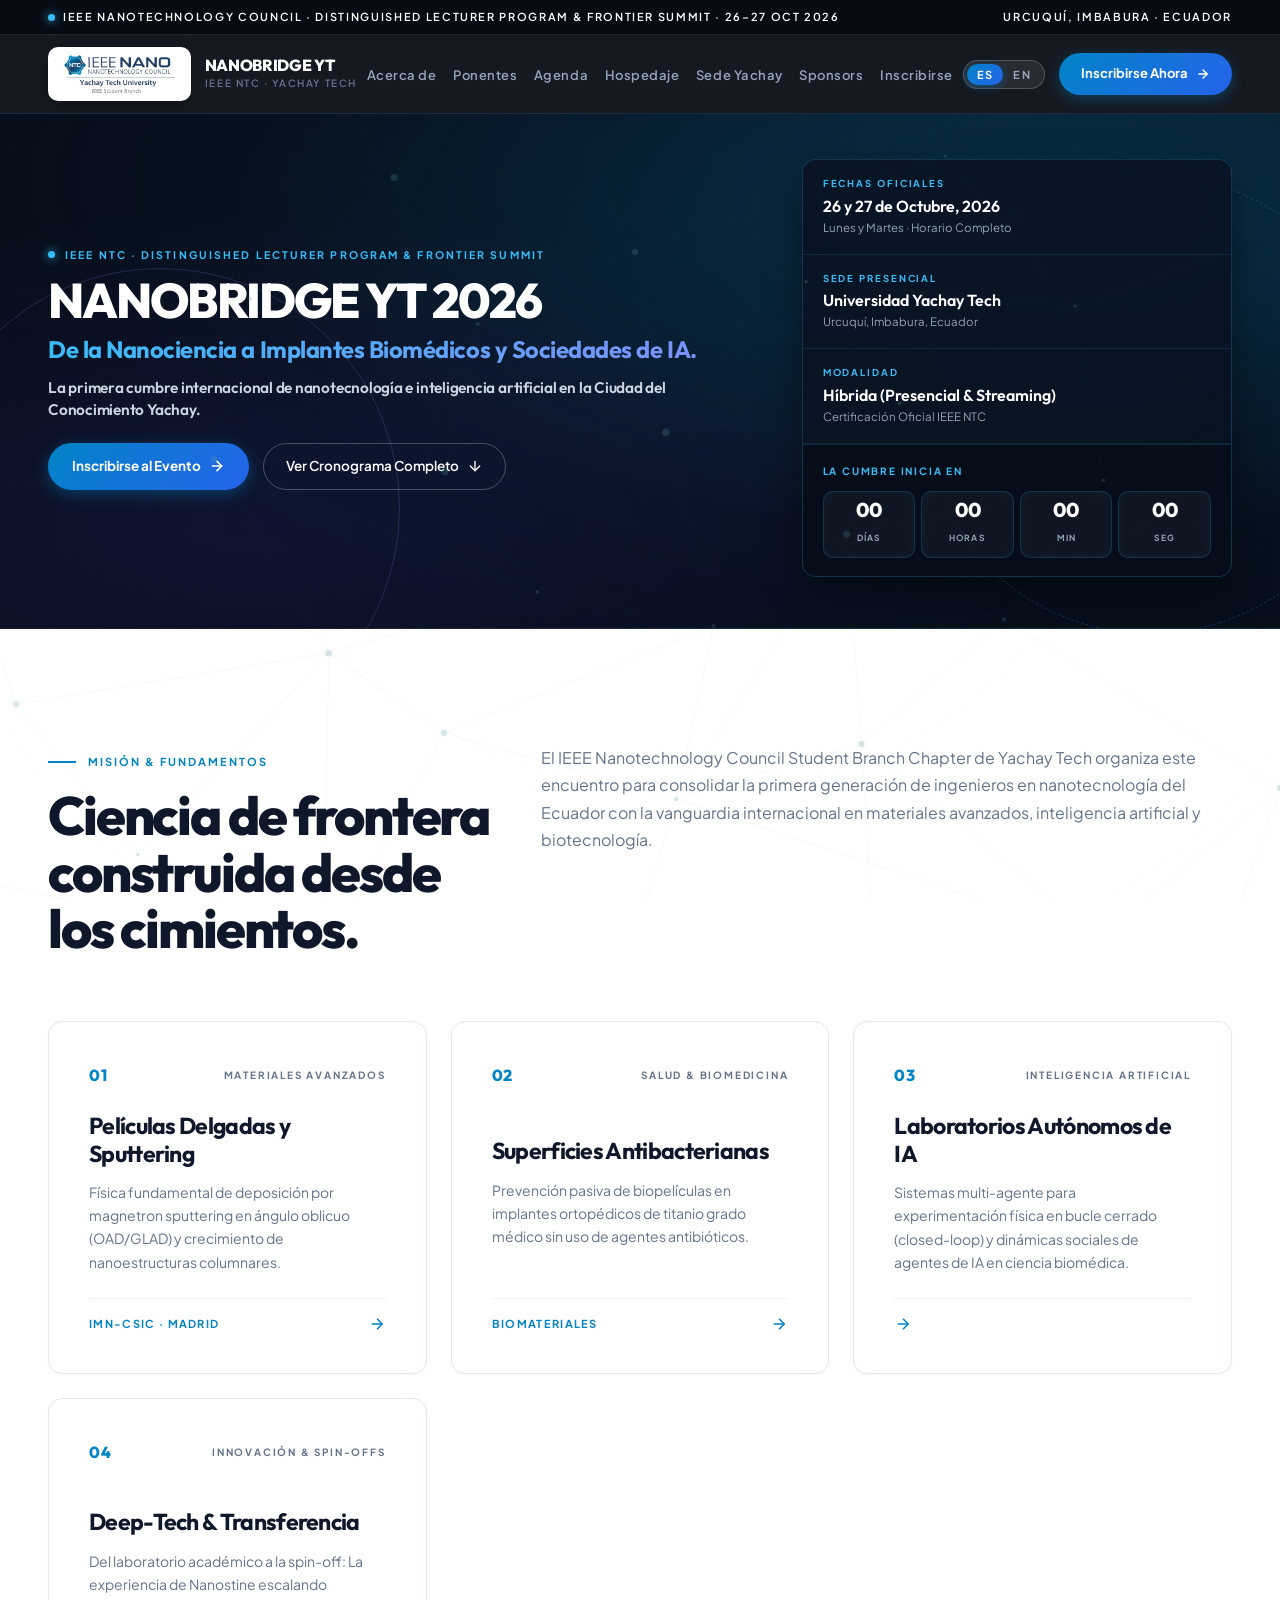
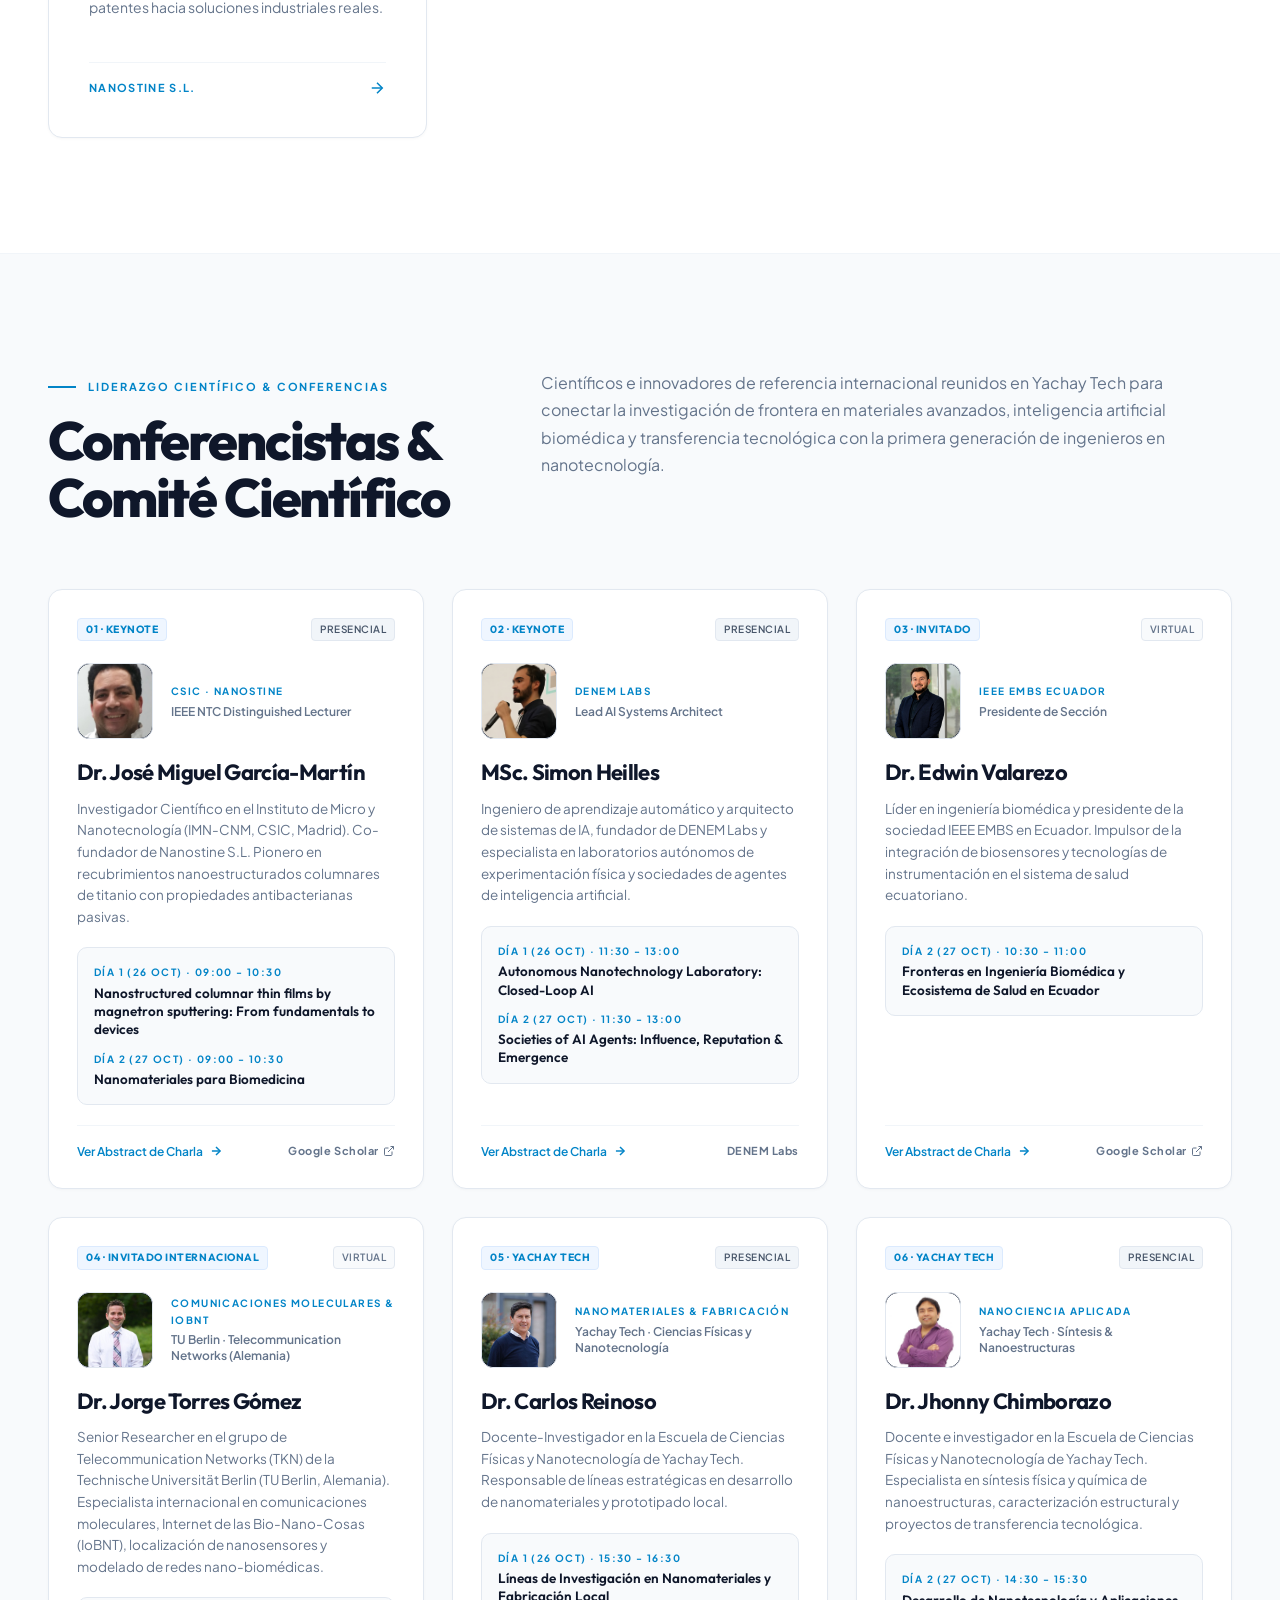
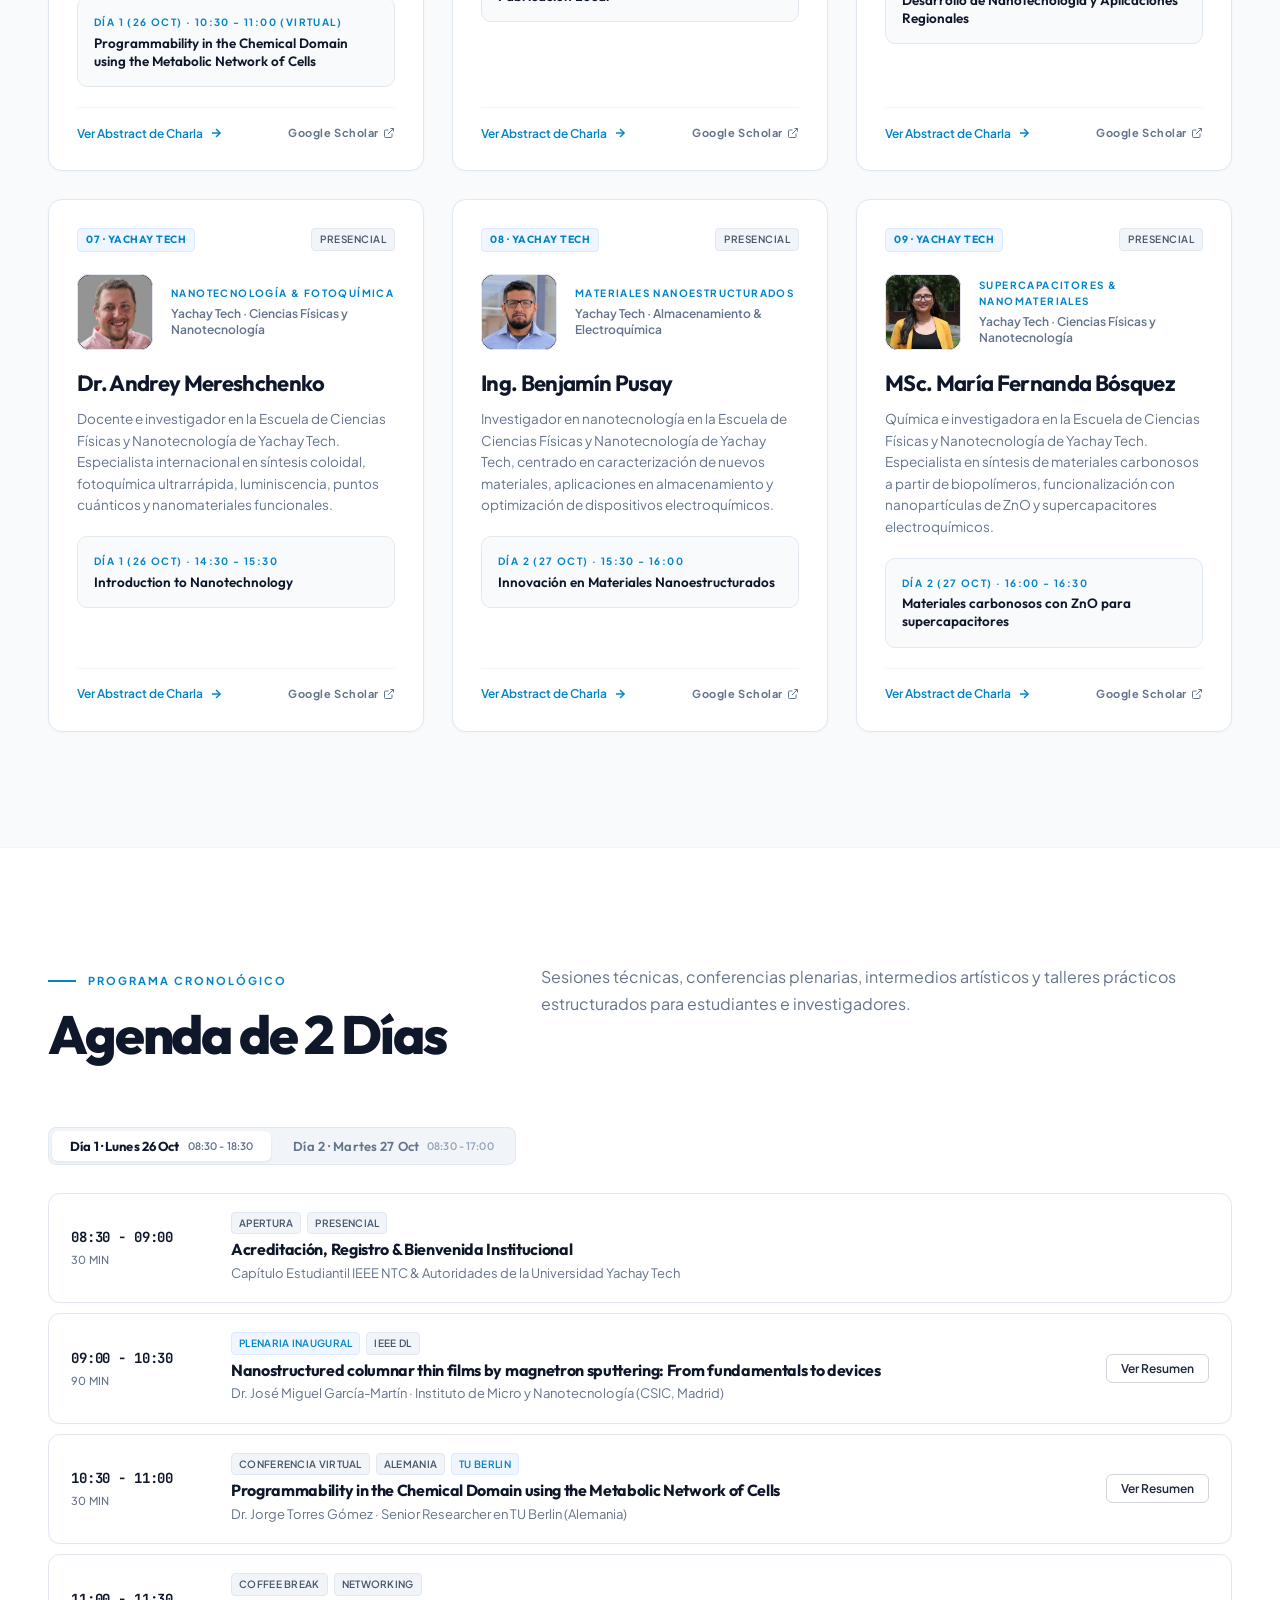
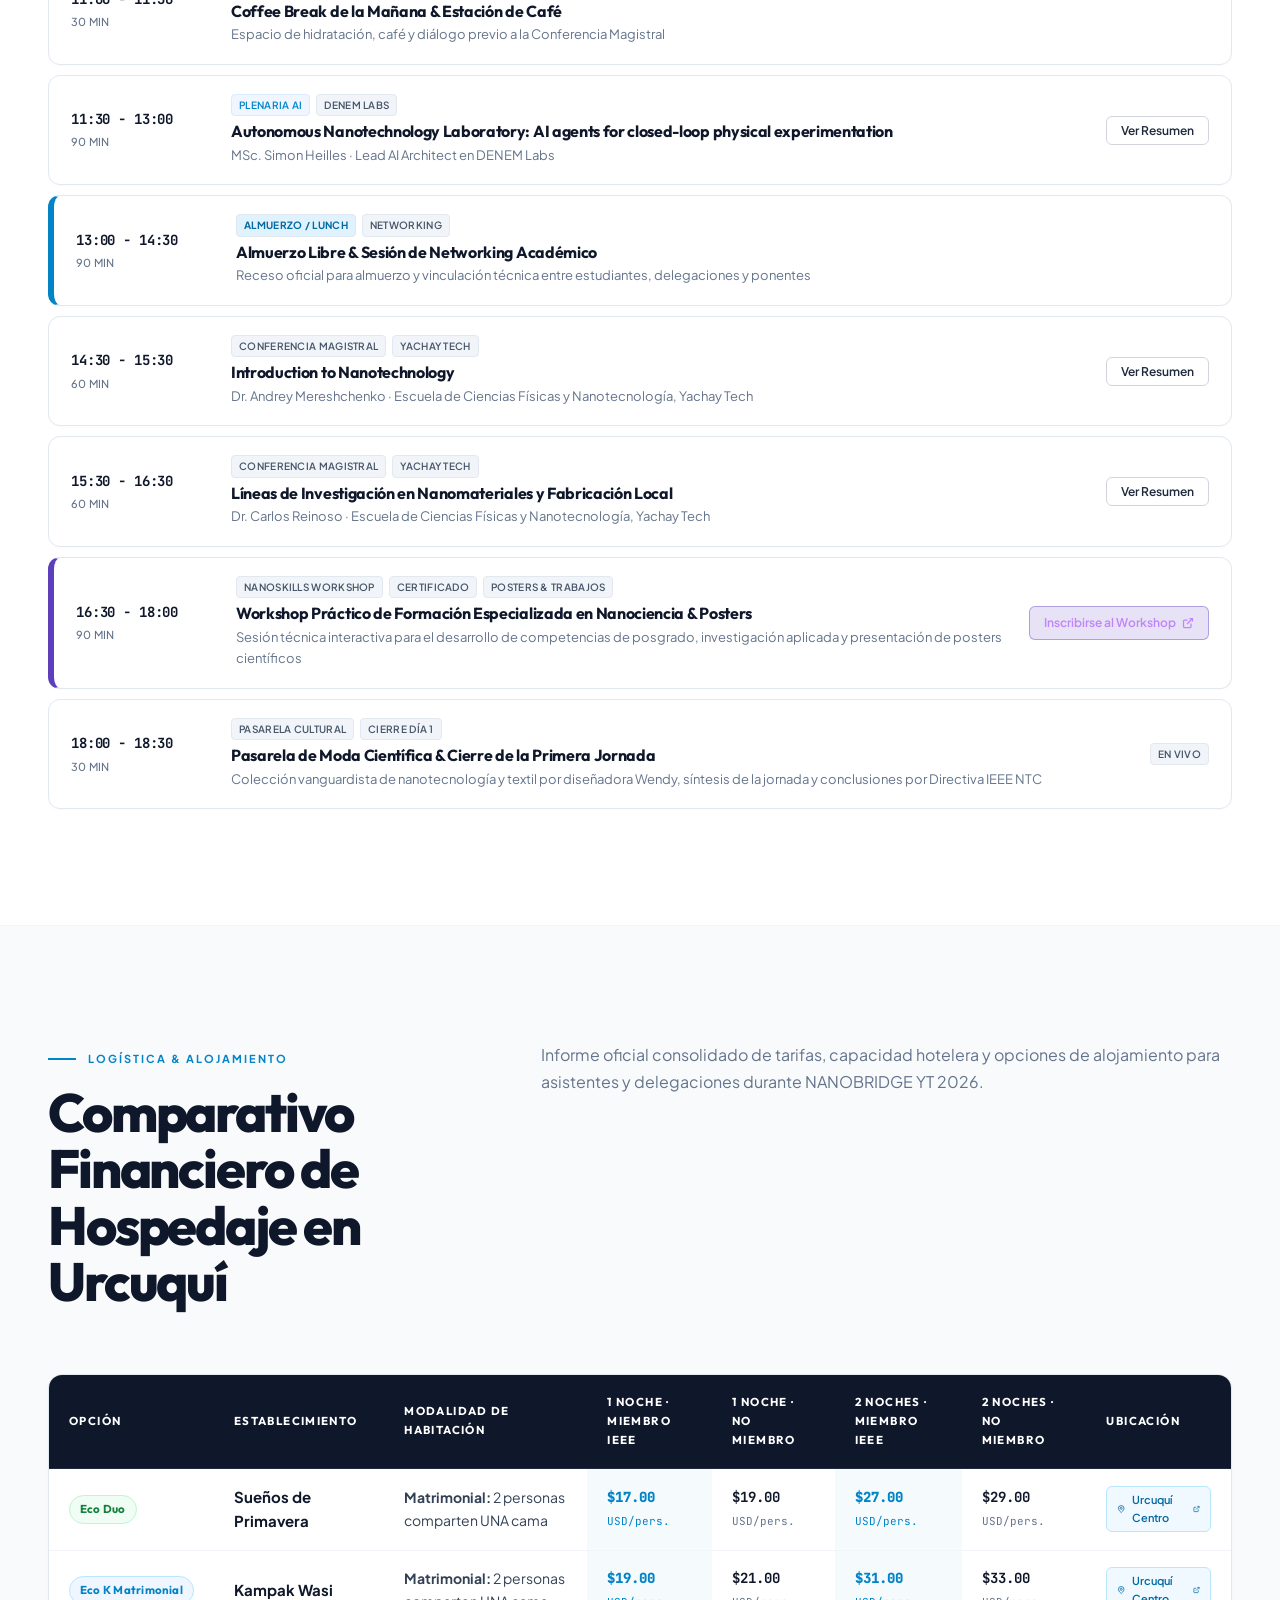
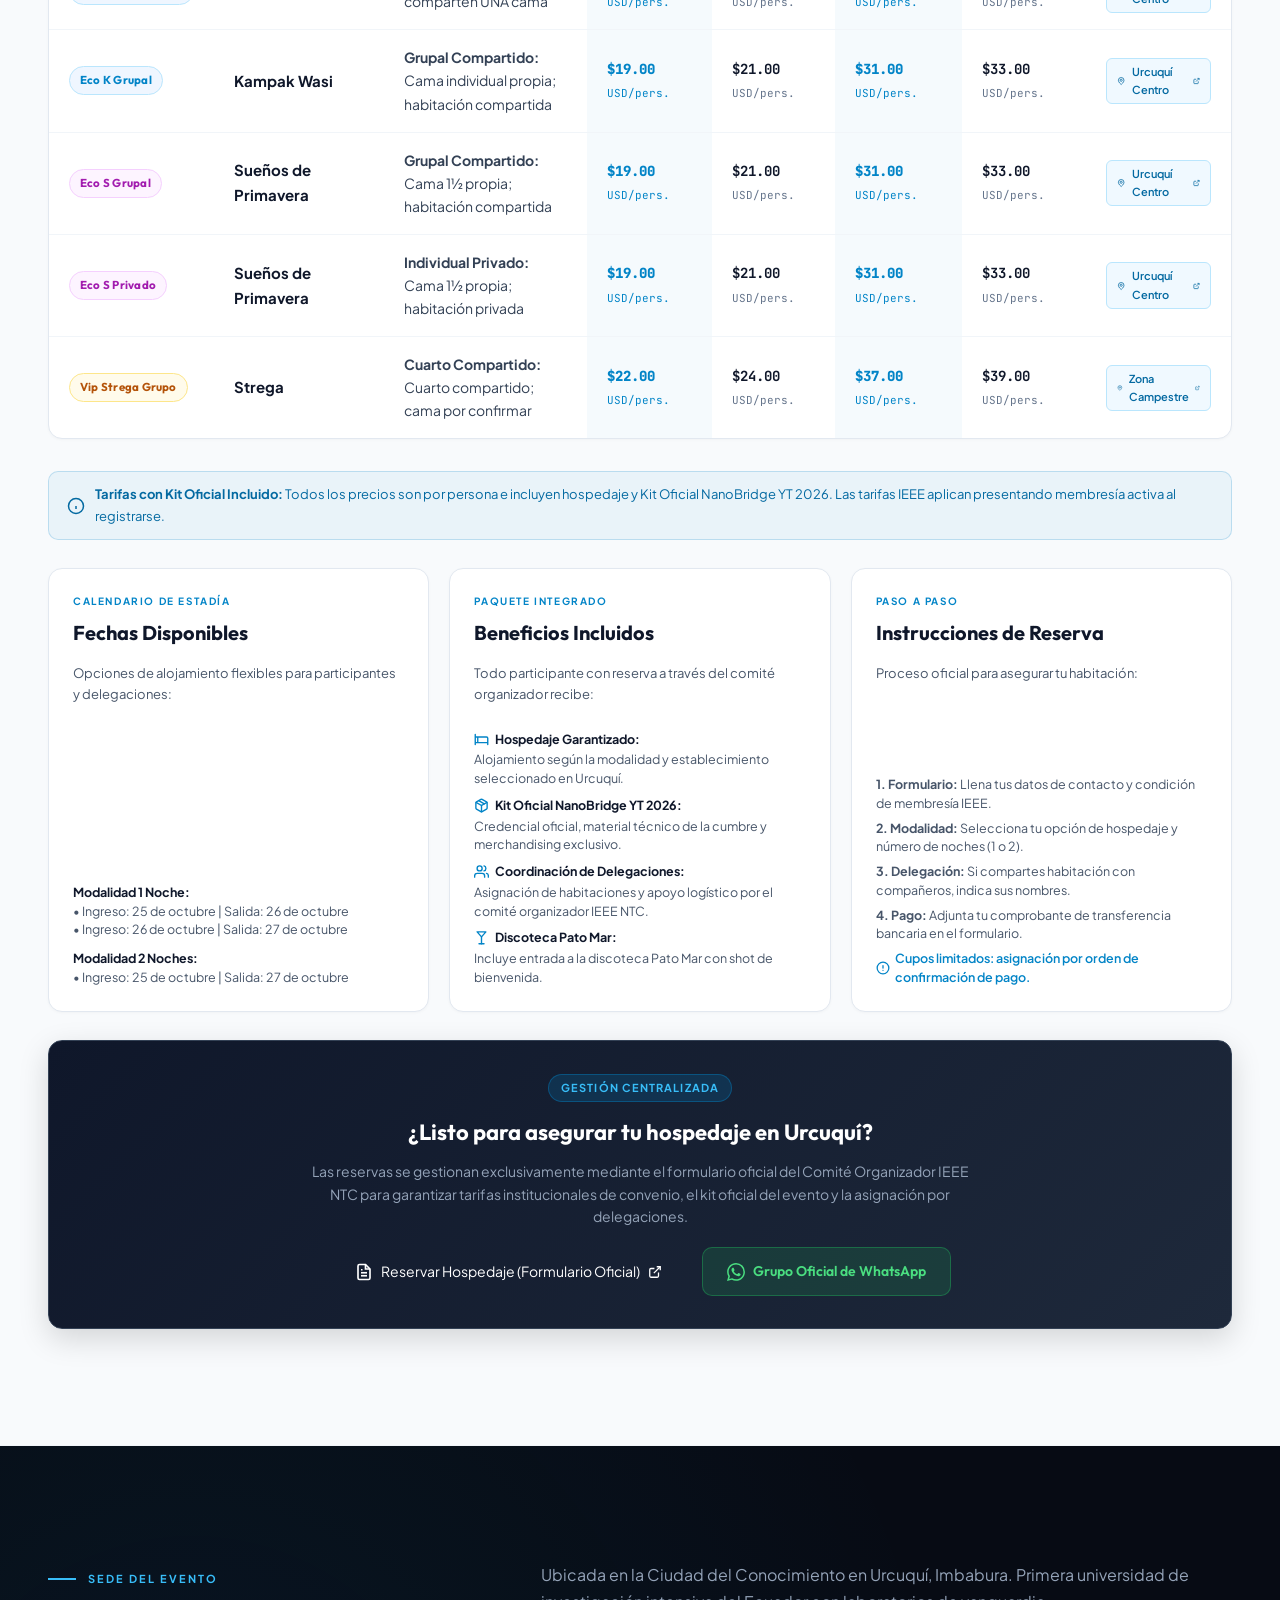
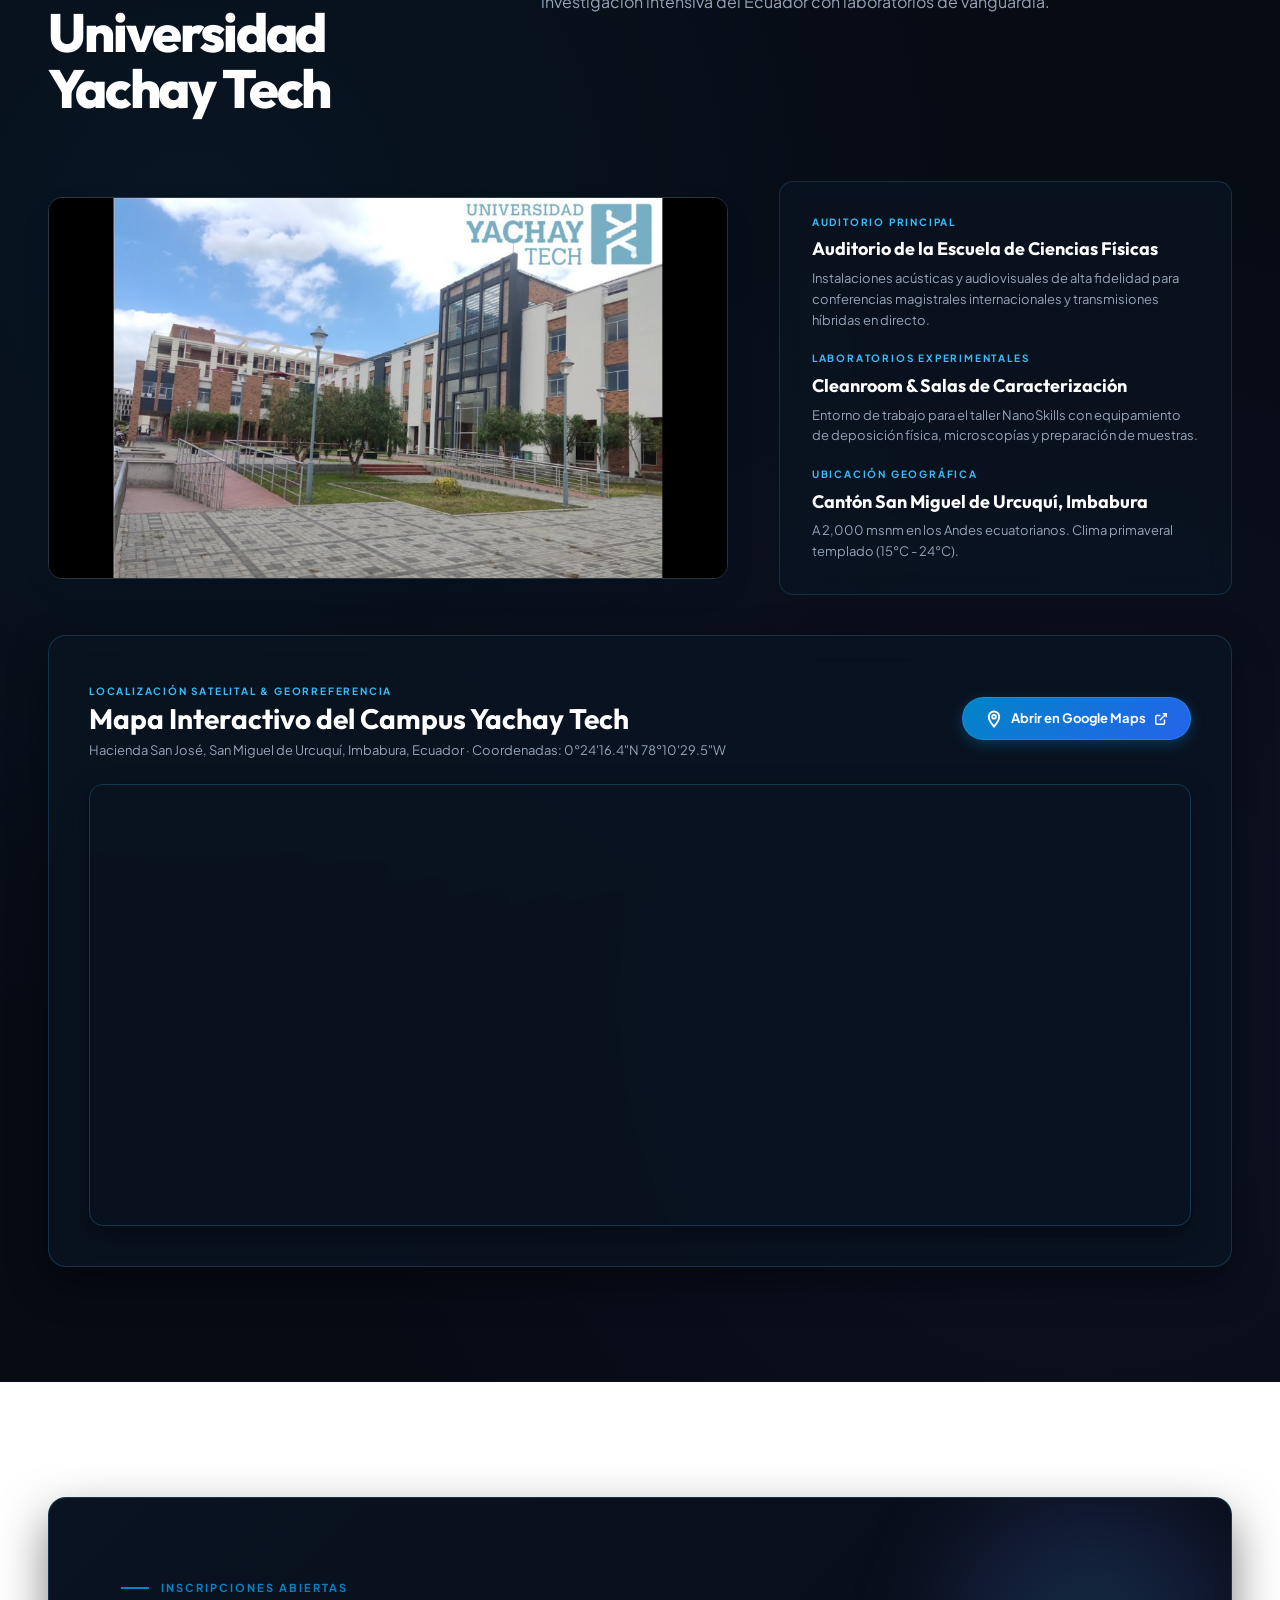
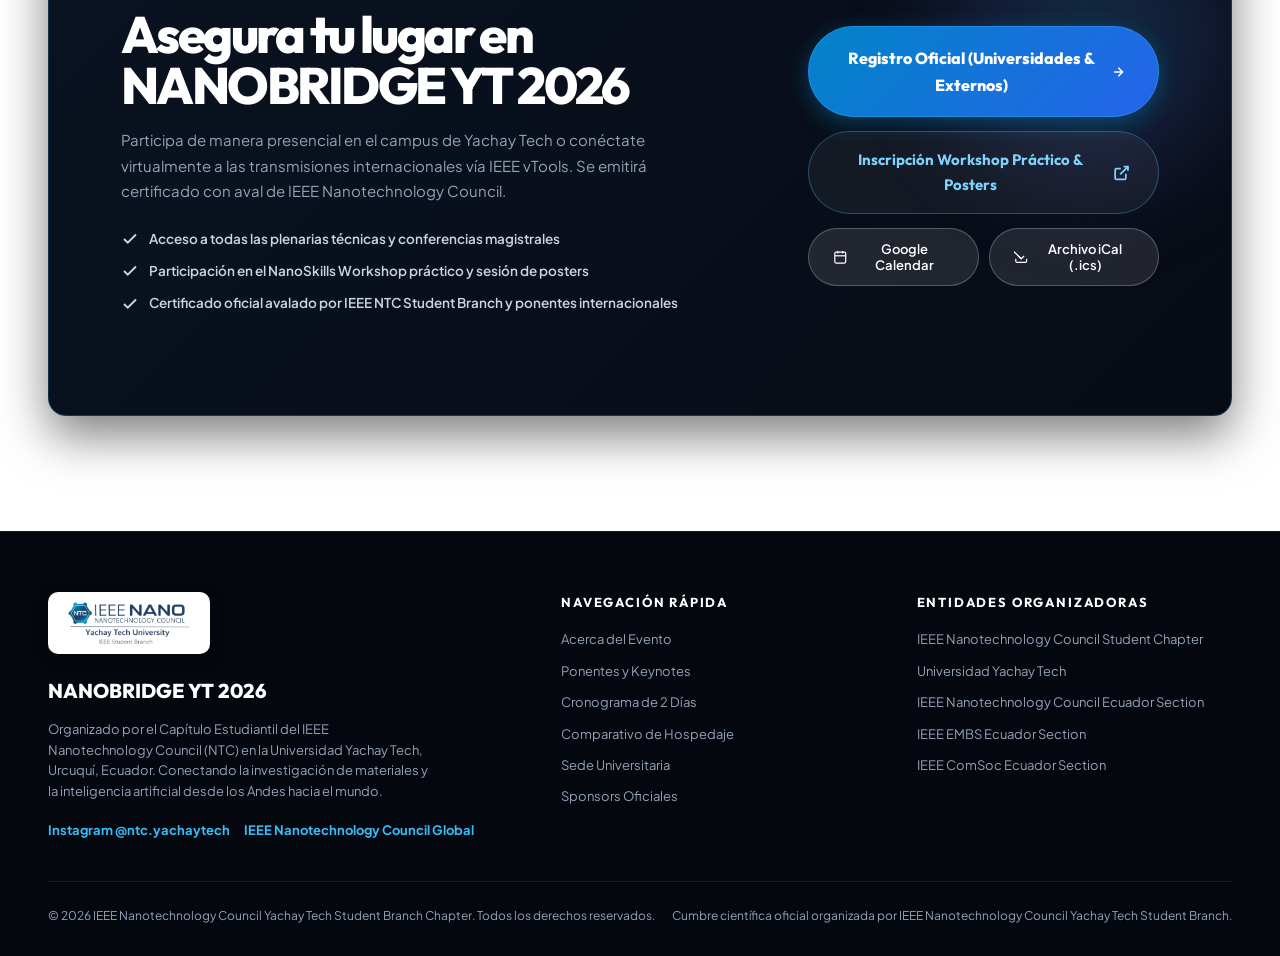
<file: index.html>
<!DOCTYPE html>
<html lang="es">
<head>
  <meta charset="UTF-8">
  <meta name="viewport" content="width=device-width, initial-scale=1.0">
  <title>NANOBRIDGE YT 2026 | IEEE Nanotechnology Council Distinguished Lecturer Program</title>
  <meta name="description" content="NANOBRIDGE YT 2026: Cumbre de Nanociencia, Implantes Biomédicos y Sociedades de IA con Dr. José Miguel García-Martín (CSIC) y MSc. Simon Heilles (DENEM Labs) en Universidad Yachay Tech.">
  <meta name="keywords" content="IEEE, Nanotechnology Council, Yachay Tech, CSIC, DENEM Labs, José Miguel García-Martín, Simon Heilles, biomédica, inteligencia artificial, nanotecnología">
  <meta name="author" content="IEEE Nanotechnology Council - Yachay Tech Student Branch">

  <!-- Open Graph / Meta -->
  <meta property="og:title" content="NANOBRIDGE YT 2026 | IEEE NTC Distinguished Lecturer Program">
  <meta property="og:description" content="Frontier Nanoscience, Biomedical Implants & Societies of AI Agents. 26-27 de Octubre, 2026 · Yachay Tech University, Ecuador.">
  <meta property="og:type" content="website">
  <meta property="og:image" content="assets/ieee-ntc-official-trimmed.png">

  <!-- Favicon -->
  <link rel="icon" type="image/svg+xml" href="assets/ieee-ntc-official-trimmed.svg">

  <!-- Stylesheet -->
  <link rel="stylesheet" href="styles.css?v=3.7">
</head>
<body>

  <!-- Background Interactive Mesh & Pointer Aura -->
  <canvas id="mesh-canvas" aria-hidden="true"></canvas>
  <div class="ambient-aura" aria-hidden="true"></div>

  <!-- Top Notification Bar -->
  <div class="top-notice-bar">
    <div class="container notice-inner">
      <div class="notice-left">
        <span class="notice-dot"></span>
        <span data-i18n="top-notice">IEEE Nanotechnology Council · Distinguished Lecturer Program & Frontier Summit · 26–27 Oct 2026</span>
      </div>
      <div class="notice-right">
        <span>Urcuquí, Imbabura · Ecuador</span>
      </div>
    </div>
  </div>

  <!-- Main Navigation Header -->
  <header class="main-header" id="main-header">
    <div class="container nav-wrapper">
      <div class="brand-group">
        <a href="#hero" class="brand-badge" aria-label="NANOBRIDGE YT 2026 - Inicio">
          <div class="brand-logo-badge">
            <img src="assets/ieee-ntc-official-trimmed.png" alt="IEEE Nanotechnology Council · Yachay Tech Student Branch" class="brand-logo-img">
          </div>
          <div class="brand-text-block">
            <span class="brand-tag">NANOBRIDGE YT</span>
            <span class="brand-sub">IEEE NTC · Yachay Tech</span>
          </div>
        </a>
      </div>

      <!-- Desktop Menu Links -->
      <nav aria-label="Navegación Principal">
        <ul class="nav-menu">
          <li><a href="#about" class="nav-link" data-i18n="nav-about">Acerca de</a></li>
          <li><a href="#speakers" class="nav-link" data-i18n="nav-speakers">Ponentes</a></li>
          <li><a href="#schedule" class="nav-link" data-i18n="nav-schedule">Agenda</a></li>
          <li><a href="#lodging" class="nav-link" data-i18n="nav-lodging">Hospedaje</a></li>
          <li><a href="#venue" class="nav-link" data-i18n="nav-venue">Sede Yachay</a></li>
          <li><a href="sponsors.html" class="nav-link" data-i18n="nav-sponsors">Sponsors</a></li>
          <li><a href="#registration" class="nav-link" data-i18n="nav-register">Inscribirse</a></li>
        </ul>
      </nav>

      <!-- Language & CTA Actions -->
      <div class="nav-actions">
        <div class="lang-toggle" aria-label="Seleccionar idioma">
          <button type="button" class="lang-btn active lang-btn-es" id="lang-btn-es">ES</button>
          <button type="button" class="lang-btn lang-btn-en" id="lang-btn-en">EN</button>
        </div>
        <a href="#registration" class="btn-header-cta" data-i18n="cta-register">
          <span>Inscribirse Ahora</span>
          <svg width="14" height="14" viewBox="0 0 24 24" fill="none" stroke="currentColor" stroke-width="2.5" stroke-linecap="round" stroke-linejoin="round"><path d="M5 12h14"></path><path d="m12 5 7 7-7 7"></path></svg>
        </a>
        <button type="button" class="mobile-hamburger" id="mobile-hamburger" aria-label="Abrir Menú">
          <span></span><span></span><span></span>
        </button>
      </div>
    </div>
  </header>

  <!-- Mobile Drawer Menu -->
  <div class="mobile-nav-drawer" id="mobile-nav-drawer">
    <div class="lang-toggle" style="margin-bottom: 16px; align-self: flex-start;" aria-label="Seleccionar idioma">
      <button type="button" class="lang-btn active lang-btn-es" id="lang-btn-es-mobile">ES</button>
      <button type="button" class="lang-btn lang-btn-en" id="lang-btn-en-mobile">EN</button>
    </div>
    <a href="#about" class="nav-link" data-i18n="nav-about">Acerca de</a>
    <a href="#speakers" class="nav-link" data-i18n="nav-speakers">Ponentes</a>
    <a href="#schedule" class="nav-link" data-i18n="nav-schedule">Agenda</a>
    <a href="#lodging" class="nav-link" data-i18n="nav-lodging">Hospedaje</a>
    <a href="#venue" class="nav-link" data-i18n="nav-venue">Sede Yachay</a>
    <a href="sponsors.html" class="nav-link" data-i18n="nav-sponsors">Sponsors</a>
    <a href="#registration" class="nav-link" data-i18n="nav-register">Inscribirse</a>
  </div>

  <main>

    <!-- ============================================================
         HERO SECTION (MIT CRITICAL DATA INSPIRED)
         Deep Teal, Orbital Rings, Pastel Typography & Live Countdown
         ============================================================ -->
    <section class="hero-section" id="hero" data-fellowship-scene="ink">
      <div class="hero-background-aura" aria-hidden="true"></div>
      <div class="hero-orbit-ring-1" aria-hidden="true"></div>
      <div class="hero-orbit-ring-2" aria-hidden="true"></div>

      <div class="container hero-grid">
        <div class="hero-left-col">
          <div class="hero-eyebrow-wrapper">
            <span class="eyebrow-pill"></span>
            <span data-i18n="hero-eyebrow">IEEE NTC · DISTINGUISHED LECTURER PROGRAM & FRONTIER SUMMIT</span>
          </div>

          <h1 class="hero-main-title">
            <span data-i18n="hero-title-main">NANOBRIDGE YT 2026</span>
            <span class="highlight-accent" data-i18n="hero-title-sub">De la Nanociencia a Implantes Biomédicos y Sociedades de IA.</span>
          </h1>

          <p class="hero-tagline" data-i18n="hero-tagline">
            La primera cumbre internacional de nanotecnología e inteligencia artificial en la Ciudad del Conocimiento Yachay.
          </p>

          <div class="hero-cta-group">
            <a href="#registration" class="btn-primary-pill">
              <span data-i18n="hero-btn-register">Inscribirse al Evento</span>
              <svg width="16" height="16" viewBox="0 0 24 24" fill="none" stroke="currentColor" stroke-width="2.5" stroke-linecap="round" stroke-linejoin="round"><path d="M5 12h14"></path><path d="m12 5 7 7-7 7"></path></svg>
            </a>
            <a href="#schedule" class="btn-outline-pill">
              <span data-i18n="hero-btn-schedule">Ver Cronograma Completo</span>
              <svg width="16" height="16" viewBox="0 0 24 24" fill="none" stroke="currentColor" stroke-width="2" stroke-linecap="round" stroke-linejoin="round"><path d="M12 5v14"></path><path d="m19 12-7 7-7-7"></path></svg>
            </a>
          </div>
        </div>

        <!-- Hero Right Panel: Summit Metadata & Countdown -->
        <div class="hero-right-col">
          <div class="hero-meta-panel">
            <div class="meta-box">
              <p class="meta-label" data-i18n="hero-meta-dates-label">Fechas Oficiales</p>
              <p class="meta-value" data-i18n="hero-meta-dates-val">26 y 27 de Octubre, 2026</p>
              <p class="meta-subtext" data-i18n="hero-meta-dates-sub">Lunes y Martes · Horario Completo</p>
            </div>

            <div class="meta-box">
              <p class="meta-label" data-i18n="hero-meta-venue-label">Sede Presencial</p>
              <p class="meta-value" data-i18n="hero-meta-venue-val">Universidad Yachay Tech</p>
              <p class="meta-subtext" data-i18n="hero-meta-venue-sub">Urcuquí, Imbabura, Ecuador</p>
            </div>

            <div class="meta-box">
              <p class="meta-label" data-i18n="hero-meta-mode-label">Modalidad</p>
              <p class="meta-value" data-i18n="hero-meta-mode-val">Híbrida (Presencial & Streaming)</p>
              <p class="meta-subtext" data-i18n="hero-meta-mode-sub">Certificación Oficial IEEE NTC</p>
            </div>

            <!-- Live Real-Time Countdown -->
            <div class="countdown-block">
              <div class="countdown-header">
                <span class="countdown-title" data-i18n="countdown-title">La cumbre inicia en</span>
              </div>
              <div class="countdown-grid">
                <div class="countdown-unit-box">
                  <span class="countdown-number" id="count-days">00</span>
                  <span class="countdown-label" data-i18n="count-unit-days">Días</span>
                </div>
                <div class="countdown-unit-box">
                  <span class="countdown-number" id="count-hours">00</span>
                  <span class="countdown-label" data-i18n="count-unit-hours">Horas</span>
                </div>
                <div class="countdown-unit-box">
                  <span class="countdown-number" id="count-minutes">00</span>
                  <span class="countdown-label" data-i18n="count-unit-mins">Min</span>
                </div>
                <div class="countdown-unit-box">
                  <span class="countdown-number" id="count-seconds">00</span>
                  <span class="countdown-label" data-i18n="count-unit-secs">Seg</span>
                </div>
              </div>
            </div>
          </div>
        </div>
      </div>
    </section>

    <!-- ============================================================
         ABOUT & PILLARS SECTION (WARM CREAM & PASTEL SAGE)
         Rounded Cards with 01, 02, 03, 04 Indices
         ============================================================ -->
    <section class="section section-white" id="about" data-fellowship-scene="paper">
      <div class="container">
        <div class="section-header-grid">
          <div>
            <div class="section-eyebrow eyebrow-rust">
              <span class="eyebrow-line"></span>
              <span data-i18n="about-eyebrow">Misión & Fundamentos</span>
            </div>
            <h2 class="section-title-large" data-i18n="about-title">
              Ciencia de frontera construida desde los cimientos.
            </h2>
          </div>
          <div>
            <p class="section-lead-text" data-i18n="about-lead">
              El IEEE Nanotechnology Council Student Branch Chapter de Yachay Tech organiza este encuentro para consolidar la primera generación de ingenieros en nanotecnología del Ecuador con la vanguardia internacional en materiales avanzados, inteligencia artificial y biotecnología.
            </p>
          </div>
        </div>

        <div class="pillars-grid">
          <!-- Pillar 1 -->
          <article class="pillar-card">
            <div class="pillar-card-top">
              <span class="pillar-index">01</span>
              <span class="pillar-category" data-i18n="pillar-cat-1">Materiales Avanzados</span>
            </div>
            <div>
              <h3 class="pillar-card-title" data-i18n="pillar-1-title">Películas Delgadas y Sputtering</h3>
              <p class="pillar-card-desc" data-i18n="pillar-1-desc">
                Física fundamental de deposición por magnetron sputtering en ángulo oblicuo (OAD/GLAD) y crecimiento de nanoestructuras columnares.
              </p>
            </div>
            <div class="pillar-card-footer">
              <span>IMN-CSIC · Madrid</span>
              <svg width="18" height="18" viewBox="0 0 24 24" fill="none" stroke="currentColor" stroke-width="2"><path d="M5 12h14"></path><path d="m12 5 7 7-7 7"></path></svg>
            </div>
          </article>

          <!-- Pillar 2 -->
          <article class="pillar-card">
            <div class="pillar-card-top">
              <span class="pillar-index">02</span>
              <span class="pillar-category" data-i18n="pillar-cat-2">Salud & Biomedicina</span>
            </div>
            <div>
              <h3 class="pillar-card-title" data-i18n="pillar-2-title">Superficies Antibacterianas</h3>
              <p class="pillar-card-desc" data-i18n="pillar-2-desc">
                Prevención pasiva de biopelículas en implantes ortopédicos de titanio grado médico sin uso de agentes antibióticos.
              </p>
            </div>
            <div class="pillar-card-footer">
              <span data-i18n="pillar-foot-2">Biomateriales</span>
              <svg width="18" height="18" viewBox="0 0 24 24" fill="none" stroke="currentColor" stroke-width="2"><path d="M5 12h14"></path><path d="m12 5 7 7-7 7"></path></svg>
            </div>
          </article>

          <!-- Pillar 3 -->
          <article class="pillar-card">
            <div class="pillar-card-top">
              <span class="pillar-index">03</span>
              <span class="pillar-category" data-i18n="pillar-cat-3">Inteligencia Artificial</span>
            </div>
            <div>
              <h3 class="pillar-card-title" data-i18n="pillar-3-title">Laboratorios Autónomos de IA</h3>
              <p class="pillar-card-desc" data-i18n="pillar-3-desc">
                Sistemas multi-agente para experimentación física en bucle cerrado (closed-loop) y dinámicas sociales de agentes de IA en ciencia biomédica.
              </p>
            </div>
            <div class="pillar-card-footer">
              
              <svg width="18" height="18" viewBox="0 0 24 24" fill="none" stroke="currentColor" stroke-width="2"><path d="M5 12h14"></path><path d="m12 5 7 7-7 7"></path></svg>
            </div>
          </article>

          <!-- Pillar 4 -->
          <article class="pillar-card">
            <div class="pillar-card-top">
              <span class="pillar-index">04</span>
              <span class="pillar-category" data-i18n="pillar-cat-4">Innovación & Spin-Offs</span>
            </div>
            <div>
              <h3 class="pillar-card-title" data-i18n="pillar-4-title">Deep-Tech & Transferencia</h3>
              <p class="pillar-card-desc" data-i18n="pillar-4-desc">
                Del laboratorio académico a la spin-off: La experiencia de Nanostine escalando patentes hacia soluciones industriales reales.
              </p>
            </div>
            <div class="pillar-card-footer">
              <span>Nanostine S.L.</span>
              <svg width="18" height="18" viewBox="0 0 24 24" fill="none" stroke="currentColor" stroke-width="2"><path d="M5 12h14"></path><path d="m12 5 7 7-7 7"></path></svg>
            </div>
          </article>
        </div>
      </div>
    </section>

    <!-- ============================================================
         FEATURED SPEAKERS SECTION: UNIFORM GRID WITH PHOTO FRAMES
         User requirement: Cuadrícula uniforme donde todos los ponentes tengan
         el mismo tamaño de tarjeta y diseño, con marcos de fotos listos.
         ============================================================ -->
    <section class="section section-subtle" id="speakers" data-fellowship-scene="paper">
      <div class="container">
        <div class="section-header-grid">
          <div>
            <div class="section-eyebrow">
              <span class="eyebrow-line"></span>
              <span data-i18n="speakers-eyebrow">Liderazgo Científico & Conferencias</span>
            </div>
            <h2 class="section-title-large" data-i18n="speakers-title">
              Conferencistas & Comité Científico
            </h2>
          </div>
          <div>
            <p class="section-lead-text" data-i18n="speakers-lead">
              Científicos e innovadores de referencia internacional reunidos en Yachay Tech para conectar la investigación de frontera en materiales avanzados, inteligencia artificial biomédica y transferencia tecnológica con la primera generación de ingenieros en nanotecnología.
            </p>
          </div>
        </div>

        <div class="speakers-grid">

          <!-- 01. Dr. José Miguel García-Martín -->
          <article class="speaker-card">
            <div>
              <div class="speaker-card-header">
                <span class="speaker-index-tag">01 · KEYNOTE</span>
                <span class="speaker-modality-badge badge-in-person" data-i18n="badge-in-person">Presencial</span>
              </div>
              <div class="speaker-photo-frame-wrapper">
                <div class="speaker-avatar-frame" aria-label="Foto: Dr. José Miguel García-Martín">
                  <img src="assets/speakers/jose_miguel_garcia_martin.jpg" alt="Dr. José Miguel García-Martín" class="speaker-photo-img" onerror="this.style.display='none';">
                </div>
                <div class="speaker-avatar-meta">
                  <span class="speaker-role-pill" data-i18n="sp-role-1">CSIC · Nanostine</span>
                  <span class="speaker-affiliation-sub" data-i18n="sp-affil-1">IEEE NTC Distinguished Lecturer</span>
                </div>
              </div>
              <h3 class="speaker-name">Dr. José Miguel García-Martín</h3>
              <p class="speaker-bio" data-i18n="sp-bio-1">
                Investigador Científico en el Instituto de Micro y Nanotecnología (IMN-CNM, CSIC, Madrid). Co-fundador de Nanostine S.L. Pionero en recubrimientos nanoestructurados columnares de titanio con propiedades antibacterianas pasivas.
              </p>
              <div class="speaker-talks-container">
                <div class="speaker-talk-item">
                  <span class="speaker-talk-day-tag" data-i18n="sp-talk-day-1-1">Día 1 (26 Oct) · 09:00 - 10:30</span>
                  <p class="speaker-talk-title" data-i18n="sp-talk-title-1-1">Nanostructured columnar thin films by magnetron sputtering: From fundamentals to devices</p>
                </div>
                <div class="speaker-talk-item">
                  <span class="speaker-talk-day-tag" data-i18n="sp-talk-day-1-2">Día 2 (27 Oct) · 09:00 - 10:30</span>
                  <p class="speaker-talk-title" data-i18n="sp-talk-title-1-2">Nanomateriales para Biomedicina</p>
                </div>
              </div>
            </div>
            <div class="speaker-card-actions">
              <button type="button" class="btn-speaker-abstract" data-speaker="garcia-martin" data-i18n="speaker-abstract-btn">
                <span>Ver Abstract de Charla</span>
                <svg width="14" height="14" viewBox="0 0 24 24" fill="none" stroke="currentColor" stroke-width="2.5"><path d="M5 12h14"></path><path d="m12 5 7 7-7 7"></path></svg>
              </button>
              <a href="https://scholar.google.es/citations?user=2smVeaEAAAAJ" target="_blank" rel="noopener" class="speaker-scholar-link">
                <span>Google Scholar</span>
                <svg width="12" height="12" viewBox="0 0 24 24" fill="none" stroke="currentColor" stroke-width="2"><path d="M18 13v6a2 2 0 0 1-2 2H5a2 2 0 0 1-2-2V8a2 2 0 0 1 2-2h6"></path><polyline points="15 3 21 3 21 9"></polyline><line x1="10" y1="14" x2="21" y2="3"></line></svg>
              </a>
            </div>
          </article>

          <!-- 02. MSc. Simon Heilles -->
          <article class="speaker-card">
            <div>
              <div class="speaker-card-header">
                <span class="speaker-index-tag">02 · KEYNOTE</span>
                <span class="speaker-modality-badge badge-in-person" data-i18n="badge-in-person">Presencial</span>
              </div>
              <div class="speaker-photo-frame-wrapper">
                <div class="speaker-avatar-frame" aria-label="Foto: MSc. Simon Heilles">
                  <img src="assets/speakers/simon_heilles.jpg" alt="MSc. Simon Heilles" class="speaker-photo-img" onerror="this.style.display='none';">
                </div>
                <div class="speaker-avatar-meta">
                  <span class="speaker-role-pill" data-i18n="sp-role-2">DENEM Labs</span>
                  <span class="speaker-affiliation-sub" data-i18n="sp-affil-2">Lead AI Systems Architect</span>
                </div>
              </div>
              <h3 class="speaker-name">MSc. Simon Heilles</h3>
              <p class="speaker-bio" data-i18n="sp-bio-2">
                Ingeniero de aprendizaje automático y arquitecto de sistemas de IA, fundador de DENEM Labs y especialista en laboratorios autónomos de experimentación física y sociedades de agentes de inteligencia artificial.
              </p>
              <div class="speaker-talks-container">
                <div class="speaker-talk-item">
                  <span class="speaker-talk-day-tag" data-i18n="sp-talk-day-2-1">Día 1 (26 Oct) · 11:30 - 13:00</span>
                  <p class="speaker-talk-title" data-i18n="sp-talk-title-2-1">Autonomous Nanotechnology Laboratory: Closed-Loop AI</p>
                </div>
                <div class="speaker-talk-item">
                  <span class="speaker-talk-day-tag" data-i18n="sp-talk-day-2-2">Día 2 (27 Oct) · 11:30 - 13:00</span>
                  <p class="speaker-talk-title" data-i18n="sp-talk-title-2-2">Societies of AI Agents: Influence, Reputation & Emergence</p>
                </div>
              </div>
            </div>
            <div class="speaker-card-actions">
              <button type="button" class="btn-speaker-abstract" data-speaker="simon-heilles" data-i18n="speaker-abstract-btn">
                <span>Ver Abstract de Charla</span>
                <svg width="14" height="14" viewBox="0 0 24 24" fill="none" stroke="currentColor" stroke-width="2.5"><path d="M5 12h14"></path><path d="m12 5 7 7-7 7"></path></svg>
              </button>
              <span class="speaker-scholar-link">DENEM Labs</span>
            </div>
          </article>

          <!-- 03. Dr. Edwin Valarezo -->
          <article class="speaker-card">
            <div>
              <div class="speaker-card-header">
                <span class="speaker-index-tag">03 · INVITADO</span>
                <span class="speaker-modality-badge badge-virtual" data-i18n="badge-virtual">Virtual</span>
              </div>
              <div class="speaker-photo-frame-wrapper">
                <div class="speaker-avatar-frame" aria-label="Foto: Dr. Edwin Valarezo">
                  <img src="assets/speakers/edwin_valarezo.jpg" alt="Dr. Edwin Valarezo" class="speaker-photo-img" onerror="this.style.display='none';">
                </div>
                <div class="speaker-avatar-meta">
                  <span class="speaker-role-pill" data-i18n="sp-role-3">IEEE EMBS Ecuador</span>
                  <span class="speaker-affiliation-sub" data-i18n="sp-affil-3">Presidente de Sección</span>
                </div>
              </div>
              <h3 class="speaker-name">Dr. Edwin Valarezo</h3>
              <p class="speaker-bio" data-i18n="sp-bio-3">
                Líder en ingeniería biomédica y presidente de la sociedad IEEE EMBS en Ecuador. Impulsor de la integración de biosensores y tecnologías de instrumentación en el sistema de salud ecuatoriano.
              </p>
              <div class="speaker-talks-container">
                <div class="speaker-talk-item">
                  <span class="speaker-talk-day-tag" data-i18n="sp-talk-day-3-1">Día 2 (27 Oct) · 10:30 - 11:00</span>
                  <p class="speaker-talk-title" data-i18n="sp-talk-title-3-1">Fronteras en Ingeniería Biomédica y Ecosistema de Salud en Ecuador</p>
                </div>
              </div>
            </div>
            <div class="speaker-card-actions">
              <button type="button" class="btn-speaker-abstract" data-speaker="edwin-valarezo" data-i18n="speaker-abstract-btn">
                <span>Ver Abstract de Charla</span>
                <svg width="14" height="14" viewBox="0 0 24 24" fill="none" stroke="currentColor" stroke-width="2.5"><path d="M5 12h14"></path><path d="m12 5 7 7-7 7"></path></svg>
              </button>
              <a href="https://scholar.google.com/citations?user=GLpno30AAAAJ&hl=en" target="_blank" rel="noopener" class="speaker-scholar-link">
                <span>Google Scholar</span>
                <svg width="12" height="12" viewBox="0 0 24 24" fill="none" stroke="currentColor" stroke-width="2"><path d="M18 13v6a2 2 0 0 1-2 2H5a2 2 0 0 1-2-2V8a2 2 0 0 1 2-2h6"></path><polyline points="15 3 21 3 21 9"></polyline><line x1="10" y1="14" x2="21" y2="3"></line></svg>
              </a>
            </div>
          </article>

          <!-- 04. Dr. Jorge Torres -->
          <article class="speaker-card">
            <div>
              <div class="speaker-card-header">
                <span class="speaker-index-tag">04 · INVITADO INTERNACIONAL</span>
                <span class="speaker-modality-badge badge-virtual" data-i18n="badge-virtual">Virtual</span>
              </div>
              <div class="speaker-photo-frame-wrapper">
                <div class="speaker-avatar-frame" aria-label="Foto: Dr. Jorge Torres Gómez">
                  <img src="assets/speakers/jorge_torres.jpg" alt="Dr. Jorge Torres Gómez" class="speaker-photo-img" onerror="this.style.display='none';">
                </div>
                <div class="speaker-avatar-meta">
                  <span class="speaker-role-pill" data-i18n="sp-role-4">Comunicaciones Moleculares & IoBNT</span>
                  <span class="speaker-affiliation-sub" data-i18n="sp-affil-4">TU Berlin · Telecommunication Networks (Alemania)</span>
                </div>
              </div>
              <h3 class="speaker-name">Dr. Jorge Torres Gómez</h3>
              <p class="speaker-bio" data-i18n="sp-bio-4">
                Senior Researcher en el grupo de Telecommunication Networks (TKN) de la Technische Universität Berlin (TU Berlin, Alemania). Especialista internacional en comunicaciones moleculares, el Internet de las Bio-Nano-Cosas (IoBNT) y nanosensores.
              </p>
              <div class="speaker-talks-container">
                <div class="speaker-talk-item">
                  <span class="speaker-talk-day-tag" data-i18n="sp-talk-day-4-1">Día 1 (26 Oct) · 10:30 - 11:00 (Virtual)</span>
                  <p class="speaker-talk-title" data-i18n="sp-talk-title-4-1">Programmability in the Chemical Domain using the Metabolic Network of Cells</p>
                </div>
              </div>
            </div>
            <div class="speaker-card-actions">
              <button type="button" class="btn-speaker-abstract" data-speaker="jorge-torres" data-i18n="speaker-abstract-btn">
                <span>Ver Abstract de Charla</span>
                <svg width="14" height="14" viewBox="0 0 24 24" fill="none" stroke="currentColor" stroke-width="2.5"><path d="M5 12h14"></path><path d="m12 5 7 7-7 7"></path></svg>
              </button>
              <a href="https://scholar.google.com/citations?user=divox00AAAAJ&hl=en" target="_blank" rel="noopener" class="speaker-scholar-link">
                <span>Google Scholar</span>
                <svg width="12" height="12" viewBox="0 0 24 24" fill="none" stroke="currentColor" stroke-width="2"><path d="M18 13v6a2 2 0 0 1-2 2H5a2 2 0 0 1-2-2V8a2 2 0 0 1 2-2h6"></path><polyline points="15 3 21 3 21 9"></polyline><line x1="10" y1="14" x2="21" y2="3"></line></svg>
              </a>
            </div>
          </article>

          <!-- 05. Dr. Carlos Reinoso -->
          <article class="speaker-card">
            <div>
              <div class="speaker-card-header">
                <span class="speaker-index-tag">05 · YACHAY TECH</span>
                <span class="speaker-modality-badge badge-in-person" data-i18n="badge-in-person">Presencial</span>
              </div>
              <div class="speaker-photo-frame-wrapper">
                <div class="speaker-avatar-frame" aria-label="Foto: Dr. Carlos Reinoso">
                  <img src="assets/speakers/carlos_reinoso.jpg" alt="Dr. Carlos Reinoso" class="speaker-photo-img" onerror="this.style.display='none';">
                </div>
                <div class="speaker-avatar-meta">
                  <span class="speaker-role-pill" data-i18n="sp-role-5">Nanomateriales & Fabricación</span>
                  <span class="speaker-affiliation-sub" data-i18n="sp-affil-5">Yachay Tech · Ciencias Físicas y Nanotecnología</span>
                </div>
              </div>
              <h3 class="speaker-name">Dr. Carlos Reinoso</h3>
              <p class="speaker-bio" data-i18n="sp-bio-5">
                Docente-Investigador en la Escuela de Ciencias Físicas y Nanotecnología de Yachay Tech. Responsable de líneas estratégicas en desarrollo de nanomateriales y prototipado local.
              </p>
              <div class="speaker-talks-container">
                <div class="speaker-talk-item">
                  <span class="speaker-talk-day-tag" data-i18n="sp-talk-day-5-1">Día 1 (26 Oct) · 15:30 - 16:30</span>
                  <p class="speaker-talk-title" data-i18n="sp-talk-title-5-1">Líneas de Investigación en Nanomateriales y Fabricación Local</p>
                </div>
              </div>
            </div>
            <div class="speaker-card-actions">
              <button type="button" class="btn-speaker-abstract" data-speaker="carlos-reinoso" data-i18n="speaker-abstract-btn">
                <span>Ver Abstract de Charla</span>
                <svg width="14" height="14" viewBox="0 0 24 24" fill="none" stroke="currentColor" stroke-width="2.5"><path d="M5 12h14"></path><path d="m12 5 7 7-7 7"></path></svg>
              </button>
              <a href="https://scholar.google.com/citations?user=nTv8loEAAAAJ&hl=en" target="_blank" rel="noopener" class="speaker-scholar-link">
                <span>Google Scholar</span>
                <svg width="12" height="12" viewBox="0 0 24 24" fill="none" stroke="currentColor" stroke-width="2"><path d="M18 13v6a2 2 0 0 1-2 2H5a2 2 0 0 1-2-2V8a2 2 0 0 1 2-2h6"></path><polyline points="15 3 21 3 21 9"></polyline><line x1="10" y1="14" x2="21" y2="3"></line></svg>
              </a>
            </div>
          </article>

          <!-- 06. Dr. Jhonny Chimborazo -->
          <article class="speaker-card">
            <div>
              <div class="speaker-card-header">
                <span class="speaker-index-tag">06 · YACHAY TECH</span>
                <span class="speaker-modality-badge badge-in-person" data-i18n="badge-in-person">Presencial</span>
              </div>
              <div class="speaker-photo-frame-wrapper">
                <div class="speaker-avatar-frame" aria-label="Foto: Dr. Jhonny Chimborazo">
                  <img src="assets/speakers/jhonny_chimborazo.jpg" alt="Dr. Jhonny Chimborazo" class="speaker-photo-img" onerror="this.style.display='none';">
                </div>
                <div class="speaker-avatar-meta">
                  <span class="speaker-role-pill" data-i18n="sp-role-6">Nanociencia Aplicada</span>
                  <span class="speaker-affiliation-sub" data-i18n="sp-affil-6">Yachay Tech · Síntesis & Nanoestructuras</span>
                </div>
              </div>
              <h3 class="speaker-name">Dr. Jhonny Chimborazo</h3>
              <p class="speaker-bio" data-i18n="sp-bio-6">
                Docente e investigador en la Escuela de Ciencias Físicas y Nanotecnología de Yachay Tech. Especialista en síntesis física y química de nanoestructuras, caracterización estructural y proyectos de transferencia tecnológica.
              </p>
              <div class="speaker-talks-container">
                <div class="speaker-talk-item">
                  <span class="speaker-talk-day-tag" data-i18n="sp-talk-day-6-1">Día 2 (27 Oct) · 14:30 - 15:30</span>
                  <p class="speaker-talk-title" data-i18n="sp-talk-title-6-1">Desarrollo de Nanotecnología y Aplicaciones Regionales</p>
                </div>
              </div>
            </div>
            <div class="speaker-card-actions">
              <button type="button" class="btn-speaker-abstract" data-speaker="jhonny-chimborazo" data-i18n="speaker-abstract-btn">
                <span>Ver Abstract de Charla</span>
                <svg width="14" height="14" viewBox="0 0 24 24" fill="none" stroke="currentColor" stroke-width="2.5"><path d="M5 12h14"></path><path d="m12 5 7 7-7 7"></path></svg>
              </button>
              <a href="https://scholar.google.com/citations?user=mZPWIgsAAAAJ&hl=es" target="_blank" rel="noopener" class="speaker-scholar-link">
                <span>Google Scholar</span>
                <svg width="12" height="12" viewBox="0 0 24 24" fill="none" stroke="currentColor" stroke-width="2"><path d="M18 13v6a2 2 0 0 1-2 2H5a2 2 0 0 1-2-2V8a2 2 0 0 1 2-2h6"></path><polyline points="15 3 21 3 21 9"></polyline><line x1="10" y1="14" x2="21" y2="3"></line></svg>
              </a>
            </div>
          </article>

          <!-- 07. Dr. Andrey Mereshchenko -->
          <article class="speaker-card">
            <div>
              <div class="speaker-card-header">
                <span class="speaker-index-tag">07 · YACHAY TECH</span>
                <span class="speaker-modality-badge badge-in-person" data-i18n="badge-in-person">Presencial</span>
              </div>
              <div class="speaker-photo-frame-wrapper">
                <div class="speaker-avatar-frame" aria-label="Foto: Dr. Andrey Mereshchenko">
                  <img src="assets/speakers/andrey_mereshchenko.jpg" alt="Dr. Andrey Mereshchenko" class="speaker-photo-img" onerror="this.style.display='none';">
                </div>
                <div class="speaker-avatar-meta">
                  <span class="speaker-role-pill" data-i18n="sp-role-7">Nanotecnología & Fotoquímica</span>
                  <span class="speaker-affiliation-sub" data-i18n="sp-affil-7">Yachay Tech · Ciencias Físicas y Nanotecnología</span>
                </div>
              </div>
              <h3 class="speaker-name">Dr. Andrey Mereshchenko</h3>
              <p class="speaker-bio" data-i18n="sp-bio-7">
                Docente e investigador en la Escuela de Ciencias Físicas y Nanotecnología de Yachay Tech. Especialista internacional en síntesis coloidal, fotoquímica ultrarrápida, luminiscencia, puntos cuánticos y nanomateriales funcionales.
              </p>
              <div class="speaker-talks-container">
                <div class="speaker-talk-item">
                  <span class="speaker-talk-day-tag" data-i18n="sp-talk-day-7-1">Día 1 (26 Oct) · 14:30 - 15:30</span>
                  <p class="speaker-talk-title" data-i18n="sp-talk-title-7-1">Introduction to Nanotechnology</p>
                </div>
              </div>
            </div>
            <div class="speaker-card-actions">
              <button type="button" class="btn-speaker-abstract" data-speaker="andrey-mereshchenko" data-i18n="speaker-abstract-btn">
                <span>Ver Abstract de Charla</span>
                <svg width="14" height="14" viewBox="0 0 24 24" fill="none" stroke="currentColor" stroke-width="2.5"><path d="M5 12h14"></path><path d="m12 5 7 7-7 7"></path></svg>
              </button>
              <a href="https://scholar.google.com/citations?user=tMjOsAUAAAAJ" target="_blank" rel="noopener" class="speaker-scholar-link">
                <span>Google Scholar</span>
                <svg width="12" height="12" viewBox="0 0 24 24" fill="none" stroke="currentColor" stroke-width="2"><path d="M18 13v6a2 2 0 0 1-2 2H5a2 2 0 0 1-2-2V8a2 2 0 0 1 2-2h6"></path><polyline points="15 3 21 3 21 9"></polyline><line x1="10" y1="14" x2="21" y2="3"></line></svg>
              </a>
            </div>
          </article>

          <!-- 08. Ing. Benjamín Pusay -->
          <article class="speaker-card">
            <div>
              <div class="speaker-card-header">
                <span class="speaker-index-tag">08 · YACHAY TECH</span>
                <span class="speaker-modality-badge badge-in-person" data-i18n="badge-in-person">Presencial</span>
              </div>
              <div class="speaker-photo-frame-wrapper">
                <div class="speaker-avatar-frame" aria-label="Foto: Ing. Benjamín Pusay">
                  <img src="assets/speakers/benjamin_pusay.jpg" alt="Ing. Benjamín Pusay" class="speaker-photo-img" onerror="this.style.display='none';">
                </div>
                <div class="speaker-avatar-meta">
                  <span class="speaker-role-pill" data-i18n="sp-role-8">Materiales Nanoestructurados</span>
                  <span class="speaker-affiliation-sub" data-i18n="sp-affil-8">Yachay Tech · Almacenamiento & Electroquímica</span>
                </div>
              </div>
              <h3 class="speaker-name">Ing. Benjamín Pusay</h3>
              <p class="speaker-bio" data-i18n="sp-bio-8">
                Investigador en nanotecnología en la Escuela de Ciencias Físicas y Nanotecnología de Yachay Tech, centrado en caracterización de nuevos materiales, aplicaciones en almacenamiento y optimización de dispositivos electroquímicos.
              </p>
              <div class="speaker-talks-container">
                <div class="speaker-talk-item">
                  <span class="speaker-talk-day-tag" data-i18n="sp-talk-day-8-1">Día 2 (27 Oct) · 15:30 - 16:00</span>
                  <p class="speaker-talk-title" data-i18n="sp-talk-title-8-1">Innovación en Materiales Nanoestructurados</p>
                </div>
              </div>
            </div>
            <div class="speaker-card-actions">
              <button type="button" class="btn-speaker-abstract" data-speaker="benjamin-pusay" data-i18n="speaker-abstract-btn">
                <span>Ver Abstract de Charla</span>
                <svg width="14" height="14" viewBox="0 0 24 24" fill="none" stroke="currentColor" stroke-width="2.5"><path d="M5 12h14"></path><path d="m12 5 7 7-7 7"></path></svg>
              </button>
              <a href="https://scholar.google.com/citations?user=UZAVvGwAAAAJ&hl=es" target="_blank" rel="noopener" class="speaker-scholar-link">
                <span>Google Scholar</span>
                <svg width="12" height="12" viewBox="0 0 24 24" fill="none" stroke="currentColor" stroke-width="2"><path d="M18 13v6a2 2 0 0 1-2 2H5a2 2 0 0 1-2-2V8a2 2 0 0 1 2-2h6"></path><polyline points="15 3 21 3 21 9"></polyline><line x1="10" y1="14" x2="21" y2="3"></line></svg>
              </a>
            </div>
          </article>

          <!-- 09. MSc. María Fernanda Bósquez -->
          <article class="speaker-card">
            <div>
              <div class="speaker-card-header">
                <span class="speaker-index-tag">09 · YACHAY TECH</span>
                <span class="speaker-modality-badge badge-in-person" data-i18n="badge-in-person">Presencial</span>
              </div>
              <div class="speaker-photo-frame-wrapper">
                <div class="speaker-avatar-frame" aria-label="Foto: MSc. María Fernanda Bósquez">
                  <img src="assets/speakers/maria_fernanda_bosquez.jpg" alt="MSc. María Fernanda Bósquez" class="speaker-photo-img" onerror="this.style.display='none';">
                </div>
                <div class="speaker-avatar-meta">
                  <span class="speaker-role-pill" data-i18n="sp-role-9">Supercapacitores & Nanomateriales</span>
                  <span class="speaker-affiliation-sub" data-i18n="sp-affil-9">Yachay Tech · Ciencias Físicas y Nanotecnología</span>
                </div>
              </div>
              <h3 class="speaker-name">MSc. María Fernanda Bósquez</h3>
              <p class="speaker-bio" data-i18n="sp-bio-9">
                Química e investigadora en la Escuela de Ciencias Físicas y Nanotecnología de Yachay Tech. Especialista en síntesis de materiales carbonosos a partir de biopolímeros, funcionalización con nanopartículas de ZnO y supercapacitores electroquímicos.
              </p>
              <div class="speaker-talks-container">
                <div class="speaker-talk-item">
                  <span class="speaker-talk-day-tag" data-i18n="sp-talk-day-9-1">Día 2 (27 Oct) · 16:00 - 16:30</span>
                  <p class="speaker-talk-title" data-i18n="sp-talk-title-9-1">Materiales carbonosos con ZnO para supercapacitores</p>
                </div>
              </div>
            </div>
            <div class="speaker-card-actions">
              <button type="button" class="btn-speaker-abstract" data-speaker="maria-fernanda-bosquez" data-i18n="speaker-abstract-btn">
                <span>Ver Abstract de Charla</span>
                <svg width="14" height="14" viewBox="0 0 24 24" fill="none" stroke="currentColor" stroke-width="2.5"><path d="M5 12h14"></path><path d="m12 5 7 7-7 7"></path></svg>
              </button>
              <a href="https://scholar.google.es/citations?user=xcDtJ7wAAAAJ" target="_blank" rel="noopener" class="speaker-scholar-link">
                <span>Google Scholar</span>
                <svg width="12" height="12" viewBox="0 0 24 24" fill="none" stroke="currentColor" stroke-width="2"><path d="M18 13v6a2 2 0 0 1-2 2H5a2 2 0 0 1-2-2V8a2 2 0 0 1 2-2h6"></path><polyline points="15 3 21 3 21 9"></polyline><line x1="10" y1="14" x2="21" y2="3"></line></svg>
              </a>
            </div>
          </article>

        </div>
      </div>
    </section>

    <!-- ============================================================
         SCHEDULE & AGENDA SECTION: INTERACTIVE TABS & HARMONIZED TIMELINE
         Day 1: 10:00 Local -> 11:00 Danza -> 11:30 José Miguel -> Simon Heilles etc.
         Day 2: 10:00 José Miguel -> 11:30 Pianista -> 12:00 Virtual -> Simon Heilles etc.
         ============================================================ -->
    <section class="section section-white" id="schedule" data-fellowship-scene="paper">
      <div class="container">
        <div class="section-header-grid">
          <div>
            <div class="section-eyebrow eyebrow-rust">
              <span class="eyebrow-line"></span>
              <span data-i18n="schedule-eyebrow">Programa Cronológico</span>
            </div>
            <h2 class="section-title-large" data-i18n="schedule-title">
              Agenda de 2 Días
            </h2>
          </div>
          <div>
            <p class="section-lead-text" data-i18n="schedule-lead">
              Sesiones técnicas, conferencias plenarias, intermedios artísticos y talleres prácticos estructurados para estudiantes e investigadores.
            </p>
          </div>
        </div>

        <!-- Day Selector Tabs -->
        <div class="schedule-nav-tabs">
          <button type="button" class="schedule-tab-btn active" data-day="1">
            <span data-i18n="tab-day-1">Día 1 · Lunes 26 Oct</span>
            <span class="schedule-tab-date">08:30 - 18:30</span>
          </button>
          <button type="button" class="schedule-tab-btn" data-day="2">
            <span data-i18n="tab-day-2">Día 2 · Martes 27 Oct</span>
            <span class="schedule-tab-date">08:30 - 17:00</span>
          </button>
        </div>

        <!-- DAY 1 TIMELINE -->
        <div class="schedule-content-panel active" id="schedule-day-1">
          <div class="timeline-flow">

            <!-- Day 1: 08:30 Registro & Bienvenida -->
            <div class="timeline-entry entry-break">
              <div class="timeline-time-col">
                <span class="timeline-time">08:30 - 09:00</span>
                <span class="timeline-duration">30 MIN</span>
              </div>
              <div class="timeline-info-col">
                <div class="timeline-badge-row">
                  <span class="timeline-tag tag-break" data-i18n="sched-tag-opening">Apertura</span>
                  <span class="timeline-tag tag-invited" data-i18n="sched-tag-inperson">Presencial</span>
                </div>
                <h3 class="timeline-title" data-i18n="sched-d1-i1-title">Acreditación, Registro & Bienvenida Institucional</h3>
                <p class="timeline-speaker-sub" data-i18n="sched-d1-i1-sub">Capítulo Estudiantil IEEE NTC & Autoridades de la Universidad Yachay Tech</p>
              </div>
            </div>

            <!-- Day 1: 09:00 - 10:30 Plenary: Dr. José Miguel García-Martín (90 min) -->
            <div class="timeline-entry entry-keynote">
              <div class="timeline-time-col">
                <span class="timeline-time">09:00 - 10:30</span>
                <span class="timeline-duration">90 MIN</span>
              </div>
              <div class="timeline-info-col">
                <div class="timeline-badge-row">
                  <span class="timeline-tag tag-plenary" data-i18n="sched-tag-inaugural">Plenaria Inaugural</span>
                  <span class="timeline-tag tag-break" data-i18n="sched-tag-ieeedl">IEEE DL</span>
                </div>
                <h3 class="timeline-title" data-i18n="sched-d1-i2-title">Nanostructured columnar thin films by magnetron sputtering: From fundamentals to devices</h3>
                <p class="timeline-speaker-sub" data-i18n="sched-d1-i2-sub">Dr. José Miguel García-Martín · Instituto de Micro y Nanotecnología (CSIC, Madrid)</p>
              </div>
              <div class="timeline-action-col">
                <button type="button" class="btn-toggle-abstract" data-i18n="timeline-btn-view">Ver Resumen</button>
              </div>
              <div class="timeline-expandable-abstract" data-i18n="sched-d1-i2-abs">
                Demostración de la deposición en ángulo rasante mediante magnetron sputtering como vía accesible y escalable para fabricar películas delgadas nanocolumnares (NCTF) de metales y óxidos metálicos en grandes áreas en un solo paso. Análisis de aplicaciones funcionales en energía y medio ambiente (nanopilares magnéticos, superficies auto-limpiantes, celdas de perovskita), biomedicina (recubrimientos antibacterianos en implantes ortopédicos, bioelectrodos, detección SERS y electroquímica) y aeroespacial (mitigación del efecto multipactor).
              </div>
            </div>

            <!-- Day 1: 10:30 - 11:00 Virtual: Dr. Jorge Torres (30 min) -->
            <div class="timeline-entry">
              <div class="timeline-time-col">
                <span class="timeline-time">10:30 - 11:00</span>
                <span class="timeline-duration">30 MIN</span>
              </div>
              <div class="timeline-info-col">
                <div class="timeline-badge-row">
                  <span class="timeline-tag tag-invited" data-i18n="sched-tag-virtual">Conferencia Virtual</span>
                  <span class="timeline-tag tag-break" data-i18n="sched-tag-germany">Alemania</span>
                  <span class="timeline-tag tag-invited" style="background:#eff6ff; color:#0284c7; border: 1px solid #dbeafe;">TU Berlin</span>
                </div>
                <h3 class="timeline-title" data-i18n="sched-d1-i3-title">Programmability in the Chemical Domain using the Metabolic Network of Cells</h3>
                <p class="timeline-speaker-sub" data-i18n="sched-d1-i3-sub">Dr. Jorge Torres Gómez · Senior Researcher en TU Berlin (Alemania)</p>
              </div>
              <div class="timeline-action-col">
                <button type="button" class="btn-toggle-abstract" data-i18n="timeline-btn-view">Ver Resumen</button>
              </div>
              <div class="timeline-expandable-abstract" data-i18n="sched-d1-i3-abs">
                Investigación inspirada en los mecanismos biológicos para ensamblar bloques de procesamiento de señales a partir de reacciones existentes en la red metabólica de la célula. Se presenta un pipeline que mapea motivos de redes de reacciones químicas abstractas sobre modelos metabólicos celulares, junto con un algoritmo que optimiza concentraciones enzimáticas para retardos y ganancias factibles. Aplicación directa en medicina de precisión para estimar distancias entre células tumorales e inmunitarias.
              </div>
            </div>

            <!-- Day 1: 11:00 - 11:30 Coffee Break (30 min) -->
            <div class="timeline-entry entry-break">
              <div class="timeline-time-col">
                <span class="timeline-time">11:00 - 11:30</span>
                <span class="timeline-duration">30 MIN</span>
              </div>
              <div class="timeline-info-col">
                <div class="timeline-badge-row">
                  <span class="timeline-tag tag-break" data-i18n="sched-tag-coffeebreak">Coffee Break</span>
                  <span class="timeline-tag tag-invited" data-i18n="sched-tag-networking">Networking</span>
                </div>
                <h3 class="timeline-title" data-i18n="sched-d1-i4-title">Coffee Break de la Mañana & Estación de Café</h3>
                <p class="timeline-speaker-sub" data-i18n="sched-d1-i4-sub">Espacio de hidratación, café y diálogo previo a la Conferencia Magistral</p>
              </div>
            </div>

            <!-- Day 1: 11:30 - 13:00 Keynote: MSc. Simon Heilles (90 min) -->
            <div class="timeline-entry entry-keynote">
              <div class="timeline-time-col">
                <span class="timeline-time">11:30 - 13:00</span>
                <span class="timeline-duration">90 MIN</span>
              </div>
              <div class="timeline-info-col">
                <div class="timeline-badge-row">
                  <span class="timeline-tag tag-plenary" data-i18n="sched-tag-plenary-ai">Plenaria AI</span>
                  <span class="timeline-tag tag-break">DENEM Labs</span>
                </div>
                <h3 class="timeline-title" data-i18n="sched-d1-i5-title">Autonomous Nanotechnology Laboratory: AI agents for closed-loop physical experimentation</h3>
                <p class="timeline-speaker-sub" data-i18n="sched-d1-i5-sub">MSc. Simon Heilles · Lead AI Architect en DENEM Labs</p>
              </div>
              <div class="timeline-action-col">
                <button type="button" class="btn-toggle-abstract" data-i18n="timeline-btn-view">Ver Resumen</button>
              </div>
              <div class="timeline-expandable-abstract" data-i18n="sched-d1-i5-abs">
                Arquitectura técnica para laboratorios científicos autónomos. Cómo los agentes de IA formulan hipótesis, controlan robots de síntesis química y aprenden dinámicamente de resultados experimentales en tiempo real.
              </div>
            </div>

            <!-- Day 1: 13:00 - 14:30 Almuerzo (90 min) -->
            <div class="timeline-entry entry-break" style="border-left: 6px solid #0284c7;">
              <div class="timeline-time-col">
                <span class="timeline-time">13:00 - 14:30</span>
                <span class="timeline-duration">90 MIN</span>
              </div>
              <div class="timeline-info-col">
                <div class="timeline-badge-row">
                  <span class="timeline-tag tag-break" style="background:#e0f2fe; color:#0369a1; font-weight:700;" data-i18n="sched-tag-lunch">Almuerzo / Lunch</span>
                  <span class="timeline-tag tag-invited" data-i18n="sched-tag-networking">Networking</span>
                </div>
                <h3 class="timeline-title" data-i18n="sched-d1-i6-title">Almuerzo Libre & Sesión de Networking Académico</h3>
                <p class="timeline-speaker-sub" data-i18n="sched-d1-i6-sub">Receso oficial para almuerzo y vinculación técnica entre estudiantes, delegaciones y ponentes</p>
              </div>
            </div>

            <!-- Day 1: 14:30 - 15:30 Presencial: Dr. Andrey Mereshchenko (60 min) -->
            <div class="timeline-entry">
              <div class="timeline-time-col">
                <span class="timeline-time">14:30 - 15:30</span>
                <span class="timeline-duration">60 MIN</span>
              </div>
              <div class="timeline-info-col">
                <div class="timeline-badge-row">
                  <span class="timeline-tag tag-invited" data-i18n="sched-tag-keynote">Conferencia Magistral</span>
                  <span class="timeline-tag tag-break">Yachay Tech</span>
                </div>
                <h3 class="timeline-title" data-i18n="sched-d1-i7-title">Introduction to Nanotechnology</h3>
                <p class="timeline-speaker-sub" data-i18n="sched-d1-i7-sub">Dr. Andrey Mereshchenko · Escuela de Ciencias Físicas y Nanotecnología, Yachay Tech</p>
              </div>
              <div class="timeline-action-col">
                <button type="button" class="btn-toggle-abstract" data-i18n="timeline-btn-view">Ver Resumen</button>
              </div>
              <div class="timeline-expandable-abstract" data-i18n="sched-d1-i7-abs">
                Principios fundamentales de la ciencia a escala nanométrica, efectos cuánticos confinados y panorama general del impacto tecnológico de los nanomateriales en la física y química contemporáneas.
              </div>
            </div>

            <!-- Day 1: 15:30 - 16:30 Presencial: Dr. Carlos Reinoso (60 min) -->
            <div class="timeline-entry">
              <div class="timeline-time-col">
                <span class="timeline-time">15:30 - 16:30</span>
                <span class="timeline-duration">60 MIN</span>
              </div>
              <div class="timeline-info-col">
                <div class="timeline-badge-row">
                  <span class="timeline-tag tag-invited" data-i18n="sched-tag-keynote">Conferencia Magistral</span>
                  <span class="timeline-tag tag-break">Yachay Tech</span>
                </div>
                <h3 class="timeline-title" data-i18n="sched-d1-i8-title">Líneas de Investigación en Nanomateriales y Fabricación Local</h3>
                <p class="timeline-speaker-sub" data-i18n="sched-d1-i8-sub">Dr. Carlos Reinoso · Escuela de Ciencias Físicas y Nanotecnología, Yachay Tech</p>
              </div>
              <div class="timeline-action-col">
                <button type="button" class="btn-toggle-abstract" data-i18n="timeline-btn-view">Ver Resumen</button>
              </div>
              <div class="timeline-expandable-abstract" data-i18n="sched-d1-i8-abs">
                Presentación de los proyectos pioneros en formulación y síntesis de nanomateriales en los laboratorios de Yachay Tech, explorando su aplicabilidad industrial y ambiental en el Ecuador.
              </div>
            </div>

            <!-- Day 1: 16:30 - 18:00 Workshop Práctico & Posters (90 min) -->
            <div class="timeline-entry" style="border-left: 6px solid #5d3ebc;">
              <div class="timeline-time-col">
                <span class="timeline-time">16:30 - 18:00</span>
                <span class="timeline-duration">90 MIN</span>
              </div>
              <div class="timeline-info-col">
                <div class="timeline-badge-row">
                  <span class="timeline-tag tag-workshop" data-i18n="sched-tag-workshop">NanoSkills Workshop</span>
                  <span class="timeline-tag tag-break" data-i18n="sched-tag-certified">Certificado</span>
                  <span class="timeline-tag tag-invited" data-i18n="sched-tag-posters">Posters & Trabajos</span>
                </div>
                <h3 class="timeline-title" data-i18n="sched-d1-i9-title">Workshop Práctico de Formación Especializada en Nanociencia & Posters</h3>
                <p class="timeline-speaker-sub" data-i18n="sched-d1-i9-sub">Sesión técnica interactiva para el desarrollo de competencias de posgrado, investigación aplicada y presentación de posters científicos</p>
              </div>
              <div class="timeline-action-col">
                <a href="https://docs.google.com/forms/d/e/1FAIpQLSe6qb4oiVScwYBP0aAMjuh9wHtp5bkNGKf5uOCg6XLlROkVQA/viewform?usp=header" target="_blank" rel="noopener" class="btn-toggle-abstract" style="text-decoration: none; display: inline-flex; align-items: center; gap: 6px; background: rgba(93, 62, 188, 0.15); border-color: rgba(93, 62, 188, 0.4); color: #c084fc;">
                  <span data-i18n="timeline-btn-workshop">Inscribirse al Workshop</span>
                  <svg width="12" height="12" viewBox="0 0 24 24" fill="none" stroke="currentColor" stroke-width="2.5"><path d="M18 13v6a2 2 0 0 1-2 2H5a2 2 0 0 1-2-2V8a2 2 0 0 1 2-2h6"></path><polyline points="15 3 21 3 21 9"></polyline><line x1="10" y1="14" x2="21" y2="3"></line></svg>
                </a>
              </div>
            </div>

            <!-- Day 1: 18:00 - 18:30 Pasarela de Moda Científica & Cierre del Día 1 -->
            <div class="timeline-entry entry-cultural">
              <div class="timeline-time-col">
                <span class="timeline-time">18:00 - 18:30</span>
                <span class="timeline-duration">30 MIN</span>
              </div>
              <div class="timeline-info-col">
                <div class="timeline-badge-row">
                  <span class="timeline-tag tag-cultural" data-i18n="sched-tag-runway">Pasarela Cultural</span>
                  <span class="timeline-tag tag-break" data-i18n="sched-tag-wrapup1">Cierre Día 1</span>
                </div>
                <h3 class="timeline-title" data-i18n="sched-d1-i10-title">Pasarela de Moda Científica & Cierre de la Primera Jornada</h3>
                <p class="timeline-speaker-sub" data-i18n="sched-d1-i10-sub">Colección vanguardista de nanotecnología y textil por diseñadora Wendy, síntesis de la jornada y conclusiones por Directiva IEEE NTC</p>
              </div>
              <div class="timeline-action-col">
                <span class="timeline-tag tag-live" data-i18n="sched-tag-live">En Vivo</span>
              </div>
            </div>

          </div>
        </div>

        <!-- DAY 2 TIMELINE -->
        <div class="schedule-content-panel" id="schedule-day-2">
          <div class="timeline-flow">

            <!-- Day 2: 08:30 Apertura & Acreditación -->
            <div class="timeline-entry entry-break">
              <div class="timeline-time-col">
                <span class="timeline-time">08:30 - 09:00</span>
                <span class="timeline-duration">30 MIN</span>
              </div>
              <div class="timeline-info-col">
                <div class="timeline-badge-row">
                  <span class="timeline-tag tag-break" data-i18n="sched-tag-opening">Apertura</span>
                  <span class="timeline-tag tag-invited" data-i18n="sched-tag-day2">Día 2</span>
                </div>
                <h3 class="timeline-title" data-i18n="sched-d2-i1-title">Apertura de la Segunda Jornada & Acreditación</h3>
                <p class="timeline-speaker-sub" data-i18n="sched-d2-i1-sub">Directiva del Capítulo Estudiantil IEEE NTC Yachay Tech</p>
              </div>
            </div>

            <!-- Day 2: 09:00 - 10:30 Plenary: Dr. José Miguel García-Martín (90 min) -->
            <div class="timeline-entry entry-keynote">
              <div class="timeline-time-col">
                <span class="timeline-time">09:00 - 10:30</span>
                <span class="timeline-duration">90 MIN</span>
              </div>
              <div class="timeline-info-col">
                <div class="timeline-badge-row">
                  <span class="timeline-tag tag-plenary" data-i18n="sched-tag-translational">Plenaria Biomédica</span>
                  <span class="timeline-tag tag-break" data-i18n="sched-tag-deeptech">Biomateriales</span>
                </div>
                <h3 class="timeline-title" data-i18n="sched-d2-i2-title">Nanomateriales para Biomedicina</h3>
                <p class="timeline-speaker-sub" data-i18n="sched-d2-i2-sub">Dr. José Miguel García-Martín · Instituto de Micro y Nanotecnología (CSIC, Madrid)</p>
              </div>
              <div class="timeline-action-col">
                <button type="button" class="btn-toggle-abstract" data-i18n="timeline-btn-view">Ver Resumen</button>
              </div>
              <div class="timeline-expandable-abstract" data-i18n="sched-d2-i2-abs">
                Revisión integral sobre el diseño, síntesis y aplicación de nanomateriales funcionales en el ámbito biomédico y clínico. Avances en recubrimientos nanoestructurados columnares para implantes ortopédicos con propiedades antibacterianas pasivas sin antibióticos, interacción célula-material para optimizar la osteointegración, bioelectrodos para estimulación eléctrica y plataformas nanotecnológicas para biosensado molecular.
              </div>
            </div>

            <!-- Day 2: 10:30 - 11:00 Virtual: Dr. Edwin Valarezo (30 min) -->
            <div class="timeline-entry">
              <div class="timeline-time-col">
                <span class="timeline-time">10:30 - 11:00</span>
                <span class="timeline-duration">30 MIN</span>
              </div>
              <div class="timeline-info-col">
                <div class="timeline-badge-row">
                  <span class="timeline-tag tag-invited" data-i18n="sched-tag-virtual">Conferencia Virtual</span>
                  <span class="timeline-tag tag-break">IEEE EMBS</span>
                </div>
                <h3 class="timeline-title" data-i18n="sched-d2-i3-title">Fronteras en Ingeniería Biomédica y Ecosistema de Salud en Ecuador</h3>
                <p class="timeline-speaker-sub" data-i18n="sched-d2-i3-sub">Dr. Edwin Valarezo · Presidente de IEEE EMBS Sección Ecuador</p>
              </div>
              <div class="timeline-action-col">
                <button type="button" class="btn-toggle-abstract" data-i18n="timeline-btn-view">Ver Resumen</button>
              </div>
              <div class="timeline-expandable-abstract" data-i18n="sched-d2-i3-abs">
                Desafíos y oportunidades en el diseño de dispositivos médicos locales, sensores basados en nanotecnología y articulación entre la academia y el sistema nacional de salud.
              </div>
            </div>

            <!-- Day 2: 11:00 - 11:10 Danza (10 min) -->
            <div class="timeline-entry entry-cultural">
              <div class="timeline-time-col">
                <span class="timeline-time">11:00 - 11:10</span>
                <span class="timeline-duration">10 MIN</span>
              </div>
              <div class="timeline-info-col">
                <div class="timeline-badge-row">
                  <span class="timeline-tag tag-cultural" data-i18n="sched-tag-cultural">Acto Cultural en Vivo</span>
                  <span class="timeline-tag tag-break" data-i18n="sched-tag-auditorium">Auditorio</span>
                </div>
                <h3 class="timeline-title" data-i18n="sched-d2-i4-title">Presentación Especial del Club de Danza Yachay Tech</h3>
                <p class="timeline-speaker-sub" data-i18n="sched-d2-i4-sub">Club de Danza Universitaria · Expresión coreográfica tradicional andina y contemporánea</p>
              </div>
              <div class="timeline-action-col">
                <span class="timeline-tag tag-live" data-i18n="sched-tag-live">En Vivo</span>
              </div>
            </div>

            <!-- Day 2: 11:10 - 11:30 Coffee Break & Piano en Vivo (20 min) -->
            <div class="timeline-entry entry-cultural">
              <div class="timeline-time-col">
                <span class="timeline-time">11:10 - 11:30</span>
                <span class="timeline-duration">20 MIN</span>
              </div>
              <div class="timeline-info-col">
                <div class="timeline-badge-row">
                  <span class="timeline-tag tag-cultural" data-i18n="sched-tag-musical">Interludio Musical</span>
                  <span class="timeline-tag tag-break" data-i18n="sched-tag-coffeebreak">Coffee Break</span>
                </div>
                <h3 class="timeline-title" data-i18n="sched-d2-i5-title">Coffee Break & Presentación de Piano en Vivo</h3>
                <p class="timeline-speaker-sub" data-i18n="sched-d2-i5-sub">Recital musical en vivo al piano (música clásica y fusión contemporánea) & estación de café en el Auditorio Principal</p>
              </div>
              <div class="timeline-action-col">
                <span class="timeline-tag tag-live" data-i18n="sched-tag-live">En Vivo</span>
              </div>
            </div>

            <!-- Day 2: 11:30 - 13:00 Keynote: MSc. Simon Heilles (90 min) -->
            <div class="timeline-entry entry-keynote">
              <div class="timeline-time-col">
                <span class="timeline-time">11:30 - 13:00</span>
                <span class="timeline-duration">90 MIN</span>
              </div>
              <div class="timeline-info-col">
                <div class="timeline-badge-row">
                  <span class="timeline-tag tag-plenary" data-i18n="sched-tag-plenary-ai">Plenaria AI</span>
                  <span class="timeline-tag tag-break">DENEM Labs</span>
                </div>
                <h3 class="timeline-title" data-i18n="sched-d2-i6-title">Societies of AI Agents: Measuring influence, reputation, and emergent social behavior</h3>
                <p class="timeline-speaker-sub" data-i18n="sched-d2-i6-sub">MSc. Simon Heilles · Lead AI Architect (DENEM Labs)</p>
              </div>
              <div class="timeline-action-col">
                <button type="button" class="btn-toggle-abstract" data-i18n="timeline-btn-view">Ver Resumen</button>
              </div>
              <div class="timeline-expandable-abstract" data-i18n="sched-d2-i6-abs">
                Dinámicas sociales de agentes artificiales: mecanismos que generan confianza, reputación, conformidad y cascadas de información cuando los modelos de lenguaje interactúan entre sí en tareas complejas.
              </div>
            </div>

            <!-- Day 2: 13:00 - 14:00 Almuerzo (60 min) -->
            <div class="timeline-entry entry-break" style="border-left: 6px solid #0284c7;">
              <div class="timeline-time-col">
                <span class="timeline-time">13:00 - 14:00</span>
                <span class="timeline-duration">60 MIN</span>
              </div>
              <div class="timeline-info-col">
                <div class="timeline-badge-row">
                  <span class="timeline-tag tag-break" style="background:#e0f2fe; color:#0369a1; font-weight:700;" data-i18n="sched-tag-lunch">Almuerzo / Lunch</span>
                  <span class="timeline-tag tag-invited" data-i18n="sched-tag-networking">Networking</span>
                </div>
                <h3 class="timeline-title" data-i18n="sched-d2-i7-title">Almuerzo Libre & Diálogo Abierto con Expositores</h3>
                <p class="timeline-speaker-sub" data-i18n="sched-d2-i7-sub">Receso oficial para almuerzo y espacio de vinculación informal en el campus</p>
              </div>
            </div>

            <!-- Day 2: 14:00 - 14:30 Ceremonia Especial de Reconocimientos & Premiación (30 min) -->
            <div class="timeline-entry entry-break" style="border-left: 6px solid #f59e0b;">
              <div class="timeline-time-col">
                <span class="timeline-time">14:00 - 14:30</span>
                <span class="timeline-duration">30 MIN</span>
              </div>
              <div class="timeline-info-col">
                <div class="timeline-badge-row">
                  <span class="timeline-tag tag-break" style="background:#fef3c7; color:#b45309; font-weight:700;" data-i18n="sched-tag-awards">Homenaje & Premiación</span>
                  <span class="timeline-tag tag-invited" data-i18n="sched-tag-auditorium">Auditorio</span>
                </div>
                <h3 class="timeline-title" data-i18n="sched-d2-i8-title">Ceremonia Especial de Reconocimiento Institucional & Premiación</h3>
                <p class="timeline-speaker-sub" data-i18n="sched-d2-i8-sub">Reconocimiento a MSc. Simon Heilles, Dr. José Miguel García-Martín, ponentes invitados y premiación oficial a los ganadores del Workshop & Posters del Día 1</p>
              </div>
            </div>

            <!-- Day 2: 14:30 - 15:30 Conferencia: Dr. Jhonny Chimborazo (60 min) -->
            <div class="timeline-entry">
              <div class="timeline-time-col">
                <span class="timeline-time">14:30 - 15:30</span>
                <span class="timeline-duration">60 MIN</span>
              </div>
              <div class="timeline-info-col">
                <div class="timeline-badge-row">
                  <span class="timeline-tag tag-invited" data-i18n="sched-tag-conf">Conferencia</span>
                  <span class="timeline-tag tag-break" data-i18n="sched-tag-inperson">Presencial</span>
                </div>
                <h3 class="timeline-title" data-i18n="sched-d2-i9-title">Desarrollo de Nanotecnología y Aplicaciones Regionales</h3>
                <p class="timeline-speaker-sub" data-i18n="sched-d2-i9-sub">Dr. Jhonny Chimborazo · Escuela de Ciencias Físicas y Nanotecnología, Yachay Tech</p>
              </div>
              <div class="timeline-action-col">
                <button type="button" class="btn-toggle-abstract" data-i18n="timeline-btn-view">Ver Resumen</button>
              </div>
              <div class="timeline-expandable-abstract" data-i18n="sched-d2-i9-abs">
                Metodologías de síntesis física y química de nanoestructuras, caracterización estructural y proyectos de transferencia tecnológica orientados al sector productivo regional.
              </div>
            </div>

            <!-- Day 2: 15:30 - 16:00 Conferencia Magistral: Ing. Benjamín Pusay (30 min) -->
            <div class="timeline-entry">
              <div class="timeline-time-col">
                <span class="timeline-time">15:30 - 16:00</span>
                <span class="timeline-duration">30 MIN</span>
              </div>
              <div class="timeline-info-col">
                <div class="timeline-badge-row">
                  <span class="timeline-tag tag-invited" data-i18n="sched-tag-keynote">Conferencia Magistral</span>
                  <span class="timeline-tag tag-break">Yachay Tech</span>
                </div>
                <h3 class="timeline-title" data-i18n="sched-d2-i10-title">Innovación en Materiales Nanoestructurados para Aplicaciones Energéticas</h3>
                <p class="timeline-speaker-sub" data-i18n="sched-d2-i10-sub">Ing. Benjamín Pusay · Investigador en Materiales Avanzados, Yachay Tech</p>
              </div>
              <div class="timeline-action-col">
                <button type="button" class="btn-toggle-abstract" data-i18n="timeline-btn-view">Ver Resumen</button>
              </div>
              <div class="timeline-expandable-abstract" data-i18n="sched-d2-i10-abs">
                Nuevas rutas de síntesis de nanomateriales para almacenamiento energético y dispositivos electroquímicos de nueva generación.
              </div>
            </div>

            <!-- Day 2: 16:00 - 16:30 Conferencia: MSc. María Fernanda Bósquez (30 min) -->
            <div class="timeline-entry">
              <div class="timeline-time-col">
                <span class="timeline-time">16:00 - 16:30</span>
                <span class="timeline-duration">30 MIN</span>
              </div>
              <div class="timeline-info-col">
                <div class="timeline-badge-row">
                  <span class="timeline-tag tag-invited" data-i18n="sched-tag-keynote">Conferencia Magistral</span>
                  <span class="timeline-tag tag-break">Yachay Tech</span>
                </div>
                <h3 class="timeline-title" data-i18n="sched-d2-i11-title">Materiales carbonosos derivados de carboximetilcelulosa cargados con nanopartículas de ZnO para supercapacitores, estudio de la correlación entre la estructura y el rendimiento.</h3>
                <p class="timeline-speaker-sub" data-i18n="sched-d2-i11-sub">MSc. María Fernanda Bósquez · Escuela de Ciencias Físicas y Nanotecnología, Yachay Tech</p>
              </div>
              <div class="timeline-action-col">
                <button type="button" class="btn-toggle-abstract" data-i18n="timeline-btn-view">Ver Resumen</button>
              </div>
              <div class="timeline-expandable-abstract" data-i18n="sched-d2-i11-abs">
                Estudio sobre la síntesis y evaluación de materiales carbonosos derivados de biopolímeros (carboximetilcelulosa) funcionalizados con nanopartículas de óxido de zinc (ZnO) para su aplicación en supercapacitores electroquímicos, analizando en detalle la correlación directa entre la estructura nanométrica y el rendimiento de almacenamiento energético.
              </div>
            </div>

            <!-- Day 2: 16:30 - 17:00 Ceremonia de Clausura Oficial de la Cumbre (30 min) -->
            <div class="timeline-entry entry-break" style="border-left: 6px solid #0284c7;">
              <div class="timeline-time-col">
                <span class="timeline-time">16:30 - 17:00</span>
                <span class="timeline-duration">30 MIN</span>
              </div>
              <div class="timeline-info-col">
                <div class="timeline-badge-row">
                  <span class="timeline-tag tag-plenary" data-i18n="sched-tag-closing">Clausura</span>
                  <span class="timeline-tag tag-break" data-i18n="sched-tag-certified">Certificado</span>
                </div>
                <h3 class="timeline-title" data-i18n="sched-d2-i12-title">Ceremonia de Clausura Oficial de la Cumbre & Entrega de Certificados</h3>
                <p class="timeline-speaker-sub" data-i18n="sched-d2-i12-sub">Clausura institucional por autoridades de la Universidad Yachay Tech, directiva del Capítulo Estudiantil IEEE NTC y entrega oficial de certificados de asistencia</p>
              </div>
              <div class="timeline-action-col">
                <span class="timeline-tag tag-live" data-i18n="sched-tag-live">En Vivo</span>
              </div>
            </div>

          </div>
        </div>
      </div>
    </section>

    <!-- ============================================================
         LODGING SECTION: FINANCIAL COMPARISON TABLE
         Full official breakdown for Kampak Wasi, Strega, and Sueños de Primavera
         ============================================================ -->
    <section class="section section-subtle" id="lodging" data-fellowship-scene="paper">
      <div class="container">
        <div class="section-header-grid">
          <div>
            <div class="section-eyebrow eyebrow-rust">
              <span class="eyebrow-line"></span>
              <span data-i18n="lodging-eyebrow">Logística & Alojamiento</span>
            </div>
            <h2 class="section-title-large" data-i18n="lodging-title">
              Comparativo Financiero de Hospedaje en Urcuquí
            </h2>
          </div>
          <div>
            <p class="section-lead-text" data-i18n="lodging-lead">
              Informe oficial consolidado de tarifas, capacidad hotelera y paquetes de referencia para asistentes y delegaciones durante NANOBRIDGE YT 2026.
            </p>
          </div>
        </div>

        <!-- Master Comparison Table -->
        <div class="table-responsive-wrapper">
          <table class="lodging-table">
            <thead>
              <tr>
                <th data-i18n="lodging-th-option">Opción</th>
                <th data-i18n="lodging-th-hotel">Establecimiento</th>
                <th data-i18n="lodging-th-modality">Modalidad de Habitación</th>
                <th data-i18n="lodging-th-1n-ieee">1 Noche · Miembro IEEE</th>
                <th data-i18n="lodging-th-1n-gen">1 Noche · No Miembro</th>
                <th data-i18n="lodging-th-2n-ieee">2 Noches · Miembro IEEE</th>
                <th data-i18n="lodging-th-2n-gen">2 Noches · No Miembro</th>
                <th data-i18n="lodging-th-location">Ubicación</th>
              </tr>
            </thead>
            <tbody>
              <!-- Row 1: Eco Duo -->
              <tr>
                <td><span class="lodging-opt-badge badge-duo">Eco Duo</span></td>
                <td class="hotel-name-cell">Sueños de Primavera</td>
                <td data-i18n="lodging-r1-mod"><strong>Matrimonial:</strong> 2 personas comparten UNA cama</td>
                <td class="price-cell price-ieee">$17.00 <small style="font-size: 11px; font-weight: normal; color: #0284c7;">USD/pers.</small></td>
                <td class="price-cell">$19.00 <small style="font-size: 11px; font-weight: normal; color: #64748b;">USD/pers.</small></td>
                <td class="price-cell price-ieee">$27.00 <small style="font-size: 11px; font-weight: normal; color: #0284c7;">USD/pers.</small></td>
                <td class="price-cell">$29.00 <small style="font-size: 11px; font-weight: normal; color: #64748b;">USD/pers.</small></td>
                <td>
                  <a href="https://maps.app.goo.gl/BrnmbFnTsyA8m8939" target="_blank" rel="noopener" class="lodging-info-badge" title="Ver ubicación en Google Maps">
                    <svg width="12" height="12" viewBox="0 0 24 24" fill="none" stroke="currentColor" stroke-width="2.2"><path d="M20 10c0 6-8 12-8 12s-8-6-8-12a8 8 0 0 1 16 0Z"></path><circle cx="12" cy="10" r="3"></circle></svg>
                    <span data-i18n="lodging-loc-suenos">Urcuquí Centro</span>
                    <svg width="10" height="10" viewBox="0 0 24 24" fill="none" stroke="currentColor" stroke-width="2.5"><path d="M18 13v6a2 2 0 0 1-2 2H5a2 2 0 0 1-2-2V8a2 2 0 0 1 2-2h6"></path><polyline points="15 3 21 3 21 9"></polyline><line x1="10" y1="14" x2="21" y2="3"></line></svg>
                  </a>
                </td>
              </tr>
              <!-- Row 2: Eco K Matrimonial -->
              <tr>
                <td><span class="lodging-opt-badge badge-k">Eco K Matrimonial</span></td>
                <td class="hotel-name-cell">Kampak Wasi</td>
                <td data-i18n="lodging-r2-mod"><strong>Matrimonial:</strong> 2 personas comparten UNA cama</td>
                <td class="price-cell price-ieee">$19.00 <small style="font-size: 11px; font-weight: normal; color: #0284c7;">USD/pers.</small></td>
                <td class="price-cell">$21.00 <small style="font-size: 11px; font-weight: normal; color: #64748b;">USD/pers.</small></td>
                <td class="price-cell price-ieee">$31.00 <small style="font-size: 11px; font-weight: normal; color: #0284c7;">USD/pers.</small></td>
                <td class="price-cell">$33.00 <small style="font-size: 11px; font-weight: normal; color: #64748b;">USD/pers.</small></td>
                <td>
                  <a href="https://maps.app.goo.gl/zLCxvZnbH382QFn46" target="_blank" rel="noopener" class="lodging-info-badge" title="Ver ubicación en Google Maps">
                    <svg width="12" height="12" viewBox="0 0 24 24" fill="none" stroke="currentColor" stroke-width="2.2"><path d="M20 10c0 6-8 12-8 12s-8-6-8-12a8 8 0 0 1 16 0Z"></path><circle cx="12" cy="10" r="3"></circle></svg>
                    <span data-i18n="lodging-loc-kampak">Urcuquí Centro</span>
                    <svg width="10" height="10" viewBox="0 0 24 24" fill="none" stroke="currentColor" stroke-width="2.5"><path d="M18 13v6a2 2 0 0 1-2 2H5a2 2 0 0 1-2-2V8a2 2 0 0 1 2-2h6"></path><polyline points="15 3 21 3 21 9"></polyline><line x1="10" y1="14" x2="21" y2="3"></line></svg>
                  </a>
                </td>
              </tr>
              <!-- Row 3: Eco K Grupal -->
              <tr>
                <td><span class="lodging-opt-badge badge-k">Eco K Grupal</span></td>
                <td class="hotel-name-cell">Kampak Wasi</td>
                <td data-i18n="lodging-r3-mod"><strong>Grupal Compartido:</strong> Cama individual propia; habitación compartida</td>
                <td class="price-cell price-ieee">$19.00 <small style="font-size: 11px; font-weight: normal; color: #0284c7;">USD/pers.</small></td>
                <td class="price-cell">$21.00 <small style="font-size: 11px; font-weight: normal; color: #64748b;">USD/pers.</small></td>
                <td class="price-cell price-ieee">$31.00 <small style="font-size: 11px; font-weight: normal; color: #0284c7;">USD/pers.</small></td>
                <td class="price-cell">$33.00 <small style="font-size: 11px; font-weight: normal; color: #64748b;">USD/pers.</small></td>
                <td>
                  <a href="https://maps.app.goo.gl/zLCxvZnbH382QFn46" target="_blank" rel="noopener" class="lodging-info-badge" title="Ver ubicación en Google Maps">
                    <svg width="12" height="12" viewBox="0 0 24 24" fill="none" stroke="currentColor" stroke-width="2.2"><path d="M20 10c0 6-8 12-8 12s-8-6-8-12a8 8 0 0 1 16 0Z"></path><circle cx="12" cy="10" r="3"></circle></svg>
                    <span data-i18n="lodging-loc-kampak">Urcuquí Centro</span>
                    <svg width="10" height="10" viewBox="0 0 24 24" fill="none" stroke="currentColor" stroke-width="2.5"><path d="M18 13v6a2 2 0 0 1-2 2H5a2 2 0 0 1-2-2V8a2 2 0 0 1 2-2h6"></path><polyline points="15 3 21 3 21 9"></polyline><line x1="10" y1="14" x2="21" y2="3"></line></svg>
                  </a>
                </td>
              </tr>
              <!-- Row 4: Eco S Grupal -->
              <tr>
                <td><span class="lodging-opt-badge badge-s">Eco S Grupal</span></td>
                <td class="hotel-name-cell">Sueños de Primavera</td>
                <td data-i18n="lodging-r4-mod"><strong>Grupal Compartido:</strong> Cama 1½ propia; habitación compartida</td>
                <td class="price-cell price-ieee">$19.00 <small style="font-size: 11px; font-weight: normal; color: #0284c7;">USD/pers.</small></td>
                <td class="price-cell">$21.00 <small style="font-size: 11px; font-weight: normal; color: #64748b;">USD/pers.</small></td>
                <td class="price-cell price-ieee">$31.00 <small style="font-size: 11px; font-weight: normal; color: #0284c7;">USD/pers.</small></td>
                <td class="price-cell">$33.00 <small style="font-size: 11px; font-weight: normal; color: #64748b;">USD/pers.</small></td>
                <td>
                  <a href="https://maps.app.goo.gl/BrnmbFnTsyA8m8939" target="_blank" rel="noopener" class="lodging-info-badge" title="Ver ubicación en Google Maps">
                    <svg width="12" height="12" viewBox="0 0 24 24" fill="none" stroke="currentColor" stroke-width="2.2"><path d="M20 10c0 6-8 12-8 12s-8-6-8-12a8 8 0 0 1 16 0Z"></path><circle cx="12" cy="10" r="3"></circle></svg>
                    <span data-i18n="lodging-loc-suenos">Urcuquí Centro</span>
                    <svg width="10" height="10" viewBox="0 0 24 24" fill="none" stroke="currentColor" stroke-width="2.5"><path d="M18 13v6a2 2 0 0 1-2 2H5a2 2 0 0 1-2-2V8a2 2 0 0 1 2-2h6"></path><polyline points="15 3 21 3 21 9"></polyline><line x1="10" y1="14" x2="21" y2="3"></line></svg>
                  </a>
                </td>
              </tr>
              <!-- Row 5: Eco S Privado -->
              <tr>
                <td><span class="lodging-opt-badge badge-s">Eco S Privado</span></td>
                <td class="hotel-name-cell">Sueños de Primavera</td>
                <td data-i18n="lodging-r5-mod"><strong>Individual Privado:</strong> Cama 1½ propia; habitación privada</td>
                <td class="price-cell price-ieee">$19.00 <small style="font-size: 11px; font-weight: normal; color: #0284c7;">USD/pers.</small></td>
                <td class="price-cell">$21.00 <small style="font-size: 11px; font-weight: normal; color: #64748b;">USD/pers.</small></td>
                <td class="price-cell price-ieee">$31.00 <small style="font-size: 11px; font-weight: normal; color: #0284c7;">USD/pers.</small></td>
                <td class="price-cell">$33.00 <small style="font-size: 11px; font-weight: normal; color: #64748b;">USD/pers.</small></td>
                <td>
                  <a href="https://maps.app.goo.gl/BrnmbFnTsyA8m8939" target="_blank" rel="noopener" class="lodging-info-badge" title="Ver ubicación en Google Maps">
                    <svg width="12" height="12" viewBox="0 0 24 24" fill="none" stroke="currentColor" stroke-width="2.2"><path d="M20 10c0 6-8 12-8 12s-8-6-8-12a8 8 0 0 1 16 0Z"></path><circle cx="12" cy="10" r="3"></circle></svg>
                    <span data-i18n="lodging-loc-suenos">Urcuquí Centro</span>
                    <svg width="10" height="10" viewBox="0 0 24 24" fill="none" stroke="currentColor" stroke-width="2.5"><path d="M18 13v6a2 2 0 0 1-2 2H5a2 2 0 0 1-2-2V8a2 2 0 0 1 2-2h6"></path><polyline points="15 3 21 3 21 9"></polyline><line x1="10" y1="14" x2="21" y2="3"></line></svg>
                  </a>
                </td>
              </tr>
              <!-- Row 6: Vip Strega Grupo -->
              <tr>
                <td><span class="lodging-opt-badge badge-vip">Vip Strega Grupo</span></td>
                <td class="hotel-name-cell">Strega</td>
                <td data-i18n="lodging-r6-mod"><strong>Cuarto Compartido:</strong> Cuarto compartido; cama por confirmar</td>
                <td class="price-cell price-ieee">$22.00 <small style="font-size: 11px; font-weight: normal; color: #0284c7;">USD/pers.</small></td>
                <td class="price-cell">$24.00 <small style="font-size: 11px; font-weight: normal; color: #64748b;">USD/pers.</small></td>
                <td class="price-cell price-ieee">$37.00 <small style="font-size: 11px; font-weight: normal; color: #0284c7;">USD/pers.</small></td>
                <td class="price-cell">$39.00 <small style="font-size: 11px; font-weight: normal; color: #64748b;">USD/pers.</small></td>
                <td>
                  <a href="https://maps.app.goo.gl/Jj7kZ3TQkS1rCRYw6" target="_blank" rel="noopener" class="lodging-info-badge" title="Ver ubicación en Google Maps">
                    <svg width="12" height="12" viewBox="0 0 24 24" fill="none" stroke="currentColor" stroke-width="2.2"><path d="M20 10c0 6-8 12-8 12s-8-6-8-12a8 8 0 0 1 16 0Z"></path><circle cx="12" cy="10" r="3"></circle></svg>
                    <span data-i18n="lodging-loc-strega">Zona Campestre</span>
                    <svg width="10" height="10" viewBox="0 0 24 24" fill="none" stroke="currentColor" stroke-width="2.5"><path d="M18 13v6a2 2 0 0 1-2 2H5a2 2 0 0 1-2-2V8a2 2 0 0 1 2-2h6"></path><polyline points="15 3 21 3 21 9"></polyline><line x1="10" y1="14" x2="21" y2="3"></line></svg>
                  </a>
                </td>
              </tr>
            </tbody>
          </table>
        </div>

        <div style="margin-top: 14px; margin-bottom: 28px; padding: 12px 18px; background: rgba(2, 132, 199, 0.06); border: 1px solid rgba(2, 132, 199, 0.2); border-radius: var(--radius-md); display: flex; align-items: center; gap: 10px; font-size: 13px; color: #0369a1;">
          <svg width="18" height="18" viewBox="0 0 24 24" fill="none" stroke="currentColor" stroke-width="2" style="flex-shrink: 0;"><circle cx="12" cy="12" r="10"></circle><line x1="12" y1="16" x2="12" y2="12"></line><line x1="12" y1="8" x2="12.01" y2="8"></line></svg>
          <span data-i18n="lodging-rates-note"><strong>Tarifas con Kit Oficial Incluido:</strong> Todos los precios son por persona e incluyen hospedaje y Kit Oficial NanoBridge YT 2026. Las tarifas IEEE aplican presentando membresía activa al registrarse.</span>
        </div>

        <!-- Info Cards Grid: Fechas, Beneficios, Instrucciones -->
        <div class="packages-grid">
          <!-- Card 1: Fechas Disponibles -->
          <article class="package-card">
            <div>
              <p class="package-tier-label" data-i18n="lodging-card1-label">Calendario de Estadía</p>
              <h3 class="package-name" data-i18n="lodging-card1-title">Fechas Disponibles</h3>
              <p style="font-size: 13px; color: #475569; margin-bottom: 12px;" data-i18n="lodging-card1-desc">Opciones de alojamiento flexibles para participantes y delegaciones:</p>
            </div>
            <div>
              <div class="package-notes" style="border-top: none; padding-top: 0;" data-i18n="lodging-card1-content">
                <div style="margin-bottom: 10px;">
                  <strong style="color: #0f172a; display: block;">Modalidad 1 Noche:</strong>
                  <span style="display: block; color: #475569;">• Ingreso: 25 de octubre | Salida: 26 de octubre</span>
                  <span style="display: block; color: #475569;">• Ingreso: 26 de octubre | Salida: 27 de octubre</span>
                </div>
                <div>
                  <strong style="color: #0f172a; display: block;">Modalidad 2 Noches:</strong>
                  <span style="display: block; color: #475569;">• Ingreso: 25 de octubre | Salida: 27 de octubre</span>
                </div>
              </div>
            </div>
          </article>

          <!-- Card 2: Beneficios Incluidos -->
          <article class="package-card">
            <div>
              <p class="package-tier-label" data-i18n="lodging-card2-label">Paquete Integrado</p>
              <h3 class="package-name" data-i18n="lodging-card2-title">Beneficios Incluidos</h3>
              <p style="font-size: 13px; color: #475569; margin-bottom: 12px;" data-i18n="lodging-card2-desc">Todo participante con reserva a través del comité organizador recibe:</p>
            </div>
            <div>
              <div class="package-notes" style="border-top: none; padding-top: 0;" data-i18n="lodging-card2-content">
                <div style="margin-bottom: 8px;">
                  <strong style="color: #0f172a; display: flex; align-items: center; gap: 6px;">
                    <svg width="15" height="15" viewBox="0 0 24 24" fill="none" stroke="#0284c7" stroke-width="2.2" stroke-linecap="round" stroke-linejoin="round"><path d="M2 4v16M2 8h18a2 2 0 0 1 2 2v10M2 17h20M6 8v9"/></svg>
                    <span>Hospedaje Garantizado:</span>
                  </strong>
                  <span style="color: #475569; display: block; margin-top: 2px;">Alojamiento según la modalidad y establecimiento seleccionado en Urcuquí.</span>
                </div>
                <div style="margin-bottom: 8px;">
                  <strong style="color: #0f172a; display: flex; align-items: center; gap: 6px;">
                    <svg width="15" height="15" viewBox="0 0 24 24" fill="none" stroke="#0284c7" stroke-width="2.2" stroke-linecap="round" stroke-linejoin="round"><polyline points="16.5 9.4 7.55 4.24"></polyline><path d="M21 16V8a2 2 0 0 0-1-1.73l-7-4a2 2 0 0 0-2 0l-7 4A2 2 0 0 0 3 8v8a2 2 0 0 0 1 1.73l7 4a2 2 0 0 0 2 0l7-4A2 2 0 0 0 21 16z"></path><polyline points="3.27 6.96 12 12.01 20.73 6.96"></polyline><line x1="12" y1="22.08" x2="12" y2="12"></line></svg>
                    <span>Kit Oficial NanoBridge YT 2026:</span>
                  </strong>
                  <span style="color: #475569; display: block; margin-top: 2px;">Credencial oficial, material técnico de la cumbre y merchandising exclusivo.</span>
                </div>
                <div style="margin-bottom: 8px;">
                  <strong style="color: #0f172a; display: flex; align-items: center; gap: 6px;">
                    <svg width="15" height="15" viewBox="0 0 24 24" fill="none" stroke="#0284c7" stroke-width="2.2" stroke-linecap="round" stroke-linejoin="round"><path d="M17 21v-2a4 4 0 0 0-4-4H5a4 4 0 0 0-4 4v2"></path><circle cx="9" cy="7" r="4"></circle><path d="M23 21v-2a4 4 0 0 0-3-3.87"></path><path d="M16 3.13a4 4 0 0 1 0 7.75"></path></svg>
                    <span>Coordinación de Delegaciones:</span>
                  </strong>
                  <span style="color: #475569; display: block; margin-top: 2px;">Asignación de habitaciones y apoyo logístico por el comité organizador IEEE NTC.</span>
                </div>
                <div>
                  <strong style="color: #0f172a; display: flex; align-items: center; gap: 6px;">
                    <svg width="15" height="15" viewBox="0 0 24 24" fill="none" stroke="#0284c7" stroke-width="2.2" stroke-linecap="round" stroke-linejoin="round"><path d="M8 22h8"></path><path d="M12 11v11"></path><path d="m19 3-7 8-7-8Z"></path></svg>
                    <span>Discoteca Pato Mar:</span>
                  </strong>
                  <span style="color: #475569; display: block; margin-top: 2px;">Incluye entrada a la discoteca Pato Mar con shot de bienvenida.</span>
                </div>
              </div>
            </div>
          </article>

          <!-- Card 3: Instrucciones & Registro -->
          <article class="package-card">
            <div>
              <p class="package-tier-label" data-i18n="lodging-card3-label">Paso a Paso</p>
              <h3 class="package-name" data-i18n="lodging-card3-title">Instrucciones de Reserva</h3>
              <p style="font-size: 13px; color: #475569; margin-bottom: 12px;" data-i18n="lodging-card3-desc">Proceso oficial para asegurar tu habitación:</p>
            </div>
            <div>
              <div class="package-notes" style="border-top: none; padding-top: 0; font-size: 12.5px;" data-i18n="lodging-card3-content">
                <span style="display: block; margin-bottom: 6px; color: #475569;"><strong>1. Formulario:</strong> Llena tus datos de contacto y condición de membresía IEEE.</span>
                <span style="display: block; margin-bottom: 6px; color: #475569;"><strong>2. Modalidad:</strong> Selecciona tu opción de hospedaje y número de noches (1 o 2).</span>
                <span style="display: block; margin-bottom: 6px; color: #475569;"><strong>3. Delegación:</strong> Si compartes habitación con compañeros, indica sus nombres.</span>
                <span style="display: block; margin-bottom: 6px; color: #475569;"><strong>4. Pago:</strong> Adjunta tu comprobante de transferencia bancaria en el formulario.</span>
                <span style="display: flex; align-items: center; gap: 5px; color: #0284c7; font-weight: 600;"><svg width="14" height="14" viewBox="0 0 24 24" fill="none" stroke="currentColor" stroke-width="2.2" stroke-linecap="round" stroke-linejoin="round" style="flex-shrink: 0;"><circle cx="12" cy="12" r="10"></circle><line x1="12" y1="8" x2="12" y2="12"></line><line x1="12" y1="16" x2="12.01" y2="16"></line></svg>Cupos limitados: asignación por orden de confirmación de pago.</span>
              </div>
            </div>
          </article>
        </div>

        <!-- Centralized CTA Banner -->
        <div style="margin-top: 28px; background: linear-gradient(135deg, #0f172a 0%, #1e293b 100%); border: 1px solid #334155; border-radius: var(--radius-xl); padding: 32px 28px; color: #ffffff; display: flex; flex-direction: column; align-items: center; text-align: center; gap: 20px; box-shadow: 0 10px 30px rgba(0, 0, 0, 0.15);">
          <div style="max-width: 680px;">
            <span style="display: inline-block; padding: 4px 12px; background: rgba(2, 132, 199, 0.2); border: 1px solid rgba(2, 132, 199, 0.4); border-radius: 9999px; font-size: 11px; font-weight: 700; color: #38bdf8; text-transform: uppercase; letter-spacing: 0.1em; margin-bottom: 12px;" data-i18n="lodging-cta-badge">Gestión Centralizada</span>
            <h3 style="font-family: var(--font-heading); font-size: 22px; font-weight: 700; color: #ffffff; margin-bottom: 10px;" data-i18n="lodging-cta-title">¿Listo para asegurar tu hospedaje en Urcuquí?</h3>
            <p style="font-size: 14px; color: #94a3b8; line-height: 1.6; margin: 0;" data-i18n="lodging-cta-desc">
              Las reservas se gestionan exclusivamente mediante el formulario oficial del Comité Organizador IEEE NTC para garantizar tarifas institucionales de convenio, el kit oficial del evento y la asignación por delegaciones.
            </p>
          </div>
          <div style="display: flex; flex-wrap: wrap; gap: 14px; justify-content: center; align-items: center;">
            <a href="https://docs.google.com/forms/d/e/1FAIpQLSd28agRv-M452gmw4JRptk5kLt02wM7NAw8F2FUgxB5PeHC-g/viewform" target="_blank" rel="noopener" class="btn btn-primary" style="padding: 12px 26px; font-size: 14px; display: inline-flex; align-items: center; gap: 8px; text-decoration: none;">
              <svg width="18" height="18" viewBox="0 0 24 24" fill="none" stroke="currentColor" stroke-width="2.2"><path d="M14 2H6a2 2 0 0 0-2 2v16a2 2 0 0 0 2 2h12a2 2 0 0 0 2-2V8z"></path><polyline points="14 2 14 8 20 8"></polyline><line x1="16" y1="13" x2="8" y2="13"></line><line x1="16" y1="17" x2="8" y2="17"></line><polyline points="10 9 9 9 8 9"></polyline></svg>
              <span data-i18n="lodging-btn-form">Reservar Hospedaje (Formulario Oficial)</span>
              <svg width="14" height="14" viewBox="0 0 24 24" fill="none" stroke="currentColor" stroke-width="2.2"><path d="M18 13v6a2 2 0 0 1-2 2H5a2 2 0 0 1-2-2V8a2 2 0 0 1 2-2h6"></path><polyline points="15 3 21 3 21 9"></polyline><line x1="10" y1="14" x2="21" y2="3"></line></svg>
            </a>
            <a href="https://chat.whatsapp.com/EB79mRIcLiMJvzFJxLTMEp?s=cl&p=a&mlu=4&ilr=4" target="_blank" rel="noopener" style="background: rgba(34, 197, 94, 0.15); border: 1px solid rgba(34, 197, 94, 0.35); color: #4ade80; padding: 12px 24px; border-radius: var(--radius-md); font-family: var(--font-heading); font-size: 14px; font-weight: 600; text-decoration: none; display: inline-flex; align-items: center; gap: 8px; transition: all var(--transition-fast);">
              <svg width="18" height="18" viewBox="0 0 24 24" fill="currentColor"><path d="M17.472 14.382c-.297-.149-1.758-.867-2.03-.967-.273-.099-.471-.148-.67.15-.197.297-.767.966-.94 1.164-.173.199-.347.223-.644.075-.297-.15-1.255-.463-2.39-1.475-.883-.788-1.48-1.761-1.653-2.059-.173-.297-.018-.458.13-.606.134-.133.298-.347.446-.52.149-.174.198-.298.298-.497.099-.198.05-.371-.025-.52-.075-.149-.669-1.612-.916-2.207-.242-.579-.487-.5-.669-.51-.173-.008-.371-.01-.57-.01-.198 0-.52.074-.792.372-.272.297-1.04 1.016-1.04 2.479 0 1.462 1.065 2.875 1.213 3.074.149.198 2.096 3.2 5.077 4.487.709.306 1.262.489 1.694.625.712.227 1.36.195 1.871.118.571-.085 1.758-.719 2.006-1.413.248-.694.248-1.289.173-1.413-.074-.124-.272-.198-.57-.347m-5.421 7.403h-.004a9.87 9.87 0 01-5.031-1.378l-.361-.214-3.741.982.998-3.648-.235-.374a9.86 9.86 0 01-1.51-5.26c.001-5.45 4.436-9.884 9.888-9.884 2.64 0 5.122 1.03 6.988 2.898a9.825 9.825 0 012.893 6.994c-.003 5.45-4.437 9.885-9.89 9.885m8.413-18.297A11.815 11.815 0 0012.05 0C5.495 0 .16 5.335.157 11.892c0 2.096.547 4.142 1.588 5.945L0 24l6.335-1.662c1.746.953 3.71 1.456 5.711 1.457h.005c6.554 0 11.89-5.335 11.893-11.893a11.821 11.821 0 00-3.48-8.413Z"/></svg>
              <span data-i18n="lodging-btn-ws">Grupo Oficial de WhatsApp</span>
            </a>
          </div>
        </div>
      </div>
    </section>

    <!-- ============================================================
         OFFICIAL VENUE SECTION: YACHAY TECH CAMPUS
         Clean focus on Campus Yachay Tech (Auditorium & Laboratories)
         ============================================================ -->
    <section class="section section-teal-dark" id="venue" data-fellowship-scene="ink">
      <div class="container">
        <div class="section-header-grid">
          <div>
            <div class="section-eyebrow eyebrow-amber">
              <span class="eyebrow-line"></span>
              <span data-i18n="venue-eyebrow">Sede del Evento</span>
            </div>
            <h2 class="section-title-large" data-i18n="venue-title">
              Universidad Yachay Tech
            </h2>
          </div>
          <div>
            <p class="section-lead-text" data-i18n="venue-lead">
              Ubicada en la Ciudad del Conocimiento en Urcuquí, Imbabura. Primera universidad de investigación intensiva del Ecuador con laboratorios de vanguardia.
            </p>
          </div>
        </div>

        <div class="venue-grid">
          <div class="venue-card-visual">
            <img src="assets/campus/yachay_modern_research_complex.png" alt="Complejo Moderno de Investigación Yachay Tech" class="venue-img">
          </div>

          <div class="venue-info-card">
            <div class="venue-info-item">
              <p class="venue-info-label" data-i18n="venue-aud-label">Auditorio Principal</p>
              <h3 class="venue-info-title" data-i18n="venue-aud-title">Auditorio de la Escuela de Ciencias Físicas</h3>
              <p class="venue-info-desc" data-i18n="venue-aud-desc">Instalaciones acústicas y audiovisuales de alta fidelidad para conferencias magistrales internacionales y transmisiones híbridas en directo.</p>
            </div>

            <div class="venue-info-item">
              <p class="venue-info-label" data-i18n="venue-lab-label">Laboratorios Experimentales</p>
              <h3 class="venue-info-title" data-i18n="venue-lab-title">Cleanroom & Salas de Caracterización</h3>
              <p class="venue-info-desc" data-i18n="venue-lab-desc">Entorno de trabajo para el taller NanoSkills con equipamiento de deposición física, microscopías y preparación de muestras.</p>
            </div>

            <div class="venue-info-item">
              <p class="venue-info-label" data-i18n="venue-geo-label">Ubicación Geográfica</p>
              <h3 class="venue-info-title" data-i18n="venue-geo-title">Cantón San Miguel de Urcuquí, Imbabura</h3>
              <p class="venue-info-desc" data-i18n="venue-geo-desc">A 2,000 msnm en los Andes ecuatorianos. Clima primaveral templado (15°C - 24°C).</p>
            </div>
          </div>
        </div>

        <!-- Interactive Google Map Container -->
        <div class="venue-map-container">
          <div class="venue-map-header">
            <div>
              <span class="venue-info-label" data-i18n="venue-map-eyebrow">Localización Satelital & Georreferencia</span>
              <h3 class="venue-map-title" data-i18n="venue-map-title">Mapa Interactivo del Campus Yachay Tech</h3>
              <p class="venue-map-sub" data-i18n="venue-map-sub">Hacienda San José, San Miguel de Urcuquí, Imbabura, Ecuador · Coordenadas: 0°24'16.4"N 78°10'29.5"W</p>
            </div>
            <a href="https://maps.google.com/?q=Universidad+Yachay+Tech,+Hacienda+San+Jos%C3%A9,+Urcuqu%C3%AD" target="_blank" rel="noopener" class="btn-gmaps-link">
              <svg width="18" height="18" viewBox="0 0 24 24" fill="none" stroke="currentColor" stroke-width="2.5"><path d="M12 2C8.13 2 5 5.13 5 9c0 5.25 7 13 7 13s7-7.75 7-13c0-3.87-3.13-7-7-7z"></path><circle cx="12" cy="9" r="2.5"></circle></svg>
              <span data-i18n="btn-gmaps-link">Abrir en Google Maps</span>
              <svg width="14" height="14" viewBox="0 0 24 24" fill="none" stroke="currentColor" stroke-width="2.5"><path d="M18 13v6a2 2 0 0 1-2 2H5a2 2 0 0 1-2-2V8a2 2 0 0 1 2-2h6"></path><polyline points="15 3 21 3 21 9"></polyline><line x1="10" y1="14" x2="21" y2="3"></line></svg>
            </a>
          </div>

          <div class="venue-map-frame-wrapper">
            <iframe 
              src="https://www.google.com/maps/embed?pb=!1m18!1m12!1m3!1d3989.818274735311!2d-78.17742492330559!3d0.40455000000000005!2m3!1f0!2f0!3f0!3m2!1i1024!2i768!4f13.1!3m3!1m2!1s0x8e2a898b965bf19f%3A0x80252b4144342d99!2sUniversidad%20Yachay%20Tech!5e0!3m2!1ses!2sec!4v1710000000000!5m2!1ses!2sec" 
              width="100%" 
              height="440" 
              style="border:0; border-radius: var(--radius-xl); display: block;" 
              allowfullscreen="" 
              loading="lazy" 
              referrerpolicy="no-referrer-when-downgrade"
              title="Mapa de Ubicación de Yachay Tech University">
            </iframe>
          </div>
        </div>
      </div>
    </section>

    <!-- ============================================================
         REGISTRATION & CERTIFICATION SECTION (CTA BOX)
         ============================================================ -->
    <section class="section section-white" id="registration" data-fellowship-scene="paper">
      <div class="container">
        <div class="registration-box">
          <div class="reg-aura-glow" aria-hidden="true"></div>

          <div class="reg-content-grid">
            <div>
              <div class="section-eyebrow eyebrow-amber" style="margin-bottom: 12px;">
                <span class="eyebrow-line"></span>
                <span data-i18n="reg-eyebrow">Inscripciones Abiertas</span>
              </div>
              <h2 class="reg-title" data-i18n="reg-title">
                Asegura tu lugar en NANOBRIDGE YT 2026
              </h2>
              <p class="reg-desc" data-i18n="reg-desc">
                Participa de manera presencial en el campus de Yachay Tech o conéctate virtualmente a las transmisiones internacionales vía IEEE vTools. Se emitirá certificado con aval de IEEE Nanotechnology Council.
              </p>

              <div class="reg-perks-list">
                <div class="reg-perk-item">
                  <svg width="18" height="18" viewBox="0 0 24 24" fill="none" stroke="currentColor" stroke-width="2.5"><polyline points="20 6 9 17 4 12"></polyline></svg>
                  <span data-i18n="reg-perk-1">Acceso a todas las plenarias técnicas y conferencias magistrales</span>
                </div>
                <div class="reg-perk-item">
                  <svg width="18" height="18" viewBox="0 0 24 24" fill="none" stroke="currentColor" stroke-width="2.5"><polyline points="20 6 9 17 4 12"></polyline></svg>
                  <span data-i18n="reg-perk-2">Participación en el NanoSkills Workshop práctico y sesión de posters</span>
                </div>
                <div class="reg-perk-item">
                  <svg width="18" height="18" viewBox="0 0 24 24" fill="none" stroke="currentColor" stroke-width="2.5"><polyline points="20 6 9 17 4 12"></polyline></svg>
                  <span data-i18n="reg-perk-3">Certificado oficial avalado por IEEE NTC Student Branch y ponentes internacionales</span>
                </div>
              </div>
            </div>

            <div class="reg-actions">
              <a href="https://docs.google.com/forms/d/e/1FAIpQLSd28agRv-M452gmw4JRptk5kLt02wM7NAw8F2FUgxB5PeHC-g/viewform?usp=header" target="_blank" rel="noopener" class="btn-reg-main">
                <span data-i18n="reg-btn-main">Registro Oficial (Universidades & Externos)</span>
                <svg width="18" height="18" viewBox="0 0 24 24" fill="none" stroke="currentColor" stroke-width="2.5"><path d="M5 12h14"></path><path d="m12 5 7 7-7 7"></path></svg>
              </a>

              <a href="https://docs.google.com/forms/d/e/1FAIpQLSe6qb4oiVScwYBP0aAMjuh9wHtp5bkNGKf5uOCg6XLlROkVQA/viewform?usp=header" target="_blank" rel="noopener" class="btn-reg-secondary">
                <span data-i18n="reg-btn-workshop">Inscripción Workshop Práctico & Posters</span>
                <svg width="18" height="18" viewBox="0 0 24 24" fill="none" stroke="currentColor" stroke-width="2.5"><path d="M18 13v6a2 2 0 0 1-2 2H5a2 2 0 0 1-2-2V8a2 2 0 0 1 2-2h6"></path><polyline points="15 3 21 3 21 9"></polyline><line x1="10" y1="14" x2="21" y2="3"></line></svg>
              </a>

              <div class="reg-calendar-sync-row">
                <button type="button" class="btn-calendar-sync" id="btn-gcal-sync">
                  <svg width="16" height="16" viewBox="0 0 24 24" fill="none" stroke="currentColor" stroke-width="2"><rect width="18" height="18" x="3" y="4" rx="2" ry="2"></rect><line x1="16" x2="16" y1="2" y2="6"></line><line x1="8" x2="8" y1="2" y2="6"></line><line x1="3" x2="21" y1="10" y2="10"></line></svg>
                  <span data-i18n="reg-btn-cal">Google Calendar</span>
                </button>

                <button type="button" class="btn-calendar-sync" id="btn-ics-sync">
                  <svg width="16" height="16" viewBox="0 0 24 24" fill="none" stroke="currentColor" stroke-width="2"><path d="M21 15v4a2 2 0 0 1-2 2H5a2 2 0 0 1-2-2v-4"></path><polyline points="7 10 12 15 17 10"></polyline><line x1="12" x1="12" y1="15" y2="3"></line></svg>
                  <span data-i18n="reg-btn-ics">Archivo iCal (.ics)</span>
                </button>
              </div>
            </div>
          </div>
        </div>
      </div>
    </section>

  </main>

  <!-- ============================================================
       FOOTER
       ============================================================ -->
  <footer class="main-footer" data-fellowship-scene="ink">
    <div class="container">
      <div class="footer-grid">
        <div>
          <div class="footer-logo-badge">
            <img src="assets/ieee-ntc-official-trimmed.png" alt="IEEE Nanotechnology Council · Yachay Tech Student Branch" class="footer-logo-img">
          </div>
          <h3 class="footer-brand-title">NANOBRIDGE YT 2026</h3>
          <p class="footer-brand-desc" data-i18n="footer-brand-desc">
            Organizado por el Capítulo Estudiantil del IEEE Nanotechnology Council (NTC) en la Universidad Yachay Tech, Urcuquí, Ecuador. Conectando la investigación de materiales y la inteligencia artificial desde los Andes hacia el mundo.
          </p>
          <div style="display: flex; gap: 14px; margin-top: 14px; flex-wrap: wrap;">
            <a href="https://www.instagram.com/ntc.yachaytech" target="_blank" rel="noopener" style="color: #38bdf8; font-weight: 700; font-size: 13px;">Instagram @ntc.yachaytech</a>
            <a href="https://ieeenano.org" target="_blank" rel="noopener" style="color: #38bdf8; font-weight: 700; font-size: 13px;">IEEE Nanotechnology Council Global</a>
          </div>
        </div>

        <div>
          <h4 class="footer-heading" data-i18n="footer-quick-nav">Navegación Rápida</h4>
          <ul class="footer-links-list">
            <li><a href="#about" data-i18n="footer-nav-about">Acerca del Evento</a></li>
            <li><a href="#speakers" data-i18n="footer-nav-speakers">Ponentes y Keynotes</a></li>
            <li><a href="#schedule" data-i18n="footer-nav-schedule">Cronograma de 2 Días</a></li>
            <li><a href="#lodging" data-i18n="footer-nav-lodging">Comparativo de Hospedaje</a></li>
            <li><a href="#venue" data-i18n="footer-nav-venue">Sede Universitaria</a></li>
            <li><a href="sponsors.html" data-i18n="footer-nav-sponsors">Sponsors Oficiales</a></li>
          </ul>
        </div>

        <div>
          <h4 class="footer-heading" data-i18n="footer-org-entities">Entidades Organizadoras</h4>
          <ul class="footer-links-list">
            <li><span>IEEE Nanotechnology Council Student Chapter</span></li>
            <li><span>Universidad Yachay Tech</span></li>
            <li><span>IEEE Nanotechnology Council Ecuador Section</span></li>
            <li><span>IEEE EMBS Ecuador Section</span></li>
            <li><span>IEEE ComSoc Ecuador Section</span></li>
          </ul>
        </div>
      </div>

      <div class="footer-bottom">
        <p data-i18n="footer-copy-1">© 2026 IEEE Nanotechnology Council Yachay Tech Student Branch Chapter. Todos los derechos reservados.</p>
        <p data-i18n="footer-copy-2">Cumbre científica oficial organizada por IEEE Nanotechnology Council Yachay Tech Student Branch.</p>
      </div>
    </div>
  </footer>

  <!-- ============================================================
       ABSTRACT MODAL DIALOG
       ============================================================ -->
  <div class="abstract-modal" id="abstract-modal" role="dialog" aria-modal="true" aria-hidden="true">
    <div class="abstract-modal-card">
      <button type="button" class="modal-close-btn" id="modal-close-btn" aria-label="Cerrar modal">&times;</button>
      <div class="modal-eyebrow" data-i18n="modal-eyebrow">Abstract de Conferencia Oficial</div>
      <h3 class="modal-speaker-name" id="modal-speaker-name">Nombre del Ponente</h3>
      <p class="modal-affiliation" id="modal-affiliation">Institución y Afiliación</p>
      <div id="modal-talk-container">
        <!-- Injected via JavaScript -->
      </div>
    </div>
  </div>

  <!-- Main JavaScript File -->
  <script src="main.js?v=3.7"></script>
</body>
</html>
</file>
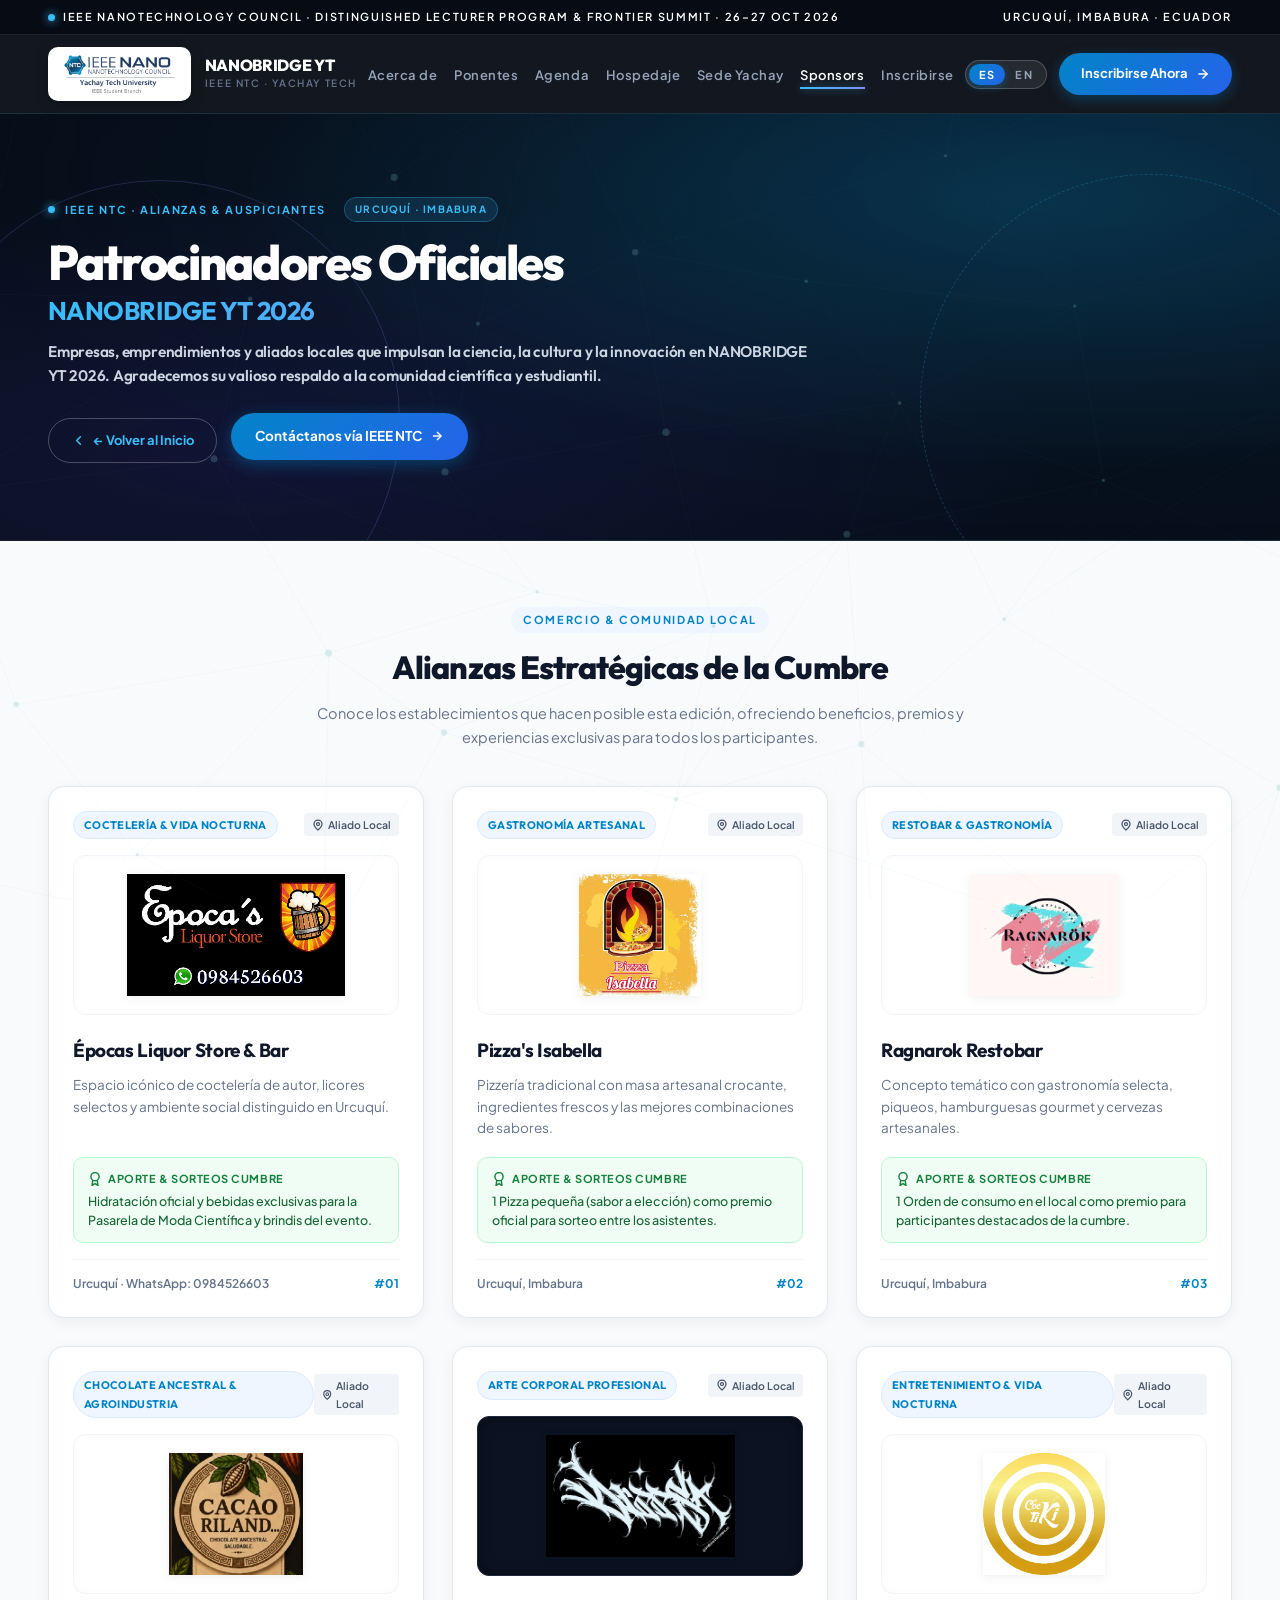
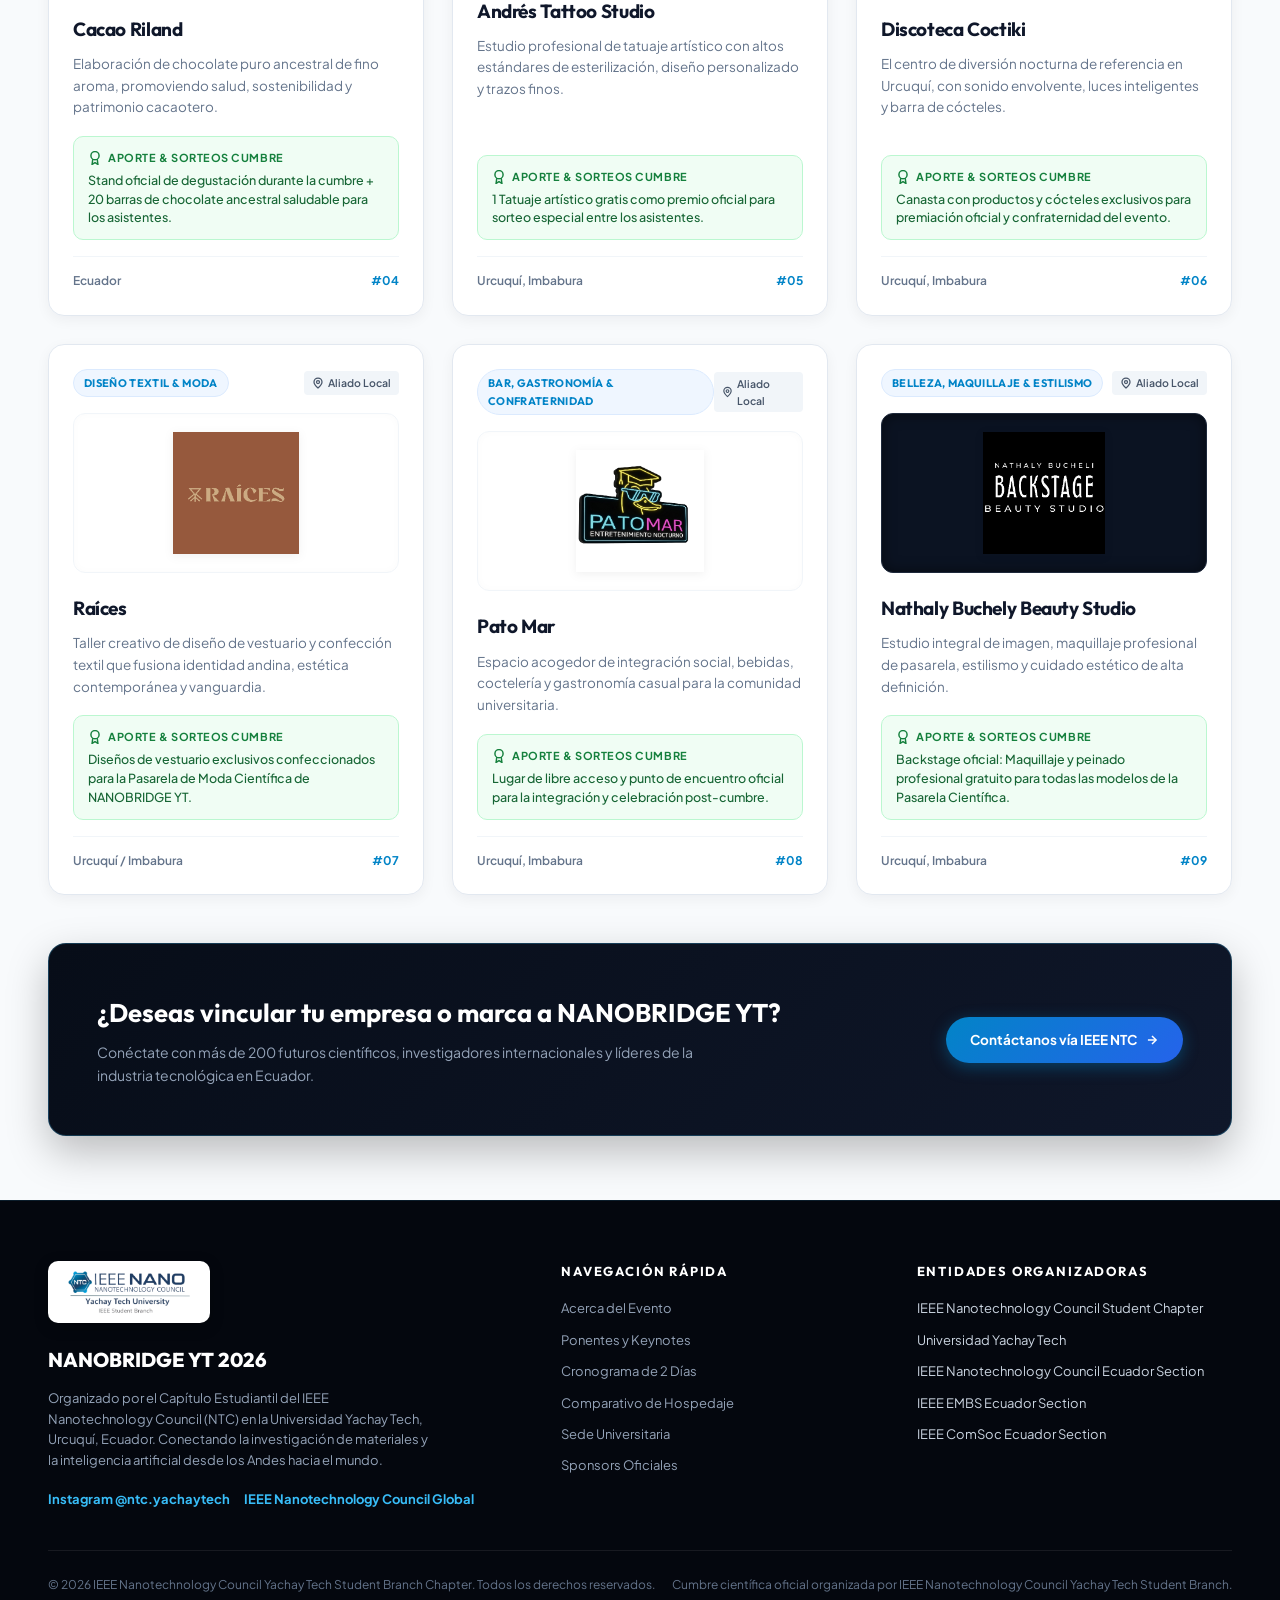
<file: sponsors.html>
<!DOCTYPE html>
<html lang="es">
<head>
  <meta charset="UTF-8">
  <meta name="viewport" content="width=device-width, initial-scale=1.0">
  <title>Sponsors Oficiales · NANOBRIDGE YT 2026 | IEEE Nanotechnology Council</title>
  <meta name="description" content="Patrocinadores y auspiciantes oficiales de NANOBRIDGE YT 2026. Alianzas locales y empresariales que apoyan la cumbre internacional de nanotecnología e IA en Yachay Tech.">
  <link rel="icon" type="image/png" href="assets/ieee-ntc-official-trimmed.png">

  <!-- Google Fonts Preconnect -->
  <link rel="preconnect" href="https://fonts.googleapis.com">
  <link rel="preconnect" href="https://fonts.gstatic.com" crossorigin>
  <link href="https://fonts.googleapis.com/css2?family=Outfit:wght@400;500;600;700;800&family=Plus+Jakarta+Sans:ital,wght@0,300;0,400;0,500;0,600;0,700;0,800;1,400&family=JetBrains+Mono:wght@400;500;600&display=swap" rel="stylesheet">

  <!-- Stylesheet -->
  <link rel="stylesheet" href="styles.css?v=3.7">

  <!-- Embedded Critical Styles for Instant, Cache-Proof Rendering -->
  <style>
    /* Sticky Top Header */
    .main-header {
      position: sticky;
      top: 0;
      background-color: rgba(7, 11, 20, 0.95) !important;
      backdrop-filter: blur(16px);
      -webkit-backdrop-filter: blur(16px);
      border-bottom: 1px solid rgba(56, 189, 248, 0.15) !important;
      z-index: 100 !important;
      color: #ffffff !important;
    }
    .nav-wrapper, .header-inner {
      display: flex !important;
      justify-content: space-between !important;
      align-items: center !important;
      height: 78px !important;
      flex-wrap: nowrap !important;
    }
    .brand-group {
      display: flex !important;
      align-items: center !important;
      gap: 16px !important;
      flex-shrink: 0 !important;
    }
    .nav-menu {
      display: flex !important;
      align-items: center !important;
      list-style: none !important;
      gap: clamp(8px, 1.3vw, 20px) !important;
      flex-wrap: nowrap !important;
      white-space: nowrap !important;
    }
    .nav-link {
      color: #94a3b8 !important;
      transition: color 0.2s ease !important;
    }
    .nav-link:hover, .nav-link.active {
      color: #ffffff !important;
    }
    .nav-link.active::after {
      width: 100% !important;
    }
    .nav-actions {
      display: flex !important;
      align-items: center !important;
      gap: 12px !important;
      flex-shrink: 0 !important;
    }

    /* Hero Head Section */
    .hero-section,
    .sponsors-hero-section {
      position: relative !important;
      background-color: #070d18 !important;
      background-image: 
        radial-gradient(at 80% 20%, rgba(14, 165, 233, 0.18) 0px, transparent 55%),
        radial-gradient(at 20% 80%, rgba(79, 70, 229, 0.14) 0px, transparent 55%) !important;
      color: #ffffff !important;
      padding: clamp(2.5rem, 4vw, 4rem) 0 clamp(2rem, 3.5vw, 3.5rem) !important;
      border-bottom: 1px solid rgba(255, 255, 255, 0.08) !important;
      overflow: hidden !important;
    }
    .hero-eyebrow-wrapper {
      display: flex !important;
      align-items: center !important;
      gap: 10px !important;
      font-size: 11px !important;
      font-weight: 700 !important;
      letter-spacing: 0.15em !important;
      text-transform: uppercase !important;
      color: #38bdf8 !important;
      margin-bottom: 14px !important;
    }
    .eyebrow-pill {
      width: 7px !important;
      height: 7px !important;
      background-color: #38bdf8 !important;
      border-radius: 50% !important;
      box-shadow: 0 0 10px #38bdf8 !important;
    }
    .hero-main-title {
      color: #ffffff !important;
      font-family: var(--font-heading, 'Outfit', sans-serif) !important;
      font-size: clamp(2.2rem, 3.8vw, 3.4rem) !important;
      font-weight: 800 !important;
      line-height: 1.1 !important;
      margin-bottom: 12px !important;
    }
    .hero-main-title .highlight-accent {
      display: block;
      font-size: clamp(1.2rem, 2vw, 1.6rem);
      background: linear-gradient(135deg, #38bdf8 0%, #818cf8 100%);
      -webkit-background-clip: text;
      -webkit-text-fill-color: transparent;
      margin-top: 6px;
    }
    .hero-tagline {
      color: #cbd5e1 !important;
      font-size: clamp(0.95rem, 1.2vw, 1.12rem) !important;
      line-height: 1.55 !important;
    }

    /* Grid Section */
    .sponsors-grid-section {
      padding: clamp(3.5rem, 5vw, 5rem) 0 !important;
      background-color: #f8fafc !important;
      position: relative !important;
      z-index: 10 !important;
    }
    .sponsors-grid {
      display: grid !important;
      grid-template-columns: repeat(auto-fill, minmax(330px, 1fr)) !important;
      gap: 28px !important;
      margin-top: 32px !important;
    }
    .sponsor-card {
      background-color: #ffffff !important;
      border: 1px solid #e2e8f0 !important;
      border-radius: 16px !important;
      padding: 24px !important;
      display: flex !important;
      flex-direction: column !important;
      justify-content: space-between !important;
      transition: all 0.28s ease !important;
      box-shadow: 0 4px 14px rgba(15, 23, 42, 0.05) !important;
    }
    .sponsor-card:hover {
      transform: translateY(-5px) !important;
      box-shadow: 0 16px 36px rgba(15, 23, 42, 0.12) !important;
      border-color: #38bdf8 !important;
    }
    .sponsor-card-header {
      display: flex !important;
      justify-content: space-between !important;
      align-items: center !important;
      margin-bottom: 16px !important;
    }
    .sponsor-cat-badge {
      font-family: var(--font-heading, 'Outfit', sans-serif);
      font-size: 11px !important;
      font-weight: 700 !important;
      color: #0284c7 !important;
      background: #eff6ff !important;
      border: 1px solid #dbeafe !important;
      padding: 4px 10px !important;
      border-radius: 9999px !important;
      text-transform: uppercase !important;
      letter-spacing: 0.03em !important;
    }
    .sponsor-local-badge {
      font-size: 10.5px !important;
      font-weight: 600 !important;
      color: #475569 !important;
      background: #f1f5f9 !important;
      padding: 3px 8px !important;
      border-radius: 4px !important;
      display: flex !important;
      align-items: center !important;
      gap: 4px !important;
    }
    .sponsor-logo-box {
      width: 100% !important;
      height: 160px !important;
      background: #ffffff !important;
      border: 1px solid #f1f5f9 !important;
      border-radius: 12px !important;
      display: flex !important;
      align-items: center !important;
      justify-content: center !important;
      padding: 16px !important;
      margin-bottom: 20px !important;
      box-shadow: inset 0 0 10px rgba(15, 23, 42, 0.02) !important;
      transition: background 0.2s ease !important;
    }
    .sponsor-logo-box.logo-dark-bg {
      background: #0b1322 !important;
      border-color: #1e293b !important;
      box-shadow: inset 0 0 14px rgba(0, 0, 0, 0.5) !important;
    }
    .sponsor-logo-img {
      max-width: 100% !important;
      max-height: 122px !important;
      object-fit: contain !important;
      display: block !important;
      transition: transform 0.28s ease !important;
    }
    .sponsor-card:hover .sponsor-logo-img {
      transform: scale(1.05) !important;
    }
    .sponsor-name {
      font-family: var(--font-heading, 'Outfit', sans-serif);
      font-size: 19px !important;
      font-weight: 700 !important;
      color: #0f172a !important;
      margin-bottom: 8px !important;
    }
    .sponsor-desc {
      font-size: 13.5px !important;
      line-height: 1.6 !important;
      color: #64748b !important;
      margin-bottom: 18px !important;
    }
    .sponsor-benefit-box {
      background: #f0fdf4 !important;
      border: 1px solid #bbf7d0 !important;
      border-radius: 10px !important;
      padding: 12px 14px !important;
      margin-top: auto !important;
      margin-bottom: 16px !important;
    }
    .sponsor-benefit-header {
      display: flex !important;
      align-items: center !important;
      gap: 6px !important;
      font-size: 11px !important;
      font-weight: 700 !important;
      color: #15803d !important;
      text-transform: uppercase !important;
      letter-spacing: 0.05em !important;
      margin-bottom: 4px !important;
    }
    .sponsor-benefit-text {
      font-size: 12.5px !important;
      line-height: 1.5 !important;
      color: #166534 !important;
      font-weight: 500 !important;
    }
    .sponsor-card-footer {
      padding-top: 14px !important;
      border-top: 1px solid #f1f5f9 !important;
      display: flex !important;
      align-items: center !important;
      justify-content: space-between !important;
      font-size: 12px !important;
      color: #64748b !important;
    }

    /* Partnership CTA Banner */
    .sponsor-cta-banner {
      background: linear-gradient(135deg, #070d18 0%, #0f172a 100%) !important;
      border: 1px solid rgba(56, 189, 248, 0.25) !important;
      border-radius: 18px !important;
      padding: clamp(2rem, 4vw, 3rem) !important;
      margin-top: 48px !important;
      color: #ffffff !important;
      display: flex !important;
      align-items: center !important;
      justify-content: space-between !important;
      gap: 24px !important;
      flex-wrap: wrap !important;
      box-shadow: 0 16px 40px rgba(0, 0, 0, 0.25) !important;
    }
    .sponsor-cta-text h3 {
      font-family: var(--font-heading, 'Outfit', sans-serif);
      font-size: clamp(1.3rem, 2vw, 1.7rem) !important;
      font-weight: 700 !important;
      margin-bottom: 6px !important;
      color: #ffffff !important;
    }
    .sponsor-cta-text p {
      font-size: 14px !important;
      color: #94a3b8 !important;
      max-width: 600px !important;
    }

    /* Footer Final Section */
    .main-footer {
      position: relative !important;
      z-index: 50 !important;
      background-color: #04070e !important;
      color: #94a3b8 !important;
      padding: 60px 0 40px !important;
      border-top: 1px solid rgba(56, 189, 248, 0.12) !important;
    }
    .footer-grid {
      display: grid !important;
      grid-template-columns: 1.5fr 1fr 1fr !important;
      gap: 40px !important;
      margin-bottom: 40px !important;
    }
    .footer-brand-title {
      font-family: var(--font-heading, 'Outfit', sans-serif);
      font-size: 20px !important;
      font-weight: 800 !important;
      color: #ffffff !important;
      margin-bottom: 12px !important;
    }
    .footer-brand-desc {
      color: #94a3b8 !important;
      line-height: 1.6 !important;
      max-width: 380px !important;
      margin-bottom: 18px !important;
    }
    .footer-heading {
      font-family: var(--font-heading, 'Outfit', sans-serif);
      font-size: 13px !important;
      font-weight: 700 !important;
      letter-spacing: 0.14em !important;
      text-transform: uppercase !important;
      color: #ffffff !important;
      margin-bottom: 16px !important;
    }
    .footer-links-list {
      list-style: none !important;
      display: flex !important;
      flex-direction: column !important;
      gap: 10px !important;
    }
    .footer-links-list a {
      color: #94a3b8 !important;
      text-decoration: none !important;
      transition: color 0.2s ease !important;
    }
    .footer-links-list a:hover {
      color: #38bdf8 !important;
    }
    .footer-links-list span {
      color: #cbd5e1 !important;
    }
    .footer-bottom {
      border-top: 1px solid rgba(255, 255, 255, 0.08) !important;
      padding-top: 24px !important;
      color: #64748b !important;
      font-size: 12px !important;
      display: flex !important;
      justify-content: space-between !important;
      align-items: center !important;
      flex-wrap: wrap !important;
      gap: 12px !important;
    }

    @media (max-width: 1120px) {
      .nav-menu { gap: 10px !important; }
      .nav-link { font-size: 12px !important; }
      .btn-header-cta { padding: 8px 14px !important; font-size: 12px !important; }
    }
    @media (max-width: 890px) {
      .nav-menu, .btn-header-cta { display: none !important; }
      .mobile-hamburger { display: flex !important; }
      .mobile-nav-drawer { top: 78px !important; }
      .footer-grid { grid-template-columns: 1fr !important; gap: 30px !important; }
    }
  </style>
</head>
<body>

  <!-- Ambient Interactive Canvas & Pointer Tracking Aura -->
  <canvas id="mesh-canvas" aria-hidden="true"></canvas>
  <div class="ambient-aura" aria-hidden="true"></div>

  <!-- Top Notification Bar -->
  <div class="top-notice-bar" role="banner">
    <div class="container notice-inner">
      <div class="notice-left">
        <span class="notice-dot"></span>
        <span data-i18n="top-notice">IEEE Nanotechnology Council · Distinguished Lecturer Program & Frontier Summit · 26–27 Oct 2026</span>
      </div>
      <div class="notice-right">
        <span>Urcuquí, Imbabura · Ecuador</span>
      </div>
    </div>
  </div>

  <!-- Header & Sticky Navigation -->
  <header class="main-header" id="main-header">
    <div class="container nav-wrapper">
      <!-- Brand Logo & Identity -->
      <div class="brand-group">
        <a href="index.html#hero" class="brand-badge" aria-label="NANOBRIDGE YT 2026 - Inicio">
          <div class="brand-logo-badge">
            <img src="assets/ieee-ntc-official-trimmed.png" alt="IEEE Nanotechnology Council · Yachay Tech Student Branch" class="brand-logo-img">
          </div>
          <div class="brand-text-block">
            <span class="brand-tag">NANOBRIDGE YT</span>
            <span class="brand-sub">IEEE NTC · Yachay Tech</span>
          </div>
        </a>
      </div>

      <!-- Desktop Menu Links -->
      <nav aria-label="Navegación Principal">
        <ul class="nav-menu">
          <li><a href="index.html#about" class="nav-link" data-i18n="nav-about">Acerca de</a></li>
          <li><a href="index.html#speakers" class="nav-link" data-i18n="nav-speakers">Ponentes</a></li>
          <li><a href="index.html#schedule" class="nav-link" data-i18n="nav-schedule">Agenda</a></li>
          <li><a href="index.html#lodging" class="nav-link" data-i18n="nav-lodging">Hospedaje</a></li>
          <li><a href="index.html#venue" class="nav-link" data-i18n="nav-venue">Sede Yachay</a></li>
          <li><a href="sponsors.html" class="nav-link active" data-i18n="nav-sponsors">Sponsors</a></li>
          <li><a href="index.html#registration" class="nav-link" data-i18n="nav-register">Inscribirse</a></li>
        </ul>
      </nav>

      <!-- Language & CTA Actions -->
      <div class="nav-actions">
        <div class="lang-toggle" aria-label="Seleccionar idioma">
          <button type="button" class="lang-btn active lang-btn-es" id="lang-btn-es">ES</button>
          <button type="button" class="lang-btn lang-btn-en" id="lang-btn-en">EN</button>
        </div>
        <a href="index.html#registration" class="btn-header-cta" data-i18n="cta-register">
          <span>Inscribirse Ahora</span>
          <svg width="14" height="14" viewBox="0 0 24 24" fill="none" stroke="currentColor" stroke-width="2.5" stroke-linecap="round" stroke-linejoin="round"><path d="M5 12h14"></path><path d="m12 5 7 7-7 7"></path></svg>
        </a>
        <button type="button" class="mobile-hamburger" id="mobile-hamburger" aria-label="Abrir Menú">
          <span></span><span></span><span></span>
        </button>
      </div>
    </div>
  </header>

  <!-- Mobile Drawer Menu -->
  <div class="mobile-nav-drawer" id="mobile-nav-drawer">
    <div class="lang-toggle" style="margin-bottom: 16px; align-self: flex-start;" aria-label="Seleccionar idioma">
      <button type="button" class="lang-btn active lang-btn-es" id="lang-btn-es-mobile">ES</button>
      <button type="button" class="lang-btn lang-btn-en" id="lang-btn-en-mobile">EN</button>
    </div>
    <a href="index.html#about" class="nav-link" data-i18n="nav-about">Acerca de</a>
    <a href="index.html#speakers" class="nav-link" data-i18n="nav-speakers">Ponentes</a>
    <a href="index.html#schedule" class="nav-link" data-i18n="nav-schedule">Agenda</a>
    <a href="index.html#lodging" class="nav-link" data-i18n="nav-lodging">Hospedaje</a>
    <a href="index.html#venue" class="nav-link" data-i18n="nav-venue">Sede Yachay</a>
    <a href="sponsors.html" class="nav-link active" data-i18n="nav-sponsors">Sponsors</a>
    <a href="index.html#registration" class="nav-link" data-i18n="nav-register">Inscribirse</a>
  </div>

  <main>
    <!-- ============================================================
         SPONSORS HERO SECTION
         ============================================================ -->
    <section class="hero-section sponsors-hero-section" id="hero" data-fellowship-scene="ink">
      <div class="hero-background-aura" aria-hidden="true"></div>
      <div class="hero-orbit-ring-1" aria-hidden="true"></div>
      <div class="hero-orbit-ring-2" aria-hidden="true"></div>

      <div class="container">
        <div style="max-width: 860px; padding: clamp(1.2rem, 2.5vw, 2.5rem) 0;">
          <div class="hero-eyebrow-wrapper">
            <span class="eyebrow-pill"></span>
            <span data-i18n="sponsors-eyebrow">IEEE NTC · ALIANZAS & AUSPICIAN TES</span>
            <span style="font-size: 10px; font-weight: 700; color: #38bdf8; text-transform: uppercase; letter-spacing: 0.12em; background: rgba(56, 189, 248, 0.12); padding: 3px 10px; border-radius: 9999px; border: 1px solid rgba(56, 189, 248, 0.3); margin-left: 8px;">Urcuquí · Imbabura</span>
          </div>

          <h1 class="hero-main-title">
            <span data-i18n="sponsors-title">Patrocinadores Oficiales</span>
            <span class="highlight-accent">NANOBRIDGE YT 2026</span>
          </h1>

          <p class="hero-tagline" data-i18n="sponsors-lead" style="max-width: 780px;">
            Empresas, emprendimientos y aliados locales que impulsan la ciencia, la cultura y la innovación en NANOBRIDGE YT 2026. Agradecemos su valioso respaldo a la comunidad científica y estudiantil.
          </p>

          <div class="hero-cta-group" style="margin-top: 20px;">
            <a href="index.html" class="btn-outline-pill sponsors-back-link" data-i18n="sponsors-back-home">
              <svg width="15" height="15" viewBox="0 0 24 24" fill="none" stroke="currentColor" stroke-width="2.5" stroke-linecap="round" stroke-linejoin="round"><path d="m15 18-6-6 6-6"/></svg>
              <span>← Volver al Inicio</span>
            </a>
            <a href="https://www.instagram.com/ntc.yachaytech" target="_blank" rel="noopener" class="btn-primary-pill">
              <span data-i18n="sponsors-cta-btn">Sumar mi Marca / Empresa</span>
              <svg width="14" height="14" viewBox="0 0 24 24" fill="none" stroke="currentColor" stroke-width="2.5"><path d="M5 12h14"/><path d="m12 5 7 7-7 7"/></svg>
            </a>
          </div>
        </div>
      </div>
    </section>

    <!-- ============================================================
         SPONSORS GRID SECTION (9 LOCAL SPONSORS)
         ============================================================ -->
    <section class="sponsors-grid-section" data-fellowship-scene="paper">
      <div class="container">

        <div style="text-align: center; max-width: 680px; margin: 0 auto 36px;">
          <span style="font-size: 11px; font-weight: 700; letter-spacing: 0.15em; text-transform: uppercase; color: #0284c7; background: #eff6ff; padding: 4px 12px; border-radius: 9999px; display: inline-block; margin-bottom: 8px;">Comercio & Comunidad Local</span>
          <h2 style="font-family: var(--font-heading); font-size: clamp(1.8rem, 2.5vw, 2.2rem); font-weight: 800; color: #0f172a; letter-spacing: -0.03em;">Alianzas Estratégicas de la Cumbre</h2>
          <p style="font-size: 14.5px; color: #64748b; margin-top: 8px;">Conoce los establecimientos que hacen posible esta edición, ofreciendo beneficios, premios y experiencias exclusivas para todos los participantes.</p>
        </div>

        <div class="sponsors-grid">

          <!-- 1. Épocas Liquor Store & Bar -->
          <article class="sponsor-card">
            <div class="sponsor-card-header">
              <span class="sponsor-cat-badge" data-i18n="sp-epocas-cat">Coctelería & Vida Nocturna</span>
              <span class="sponsor-local-badge">
                <svg width="12" height="12" viewBox="0 0 24 24" fill="none" stroke="currentColor" stroke-width="2.5"><path d="M12 2a8 8 0 0 0-8 8c0 5.25 8 12 8 12s8-6.75 8-12a8 8 0 0 0-8-8z"/><circle cx="12" cy="10" r="3"/></svg>
                <span data-i18n="sponsors-badge-local">Aliado Local</span>
              </span>
            </div>

            <div class="sponsor-logo-box">
              <img src="assets/sponsors/epocas.png" alt="Épocas Liquor Store & Bar" class="sponsor-logo-img" loading="lazy">
            </div>

            <div class="sponsor-card-body">
              <h3 class="sponsor-name" data-i18n="sp-epocas-title">Épocas Liquor Store & Bar</h3>
              <p class="sponsor-desc" data-i18n="sp-epocas-desc">Espacio icónico de coctelería de autor, licores selectos y ambiente social distinguido en Urcuquí.</p>

              <div class="sponsor-benefit-box">
                <div class="sponsor-benefit-header">
                  <svg width="14" height="14" viewBox="0 0 24 24" fill="none" stroke="currentColor" stroke-width="2.5"><circle cx="12" cy="8" r="7"/><polyline points="8.21 13.89 7 23 12 20 17 23 15.79 13.88"/></svg>
                  <span data-i18n="sponsors-badge-benefit">Aporte & Sorteos Cumbre</span>
                </div>
                <p class="sponsor-benefit-text" data-i18n="sp-epocas-benefit">Hidratación oficial y bebidas exclusivas para la Pasarela de Moda Científica y brindis del evento.</p>
              </div>
            </div>

            <div class="sponsor-card-footer">
              <span class="sponsor-loc-pill" data-i18n="sp-epocas-loc">Urcuquí · WhatsApp: 0984526603</span>
              <span style="font-weight: 700; color: #0284c7;">#01</span>
            </div>
          </article>

          <!-- 2. Pizza's Isabella -->
          <article class="sponsor-card">
            <div class="sponsor-card-header">
              <span class="sponsor-cat-badge" data-i18n="sp-isabella-cat">Gastronomía Artesanal</span>
              <span class="sponsor-local-badge">
                <svg width="12" height="12" viewBox="0 0 24 24" fill="none" stroke="currentColor" stroke-width="2.5"><path d="M12 2a8 8 0 0 0-8 8c0 5.25 8 12 8 12s8-6.75 8-12a8 8 0 0 0-8-8z"/><circle cx="12" cy="10" r="3"/></svg>
                <span data-i18n="sponsors-badge-local">Aliado Local</span>
              </span>
            </div>

            <div class="sponsor-logo-box">
              <img src="assets/sponsors/pizza_isabella.png" alt="Pizza's Isabella" class="sponsor-logo-img" loading="lazy">
            </div>

            <div class="sponsor-card-body">
              <h3 class="sponsor-name" data-i18n="sp-isabella-title">Pizza's Isabella</h3>
              <p class="sponsor-desc" data-i18n="sp-isabella-desc">Pizzería tradicional con masa artesanal crocante, ingredientes frescos y las mejores combinaciones de sabores.</p>

              <div class="sponsor-benefit-box">
                <div class="sponsor-benefit-header">
                  <svg width="14" height="14" viewBox="0 0 24 24" fill="none" stroke="currentColor" stroke-width="2.5"><circle cx="12" cy="8" r="7"/><polyline points="8.21 13.89 7 23 12 20 17 23 15.79 13.88"/></svg>
                  <span data-i18n="sponsors-badge-benefit">Aporte & Sorteos Cumbre</span>
                </div>
                <p class="sponsor-benefit-text" data-i18n="sp-isabella-benefit">1 Pizza pequeña (sabor a elección) como premio oficial para sorteo entre los asistentes.</p>
              </div>
            </div>

            <div class="sponsor-card-footer">
              <span class="sponsor-loc-pill" data-i18n="sp-isabella-loc">Urcuquí, Imbabura</span>
              <span style="font-weight: 700; color: #0284c7;">#02</span>
            </div>
          </article>

          <!-- 3. Ragnarok Restobar -->
          <article class="sponsor-card">
            <div class="sponsor-card-header">
              <span class="sponsor-cat-badge" data-i18n="sp-ragnarok-cat">Restobar & Gastronomía</span>
              <span class="sponsor-local-badge">
                <svg width="12" height="12" viewBox="0 0 24 24" fill="none" stroke="currentColor" stroke-width="2.5"><path d="M12 2a8 8 0 0 0-8 8c0 5.25 8 12 8 12s8-6.75 8-12a8 8 0 0 0-8-8z"/><circle cx="12" cy="10" r="3"/></svg>
                <span data-i18n="sponsors-badge-local">Aliado Local</span>
              </span>
            </div>

            <div class="sponsor-logo-box">
              <img src="assets/sponsors/ragnarok.png" alt="Ragnarok Restobar" class="sponsor-logo-img" loading="lazy">
            </div>

            <div class="sponsor-card-body">
              <h3 class="sponsor-name" data-i18n="sp-ragnarok-title">Ragnarok Restobar</h3>
              <p class="sponsor-desc" data-i18n="sp-ragnarok-desc">Concepto temático con gastronomía selecta, piqueos, hamburguesas gourmet y cervezas artesanales.</p>

              <div class="sponsor-benefit-box">
                <div class="sponsor-benefit-header">
                  <svg width="14" height="14" viewBox="0 0 24 24" fill="none" stroke="currentColor" stroke-width="2.5"><circle cx="12" cy="8" r="7"/><polyline points="8.21 13.89 7 23 12 20 17 23 15.79 13.88"/></svg>
                  <span data-i18n="sponsors-badge-benefit">Aporte & Sorteos Cumbre</span>
                </div>
                <p class="sponsor-benefit-text" data-i18n="sp-ragnarok-benefit">1 Orden de consumo en el local como premio para participantes destacados de la cumbre.</p>
              </div>
            </div>

            <div class="sponsor-card-footer">
              <span class="sponsor-loc-pill" data-i18n="sp-ragnarok-loc">Urcuquí, Imbabura</span>
              <span style="font-weight: 700; color: #0284c7;">#03</span>
            </div>
          </article>

          <!-- 4. Cacao Riland -->
          <article class="sponsor-card">
            <div class="sponsor-card-header">
              <span class="sponsor-cat-badge" data-i18n="sp-riland-cat">Chocolate Ancestral & Agroindustria</span>
              <span class="sponsor-local-badge">
                <svg width="12" height="12" viewBox="0 0 24 24" fill="none" stroke="currentColor" stroke-width="2.5"><path d="M12 2a8 8 0 0 0-8 8c0 5.25 8 12 8 12s8-6.75 8-12a8 8 0 0 0-8-8z"/><circle cx="12" cy="10" r="3"/></svg>
                <span data-i18n="sponsors-badge-local">Aliado Local</span>
              </span>
            </div>

            <div class="sponsor-logo-box">
              <img src="assets/sponsors/cacao_riland.png" alt="Cacao Riland" class="sponsor-logo-img" loading="lazy">
            </div>

            <div class="sponsor-card-body">
              <h3 class="sponsor-name" data-i18n="sp-riland-title">Cacao Riland</h3>
              <p class="sponsor-desc" data-i18n="sp-riland-desc">Elaboración de chocolate puro ancestral de fino aroma, promoviendo salud, sostenibilidad y patrimonio cacaotero.</p>

              <div class="sponsor-benefit-box">
                <div class="sponsor-benefit-header">
                  <svg width="14" height="14" viewBox="0 0 24 24" fill="none" stroke="currentColor" stroke-width="2.5"><circle cx="12" cy="8" r="7"/><polyline points="8.21 13.89 7 23 12 20 17 23 15.79 13.88"/></svg>
                  <span data-i18n="sponsors-badge-benefit">Aporte & Sorteos Cumbre</span>
                </div>
                <p class="sponsor-benefit-text" data-i18n="sp-riland-benefit">Stand oficial de degustación durante la cumbre + 20 barras de chocolate ancestral saludable para los asistentes.</p>
              </div>
            </div>

            <div class="sponsor-card-footer">
              <span class="sponsor-loc-pill" data-i18n="sp-riland-loc">Ecuador</span>
              <span style="font-weight: 700; color: #0284c7;">#04</span>
            </div>
          </article>

          <!-- 5. Andrés Tattoo Studio -->
          <article class="sponsor-card">
            <div class="sponsor-card-header">
              <span class="sponsor-cat-badge" data-i18n="sp-andres-cat">Arte Corporal Profesional</span>
              <span class="sponsor-local-badge">
                <svg width="12" height="12" viewBox="0 0 24 24" fill="none" stroke="currentColor" stroke-width="2.5"><path d="M12 2a8 8 0 0 0-8 8c0 5.25 8 12 8 12s8-6.75 8-12a8 8 0 0 0-8-8z"/><circle cx="12" cy="10" r="3"/></svg>
                <span data-i18n="sponsors-badge-local">Aliado Local</span>
              </span>
            </div>

            <div class="sponsor-logo-box logo-dark-bg">
              <img src="assets/sponsors/andres_tattoo.png" alt="Andrés Tattoo Studio" class="sponsor-logo-img" loading="lazy">
            </div>

            <div class="sponsor-card-body">
              <h3 class="sponsor-name" data-i18n="sp-andres-title">Andrés Tattoo Studio</h3>
              <p class="sponsor-desc" data-i18n="sp-andres-desc">Estudio profesional de tatuaje artístico con altos estándares de esterilización, diseño personalizado y trazos finos.</p>

              <div class="sponsor-benefit-box">
                <div class="sponsor-benefit-header">
                  <svg width="14" height="14" viewBox="0 0 24 24" fill="none" stroke="currentColor" stroke-width="2.5"><circle cx="12" cy="8" r="7"/><polyline points="8.21 13.89 7 23 12 20 17 23 15.79 13.88"/></svg>
                  <span data-i18n="sponsors-badge-benefit">Aporte & Sorteos Cumbre</span>
                </div>
                <p class="sponsor-benefit-text" data-i18n="sp-andres-benefit">1 Tatuaje artístico gratis como premio oficial para sorteo especial entre los asistentes.</p>
              </div>
            </div>

            <div class="sponsor-card-footer">
              <span class="sponsor-loc-pill" data-i18n="sp-andres-loc">Urcuquí, Imbabura</span>
              <span style="font-weight: 700; color: #0284c7;">#05</span>
            </div>
          </article>

          <!-- 6. Discoteca Coctiki -->
          <article class="sponsor-card">
            <div class="sponsor-card-header">
              <span class="sponsor-cat-badge" data-i18n="sp-coctiki-cat">Entretenimiento & Vida Nocturna</span>
              <span class="sponsor-local-badge">
                <svg width="12" height="12" viewBox="0 0 24 24" fill="none" stroke="currentColor" stroke-width="2.5"><path d="M12 2a8 8 0 0 0-8 8c0 5.25 8 12 8 12s8-6.75 8-12a8 8 0 0 0-8-8z"/><circle cx="12" cy="10" r="3"/></svg>
                <span data-i18n="sponsors-badge-local">Aliado Local</span>
              </span>
            </div>

            <div class="sponsor-logo-box">
              <img src="assets/sponsors/coctiki.png" alt="Discoteca Coctiki" class="sponsor-logo-img" loading="lazy">
            </div>

            <div class="sponsor-card-body">
              <h3 class="sponsor-name" data-i18n="sp-coctiki-title">Discoteca Coctiki</h3>
              <p class="sponsor-desc" data-i18n="sp-coctiki-desc">El centro de diversión nocturna de referencia en Urcuquí, con sonido envolvente, luces inteligentes y barra de cócteles.</p>

              <div class="sponsor-benefit-box">
                <div class="sponsor-benefit-header">
                  <svg width="14" height="14" viewBox="0 0 24 24" fill="none" stroke="currentColor" stroke-width="2.5"><circle cx="12" cy="8" r="7"/><polyline points="8.21 13.89 7 23 12 20 17 23 15.79 13.88"/></svg>
                  <span data-i18n="sponsors-badge-benefit">Aporte & Sorteos Cumbre</span>
                </div>
                <p class="sponsor-benefit-text" data-i18n="sp-coctiki-benefit">Canasta con productos y cócteles exclusivos para premiación oficial y confraternidad del evento.</p>
              </div>
            </div>

            <div class="sponsor-card-footer">
              <span class="sponsor-loc-pill" data-i18n="sp-coctiki-loc">Urcuquí, Imbabura</span>
              <span style="font-weight: 700; color: #0284c7;">#06</span>
            </div>
          </article>

          <!-- 7. Raíces -->
          <article class="sponsor-card">
            <div class="sponsor-card-header">
              <span class="sponsor-cat-badge" data-i18n="sp-raices-cat">Diseño Textil & Moda</span>
              <span class="sponsor-local-badge">
                <svg width="12" height="12" viewBox="0 0 24 24" fill="none" stroke="currentColor" stroke-width="2.5"><path d="M12 2a8 8 0 0 0-8 8c0 5.25 8 12 8 12s8-6.75 8-12a8 8 0 0 0-8-8z"/><circle cx="12" cy="10" r="3"/></svg>
                <span data-i18n="sponsors-badge-local">Aliado Local</span>
              </span>
            </div>

            <div class="sponsor-logo-box">
              <img src="assets/sponsors/raices.png" alt="Raíces" class="sponsor-logo-img" loading="lazy">
            </div>

            <div class="sponsor-card-body">
              <h3 class="sponsor-name" data-i18n="sp-raices-title">Raíces</h3>
              <p class="sponsor-desc" data-i18n="sp-raices-desc">Taller creativo de diseño de vestuario y confección textil que fusiona identidad andina, estética contemporánea y vanguardia.</p>

              <div class="sponsor-benefit-box">
                <div class="sponsor-benefit-header">
                  <svg width="14" height="14" viewBox="0 0 24 24" fill="none" stroke="currentColor" stroke-width="2.5"><circle cx="12" cy="8" r="7"/><polyline points="8.21 13.89 7 23 12 20 17 23 15.79 13.88"/></svg>
                  <span data-i18n="sponsors-badge-benefit">Aporte & Sorteos Cumbre</span>
                </div>
                <p class="sponsor-benefit-text" data-i18n="sp-raices-benefit">Diseños de vestuario exclusivos confeccionados para la Pasarela de Moda Científica de NANOBRIDGE YT.</p>
              </div>
            </div>

            <div class="sponsor-card-footer">
              <span class="sponsor-loc-pill" data-i18n="sp-raices-loc">Urcuquí / Imbabura</span>
              <span style="font-weight: 700; color: #0284c7;">#07</span>
            </div>
          </article>

          <!-- 8. Pato Mar -->
          <article class="sponsor-card">
            <div class="sponsor-card-header">
              <span class="sponsor-cat-badge" data-i18n="sp-patomar-cat">Bar, Gastronomía & Confraternidad</span>
              <span class="sponsor-local-badge">
                <svg width="12" height="12" viewBox="0 0 24 24" fill="none" stroke="currentColor" stroke-width="2.5"><path d="M12 2a8 8 0 0 0-8 8c0 5.25 8 12 8 12s8-6.75 8-12a8 8 0 0 0-8-8z"/><circle cx="12" cy="10" r="3"/></svg>
                <span data-i18n="sponsors-badge-local">Aliado Local</span>
              </span>
            </div>

            <div class="sponsor-logo-box">
              <img src="assets/sponsors/patomar.png" alt="Pato Mar" class="sponsor-logo-img" loading="lazy">
            </div>

            <div class="sponsor-card-body">
              <h3 class="sponsor-name" data-i18n="sp-patomar-title">Pato Mar</h3>
              <p class="sponsor-desc" data-i18n="sp-patomar-desc">Espacio acogedor de integración social, bebidas, coctelería y gastronomía casual para la comunidad universitaria.</p>

              <div class="sponsor-benefit-box">
                <div class="sponsor-benefit-header">
                  <svg width="14" height="14" viewBox="0 0 24 24" fill="none" stroke="currentColor" stroke-width="2.5"><circle cx="12" cy="8" r="7"/><polyline points="8.21 13.89 7 23 12 20 17 23 15.79 13.88"/></svg>
                  <span data-i18n="sponsors-badge-benefit">Aporte & Sorteos Cumbre</span>
                </div>
                <p class="sponsor-benefit-text" data-i18n="sp-patomar-benefit">Lugar de libre acceso y punto de encuentro oficial para la integración y celebración post-cumbre.</p>
              </div>
            </div>

            <div class="sponsor-card-footer">
              <span class="sponsor-loc-pill" data-i18n="sp-patomar-loc">Urcuquí, Imbabura</span>
              <span style="font-weight: 700; color: #0284c7;">#08</span>
            </div>
          </article>

          <!-- 9. Nathaly Buchely Beauty Studio -->
          <article class="sponsor-card">
            <div class="sponsor-card-header">
              <span class="sponsor-cat-badge" data-i18n="sp-nathaly-cat">Belleza, Maquillaje & Estilismo</span>
              <span class="sponsor-local-badge">
                <svg width="12" height="12" viewBox="0 0 24 24" fill="none" stroke="currentColor" stroke-width="2.5"><path d="M12 2a8 8 0 0 0-8 8c0 5.25 8 12 8 12s8-6.75 8-12a8 8 0 0 0-8-8z"/><circle cx="12" cy="10" r="3"/></svg>
                <span data-i18n="sponsors-badge-local">Aliado Local</span>
              </span>
            </div>

            <div class="sponsor-logo-box logo-dark-bg">
              <img src="assets/sponsors/nathaly_buchely.png" alt="Nathaly Buchely Beauty Studio" class="sponsor-logo-img" loading="lazy">
            </div>

            <div class="sponsor-card-body">
              <h3 class="sponsor-name" data-i18n="sp-nathaly-title">Nathaly Buchely Beauty Studio</h3>
              <p class="sponsor-desc" data-i18n="sp-nathaly-desc">Estudio integral de imagen, maquillaje profesional de pasarela, estilismo y cuidado estético de alta definición.</p>

              <div class="sponsor-benefit-box">
                <div class="sponsor-benefit-header">
                  <svg width="14" height="14" viewBox="0 0 24 24" fill="none" stroke="currentColor" stroke-width="2.5"><circle cx="12" cy="8" r="7"/><polyline points="8.21 13.89 7 23 12 20 17 23 15.79 13.88"/></svg>
                  <span data-i18n="sponsors-badge-benefit">Aporte & Sorteos Cumbre</span>
                </div>
                <p class="sponsor-benefit-text" data-i18n="sp-nathaly-benefit">Backstage oficial: Maquillaje y peinado profesional gratuito para todas las modelos de la Pasarela Científica.</p>
              </div>
            </div>

            <div class="sponsor-card-footer">
              <span class="sponsor-loc-pill" data-i18n="sp-nathaly-loc">Urcuquí, Imbabura</span>
              <span style="font-weight: 700; color: #0284c7;">#09</span>
            </div>
          </article>

        </div>

        <!-- Partnership CTA Banner -->
        <div class="sponsor-cta-banner">
          <div class="sponsor-cta-text">
            <h3 data-i18n="sponsors-cta-title">¿Deseas vincular tu empresa o marca a NANOBRIDGE YT?</h3>
            <p data-i18n="sponsors-cta-desc">Conéctate con más de 200 futuros científicos, investigadores internacionales y líderes de la industria tecnológica en Ecuador.</p>
          </div>
          <a href="https://www.instagram.com/ntc.yachaytech" target="_blank" rel="noopener" class="btn-primary-pill">
            <span data-i18n="sponsors-cta-btn">Contáctanos vía IEEE NTC</span>
            <svg width="14" height="14" viewBox="0 0 24 24" fill="none" stroke="currentColor" stroke-width="2.5"><path d="M5 12h14"/><path d="m12 5 7 7-7 7"/></svg>
          </a>
        </div>

      </div>
    </section>
  </main>

  <!-- ============================================================
       FOOTER
       ============================================================ -->
  <footer class="main-footer" data-fellowship-scene="ink">
    <div class="container">
      <div class="footer-grid">
        <div>
          <div class="footer-logo-badge">
            <img src="assets/ieee-ntc-official-trimmed.png" alt="IEEE Nanotechnology Council · Yachay Tech Student Branch" class="footer-logo-img">
          </div>
          <h3 class="footer-brand-title">NANOBRIDGE YT 2026</h3>
          <p class="footer-brand-desc" data-i18n="footer-brand-desc">
            Organizado por el Capítulo Estudiantil del IEEE Nanotechnology Council (NTC) en la Universidad Yachay Tech, Urcuquí, Ecuador. Conectando la investigación de materiales y la inteligencia artificial desde los Andes hacia el mundo.
          </p>
          <div style="display: flex; gap: 14px; margin-top: 14px; flex-wrap: wrap;">
            <a href="https://www.instagram.com/ntc.yachaytech" target="_blank" rel="noopener" style="color: #38bdf8; font-weight: 700; font-size: 13px;">Instagram @ntc.yachaytech</a>
            <a href="https://ieeenano.org" target="_blank" rel="noopener" style="color: #38bdf8; font-weight: 700; font-size: 13px;">IEEE Nanotechnology Council Global</a>
          </div>
        </div>

        <div>
          <h4 class="footer-heading" data-i18n="footer-quick-nav">Navegación Rápida</h4>
          <ul class="footer-links-list">
            <li><a href="index.html#about" data-i18n="footer-nav-about">Acerca del Evento</a></li>
            <li><a href="index.html#speakers" data-i18n="footer-nav-speakers">Ponentes y Keynotes</a></li>
            <li><a href="index.html#schedule" data-i18n="footer-nav-schedule">Cronograma de 2 Días</a></li>
            <li><a href="index.html#lodging" data-i18n="footer-nav-lodging">Comparativo de Hospedaje</a></li>
            <li><a href="index.html#venue" data-i18n="footer-nav-venue">Sede Universitaria</a></li>
            <li><a href="sponsors.html" data-i18n="footer-nav-sponsors">Sponsors Oficiales</a></li>
          </ul>
        </div>

        <div>
          <h4 class="footer-heading" data-i18n="footer-org-entities">Entidades Organizadoras</h4>
          <ul class="footer-links-list">
            <li><span>IEEE Nanotechnology Council Student Chapter</span></li>
            <li><span>Universidad Yachay Tech</span></li>
            <li><span>IEEE Nanotechnology Council Ecuador Section</span></li>
            <li><span>IEEE EMBS Ecuador Section</span></li>
            <li><span>IEEE ComSoc Ecuador Section</span></li>
          </ul>
        </div>
      </div>

      <div class="footer-bottom">
        <p data-i18n="footer-copy-1">© 2026 IEEE Nanotechnology Council Yachay Tech Student Branch Chapter. Todos los derechos reservados.</p>
        <p data-i18n="footer-copy-2">Cumbre científica oficial organizada por IEEE Nanotechnology Council Yachay Tech Student Branch.</p>
      </div>
    </div>
  </footer>

  <!-- Main JavaScript File -->
  <script src="main.js?v=3.7"></script>
</body>
</html>
</file>
<file: styles.css>
/* ==========================================================================
   NANOBRIDGE YT 2026 - DESIGN SYSTEM & STYLESHEET
   Aesthetic inspired by MIT Critical Data (MAKE HEALTH) & IEEE Nanotechnology Council
   Palette: Deep Teal, Warm Cream, Pastel Apricot, Soft Sage, Amber & Terracotta
   ========================================================================== */

@import url('https://fonts.googleapis.com/css2?family=Outfit:wght@400;500;600;700;800&family=Plus+Jakarta+Sans:ital,wght@0,300;0,400;0,500;0,600;0,700;0,800;1,400&family=JetBrains+Mono:wght@400;500;600&display=swap');

:root {
  /* ========================================================================
     NANOBRIDGE YT 2026 - UNIQUE IDENTITY: QUANTUM PLASMA & TITANIUM OBSIDIAN
     Distinctive Palette: Deep Midnight Cobalt, Quantum Electric Cyan, Titanium White & Crisp Slate
     ======================================================================== */
  --color-teal-dark: #070b14;       /* Deep Cosmic Space / Vacuum Obsidian */
  --color-teal-mid: #0a1322;        /* Midnight Space Navy */
  --color-teal-deep: #03060c;       /* Deepest obsidian black */
  
  --color-cream: #ffffff;           /* Clean pure white background */
  --color-cream-light: #f8fafc;     /* Subtle ice-slate background for alternate sections */
  --color-cream-card: #ffffff;      /* Pure white cards */
  
  --color-apricot: #cbd5e1;         /* Titanium silver text & accents */
  --color-apricot-light: #f1f5f9;   /* Neutral soft pills */
  
  --color-amber: #0284c7;           /* IEEE Master Technology Blue */
  --color-amber-hover: #0369a1;     /* Hover blue */
  
  --color-plasma-cyan: #38bdf8;     /* Luminous Argon Plasma Cyan (Signature Glow) */
  --color-plasma-violet: #818cf8;   /* Electric Quantum Violet */
  
  --color-sage: #94a3b8;            /* Slate light grey */
  --color-sage-light: #ffffff;      /* Pure white */
  --color-sage-dark: #64748b;       /* Subtle text */
  --color-sage-muted: #64748b;      /* Slate body text */
  
  --color-rust: #0284c7;            /* Blue accent */
  --color-rust-light: #eff6ff;      /* Subtle blue tint */
  --color-white: #ffffff;
  --color-black: #03060c;

  /* Typography */
  --font-heading: 'Outfit', -apple-system, BlinkMacSystemFont, sans-serif;
  --font-body: 'Plus Jakarta Sans', -apple-system, BlinkMacSystemFont, sans-serif;
  --font-mono: 'JetBrains Mono', monospace;

  /* Spacing & Radii */
  --radius-xs: 4px;
  --radius-sm: 8px;
  --radius-md: 10px;
  --radius-lg: 12px;
  --radius-xl: 14px;
  --radius-2xl: 18px;
  --radius-pill: 9999px;

  /* Shadows */
  --shadow-sm: 0 1px 3px rgba(15, 23, 42, 0.04);
  --shadow-md: 0 4px 12px rgba(15, 23, 42, 0.06);
  --shadow-lg: 0 12px 28px rgba(15, 23, 42, 0.09);
  --shadow-glow: 0 0 40px rgba(2, 132, 199, 0.2);

  /* Transitions */
  --transition-fast: 0.18s cubic-bezier(0.16, 1, 0.3, 1);
  --transition-normal: 0.28s cubic-bezier(0.16, 1, 0.3, 1);
  --transition-slow: 0.45s cubic-bezier(0.16, 1, 0.3, 1);

  /* Pointer tracking vars */
  --pointer-x: 50vw;
  --pointer-y: 50vh;
}

/* Base Reset & Box Sizing */
*, *::before, *::after {
  box-sizing: border-box;
  margin: 0;
  padding: 0;
}

html {
  scroll-behavior: smooth;
  font-size: 16px;
  text-size-adjust: 100%;
}

body {
  font-family: var(--font-body);
  background-color: #ffffff;
  color: #1e293b;
  line-height: 1.65;
  font-weight: 400;
  overflow-x: hidden;
  position: relative;
}

::selection {
  background: rgba(2, 132, 199, 0.15);
  color: #0f172a;
}

img, svg {
  display: block;
  max-width: 100%;
}

a {
  color: inherit;
  text-decoration: none;
}

button {
  font-family: inherit;
  cursor: pointer;
  border: none;
  background: transparent;
}

/* ==========================================================================
   CANVAS & AMBIENT INTERACTIVE MESH
   ========================================================================== */
#mesh-canvas {
  position: fixed;
  top: 0;
  left: 0;
  width: 100vw;
  height: 100vh;
  pointer-events: none;
  z-index: 40;
  opacity: 0.65;
  transition: opacity var(--transition-normal);
}

.ambient-aura {
  position: fixed;
  top: var(--pointer-y);
  left: var(--pointer-x);
  width: 500px;
  height: 500px;
  transform: translate(-50%, -50%);
  background: radial-gradient(circle, rgba(2, 132, 199, 0.04) 0%, transparent 65%);
  pointer-events: none;
  z-index: 0;
  border-radius: 50%;
  filter: blur(50px);
  transition: opacity var(--transition-normal);
}

/* Layout Containers */
.container {
  width: 100%;
  max-width: 1340px;
  margin-left: auto;
  margin-right: auto;
  padding-left: clamp(1.25rem, 4vw, 3rem);
  padding-right: clamp(1.25rem, 4vw, 3rem);
  position: relative;
  z-index: 2;
}

/* ==========================================================================
   HEADER & TOP NOTIFICATION BAR
   ========================================================================== */
.top-notice-bar {
  background-color: var(--color-teal-dark);
  color: var(--color-cream);
  border-bottom: 1px solid rgba(255, 255, 255, 0.1);
  font-size: 11px;
  letter-spacing: 0.15em;
  text-transform: uppercase;
  font-weight: 600;
  padding: 8px 0;
  position: relative;
  z-index: 60;
}

.notice-inner {
  display: flex;
  justify-content: space-between;
  align-items: center;
}

.notice-left {
  display: flex;
  align-items: center;
  gap: 8px;
}

.notice-dot {
  width: 7px;
  height: 7px;
  background-color: var(--color-plasma-cyan);
  border-radius: 50%;
  display: inline-block;
  box-shadow: 0 0 10px var(--color-plasma-cyan);
  animation: pulse-dot 2s infinite ease-in-out;
}

@keyframes pulse-dot {
  0%, 100% { opacity: 1; transform: scale(1); }
  50% { opacity: 0.4; transform: scale(0.85); }
}

.main-header {
  position: sticky;
  top: 0;
  background-color: rgba(7, 11, 20, 0.94);
  backdrop-filter: blur(16px);
  -webkit-backdrop-filter: blur(16px);
  border-bottom: 1px solid rgba(56, 189, 248, 0.12);
  z-index: 50;
  color: #ffffff;
  transition: all var(--transition-normal);
}

.nav-wrapper,
.header-inner {
  display: flex;
  justify-content: space-between;
  align-items: center;
  height: 78px;
  flex-wrap: nowrap;
}

.brand-group {
  display: flex;
  align-items: center;
  gap: 16px;
}

.brand-badge {
  display: flex;
  align-items: center;
  gap: 14px;
  text-decoration: none;
}

.brand-logo-badge {
  background: #ffffff;
  padding: 6px 14px;
  border-radius: var(--radius-md);
  display: inline-flex;
  align-items: center;
  justify-content: center;
  box-shadow: 0 4px 14px rgba(0, 0, 0, 0.28);
  border: 1px solid rgba(255, 255, 255, 0.95);
  transition: transform var(--transition-fast), box-shadow var(--transition-fast);
  flex-shrink: 0;
}

.brand-badge:hover .brand-logo-badge {
  transform: translateY(-2px);
  box-shadow: 0 6px 20px rgba(0, 0, 0, 0.38);
}

.brand-logo-img {
  height: 40px;
  width: auto;
  object-fit: contain;
  display: block;
}

.brand-text-block {
  display: flex;
  flex-direction: column;
}

.brand-tag {
  font-family: var(--font-heading);
  font-size: 16px;
  font-weight: 800;
  letter-spacing: -0.02em;
  color: var(--color-cream);
  line-height: 1.1;
}

.brand-sub {
  font-size: 10px;
  letter-spacing: 0.16em;
  text-transform: uppercase;
  color: var(--color-sage-dark);
  font-weight: 600;
}

.nav-menu {
  display: flex;
  align-items: center;
  list-style: none;
  gap: clamp(8px, 1.3vw, 20px);
  flex-wrap: nowrap;
  white-space: nowrap;
}

.nav-link {
  font-size: 13px;
  font-weight: 600;
  color: var(--color-sage);
  letter-spacing: 0.04em;
  transition: color var(--transition-fast);
  position: relative;
  padding: 6px 0;
}

.nav-link:hover {
  color: var(--color-cream);
}

.nav-link::after {
  content: '';
  position: absolute;
  bottom: 0;
  left: 0;
  width: 0%;
  height: 2px;
  background: linear-gradient(90deg, #38bdf8, #818cf8);
  box-shadow: 0 0 8px rgba(56, 189, 248, 0.6);
  transition: width var(--transition-normal);
}

.nav-link:hover::after {
  width: 100%;
}

.nav-actions {
  display: flex;
  align-items: center;
  gap: 14px;
}

/* Language Switcher */
.lang-toggle {
  display: flex;
  align-items: center;
  background: rgba(255, 255, 255, 0.08);
  border: 1px solid rgba(255, 255, 255, 0.2);
  border-radius: var(--radius-pill);
  padding: 3px;
}

.lang-btn {
  padding: 4px 10px;
  border-radius: var(--radius-pill);
  font-size: 11px;
  font-weight: 700;
  letter-spacing: 0.12em;
  text-transform: uppercase;
  color: var(--color-sage);
  transition: all var(--transition-fast);
}

.lang-btn.active {
  background: linear-gradient(135deg, #0284c7 0%, #2563eb 100%);
  color: #ffffff;
  box-shadow: 0 2px 8px rgba(2, 132, 199, 0.4);
}

/* Action Button */
.btn-header-cta {
  background: linear-gradient(135deg, #0284c7 0%, #2563eb 100%);
  color: #ffffff;
  font-size: 13px;
  font-weight: 700;
  padding: 10px 22px;
  border-radius: var(--radius-pill);
  transition: all var(--transition-normal);
  display: inline-flex;
  align-items: center;
  gap: 8px;
  box-shadow: 0 4px 14px rgba(2, 132, 199, 0.35);
}

.btn-header-cta:hover {
  background: linear-gradient(135deg, #0369a1 0%, #1d4ed8 100%);
  transform: translateY(-2px);
  box-shadow: 0 6px 20px rgba(2, 132, 199, 0.5);
}

.mobile-hamburger {
  display: none;
  flex-direction: column;
  gap: 5px;
  width: 30px;
  padding: 4px;
}

.mobile-hamburger span {
  display: block;
  width: 100%;
  height: 2px;
  background-color: var(--color-cream);
  border-radius: 2px;
  transition: all var(--transition-normal);
}

/* Mobile Drawer */
.mobile-nav-drawer {
  position: fixed;
  top: 118px;
  left: 0;
  width: 100%;
  background: var(--color-teal-dark);
  border-bottom: 1px solid rgba(255, 255, 255, 0.15);
  padding: 24px;
  display: flex;
  flex-direction: column;
  gap: 16px;
  transform: translateY(-120%);
  opacity: 0;
  transition: all var(--transition-normal);
  z-index: 45;
}

.mobile-nav-drawer.open {
  transform: translateY(0);
  opacity: 1;
}

.mobile-nav-drawer .nav-link {
  font-size: 16px;
  padding: 8px 0;
  border-bottom: 1px solid rgba(255, 255, 255, 0.08);
}

/* ==========================================================================
   HERO SECTION (QUANTUM PLASMA & TITANIUM OBSIDIAN)
   Deep Cosmic Navy with Luminous Argon Plasma Cyan & Quantum Cobalt Glow
   ========================================================================== */
.hero-section {
  position: relative;
  background-color: #070d18;
  background-image: 
    radial-gradient(at 80% 20%, rgba(14, 165, 233, 0.16) 0px, transparent 55%),
    radial-gradient(at 20% 80%, rgba(79, 70, 229, 0.12) 0px, transparent 55%);
  color: #ffffff;
  overflow: hidden;
  padding: clamp(2rem, 3.5vw, 3.2rem) 0 clamp(2.5rem, 4vw, 3.6rem);
  border-bottom: 1px solid rgba(255, 255, 255, 0.08);
}

.hero-background-aura {
  position: absolute;
  inset: -25%;
  background: radial-gradient(ellipse at 75% 25%, rgba(14, 165, 233, 0.15) 0%, transparent 60%);
  opacity: 0.7;
  filter: blur(80px);
  pointer-events: none;
}

.hero-orbit-ring-1 {
  position: absolute;
  top: 60px;
  right: -100px;
  width: 460px;
  height: 460px;
  border-radius: 50%;
  border: 1px dashed rgba(56, 189, 248, 0.22);
  pointer-events: none;
  animation: orbit-spin 60s linear infinite;
}

.hero-orbit-ring-2 {
  position: absolute;
  bottom: -120px;
  left: -80px;
  width: 480px;
  height: 480px;
  border-radius: 50%;
  border: 1px solid rgba(129, 140, 248, 0.2);
  pointer-events: none;
  animation: orbit-spin-rev 80s linear infinite;
}

@keyframes orbit-spin {
  from { transform: rotate(0deg); }
  to { transform: rotate(360deg); }
}

@keyframes orbit-spin-rev {
  from { transform: rotate(360deg); }
  to { transform: rotate(0deg); }
}

.hero-grid {
  display: grid;
  grid-template-columns: minmax(0, 1.4fr) minmax(310px, 0.85fr);
  gap: clamp(1.5rem, 3.5vw, 3rem);
  align-items: center;
}

.hero-eyebrow-wrapper {
  display: flex;
  align-items: center;
  gap: 10px;
  font-size: 10.5px;
  font-weight: 700;
  letter-spacing: 0.2em;
  text-transform: uppercase;
  color: #38bdf8;
  margin-bottom: 12px;
}

.eyebrow-pill {
  width: 7px;
  height: 7px;
  background-color: #38bdf8;
  border-radius: 50%;
  box-shadow: 0 0 10px #38bdf8;
}

.hero-main-title {
  font-family: var(--font-heading);
  font-size: clamp(2.2rem, 3.8vw, 3.4rem);
  font-weight: 800;
  line-height: 1.05;
  letter-spacing: -0.04em;
  color: #ffffff;
  margin-bottom: 12px;
}

.hero-main-title .highlight-accent {
  display: block;
  font-size: clamp(1.15rem, 1.85vw, 1.55rem);
  font-weight: 700;
  line-height: 1.28;
  letter-spacing: -0.02em;
  margin-top: 8px;
  background: linear-gradient(135deg, #38bdf8 0%, #818cf8 100%);
  -webkit-background-clip: text;
  -webkit-text-fill-color: transparent;
}

.hero-tagline {
  font-family: var(--font-heading);
  font-size: clamp(0.95rem, 1.2vw, 1.12rem);
  font-weight: 600;
  line-height: 1.45;
  letter-spacing: -0.015em;
  color: #cbd5e1;
  margin-bottom: 22px;
}

.hero-description {
  font-size: clamp(0.86rem, 1.02vw, 0.95rem);
  line-height: 1.55;
  color: #94a3b8;
  max-width: 580px;
  margin-bottom: 22px;
}

.hero-cta-group {
  display: flex;
  align-items: center;
  gap: 14px;
  flex-wrap: wrap;
}

.btn-primary-pill {
  background: linear-gradient(135deg, #0284c7 0%, #2563eb 100%);
  color: #ffffff;
  font-weight: 700;
  font-size: 13.5px;
  padding: 12px 24px;
  border-radius: var(--radius-pill);
  display: inline-flex;
  align-items: center;
  gap: 8px;
  transition: all var(--transition-normal);
  box-shadow: 0 4px 16px rgba(2, 132, 199, 0.4);
}

.btn-primary-pill:hover {
  background: linear-gradient(135deg, #0369a1 0%, #1d4ed8 100%);
  transform: translateY(-2px);
  box-shadow: 0 8px 24px rgba(2, 132, 199, 0.6);
}

.btn-outline-pill {
  border: 1.5px solid rgba(255, 255, 255, 0.25);
  color: var(--color-cream);
  font-weight: 600;
  font-size: 13.5px;
  padding: 11px 22px;
  border-radius: var(--radius-pill);
  display: inline-flex;
  align-items: center;
  gap: 8px;
  transition: all var(--transition-normal);
}

.btn-outline-pill:hover {
  background-color: rgba(255, 255, 255, 0.1);
  border-color: var(--color-cream);
  transform: translateY(-2px);
}

/* Hero Right Sidebar: Event Pillars & Countdown */
.hero-meta-panel {
  background: rgba(10, 19, 34, 0.88);
  border: 1px solid rgba(56, 189, 248, 0.2);
  border-radius: var(--radius-xl);
  overflow: hidden;
  backdrop-filter: blur(16px);
  -webkit-backdrop-filter: blur(16px);
  box-shadow: 0 16px 40px rgba(0, 0, 0, 0.45);
}

.meta-box {
  padding: 16px 20px;
  border-bottom: 1px solid rgba(56, 189, 248, 0.12);
}

.meta-box:last-child {
  border-bottom: none;
}

.meta-label {
  font-size: 9.5px;
  font-weight: 700;
  letter-spacing: 0.2em;
  text-transform: uppercase;
  color: #38bdf8;
  margin-bottom: 4px;
}

.meta-value {
  font-family: var(--font-heading);
  font-size: 16px;
  font-weight: 600;
  color: #ffffff;
  line-height: 1.25;
}

.meta-subtext {
  font-size: 11.5px;
  color: #94a3b8;
  margin-top: 3px;
}

/* Countdown Block inside Hero */
.countdown-block {
  padding: 18px 20px;
  background: rgba(7, 13, 24, 0.85);
  border-top: 1px solid rgba(56, 189, 248, 0.15);
}

.countdown-header {
  display: flex;
  align-items: center;
  justify-content: space-between;
  margin-bottom: 12px;
}

.countdown-title {
  font-size: 10px;
  font-weight: 700;
  letter-spacing: 0.18em;
  text-transform: uppercase;
  color: #38bdf8;
}

.countdown-grid {
  display: grid;
  grid-template-columns: repeat(4, 1fr);
  gap: 6px;
}

.countdown-unit-box {
  background: rgba(255, 255, 255, 0.04);
  border: 1px solid rgba(56, 189, 248, 0.18);
  border-radius: var(--radius-md);
  padding: 8px 4px;
  text-align: center;
  box-shadow: inset 0 0 12px rgba(56, 189, 248, 0.05);
}

.countdown-number {
  font-family: var(--font-heading);
  font-size: 20px;
  font-weight: 800;
  color: #ffffff;
  line-height: 1;
  display: block;
  margin-bottom: 2px;
}

.countdown-label {
  font-size: 8.5px;
  font-weight: 700;
  letter-spacing: 0.12em;
  text-transform: uppercase;
  color: #94a3b8;
}

/* ==========================================================================
   SECTION COMMON LAYOUT & TYPOGRAPHY
   ========================================================================== */
.section {
  padding: clamp(4.5rem, 9vw, 8rem) 0;
  position: relative;
  overflow: hidden;
}

.section-cream,
.section-white {
  background-color: #ffffff;
  color: #1e293b;
}

.section-sage,
.section-subtle,
.section-apricot {
  background-color: #f8fafc;
  color: #1e293b;
  border-top: 1px solid #f1f5f9;
  border-bottom: 1px solid #f1f5f9;
}

.section-teal-dark {
  background-color: #070b14;
  background-image: 
    radial-gradient(at 15% 25%, rgba(14, 165, 233, 0.07) 0px, transparent 50%),
    radial-gradient(at 85% 75%, rgba(99, 102, 241, 0.07) 0px, transparent 50%);
  color: #f8fafc;
}

.section-header-grid {
  display: grid;
  grid-template-columns: minmax(0, 0.78fr) minmax(0, 1.22fr);
  gap: clamp(1.5rem, 4vw, 4rem);
  align-items: start;
  margin-bottom: clamp(2.5rem, 5vw, 4.5rem);
}

.section-eyebrow {
  display: inline-flex;
  align-items: center;
  gap: 12px;
  font-size: 11px;
  font-weight: 700;
  letter-spacing: 0.18em;
  text-transform: uppercase;
  margin-bottom: 16px;
  color: #0284c7;
}

.section-eyebrow.eyebrow-rust,
.section-eyebrow.eyebrow-amber {
  color: #0284c7;
}

.section-teal-dark .section-eyebrow {
  color: #38bdf8;
}

.eyebrow-line {
  width: 28px;
  height: 2px;
  background-color: #0284c7;
}

.section-teal-dark .eyebrow-line {
  background-color: #38bdf8;
}

.section-title-large {
  font-family: var(--font-heading);
  font-size: clamp(2.2rem, 4.2vw, 3.8rem);
  font-weight: 800;
  line-height: 1.05;
  letter-spacing: -0.04em;
  color: #0f172a;
}

.section-teal-dark .section-title-large {
  color: #ffffff;
}

.section-lead-text {
  font-size: clamp(1rem, 1.2vw, 1.15rem);
  line-height: 1.7;
  color: #64748b;
}

.section-teal-dark .section-lead-text {
  color: #94a3b8;
}

/* ==========================================================================
   ABOUT & PILLARS SECTION (ROUNDED CARDS WITH 01, 02, 03)
   ========================================================================== */
.pillars-grid {
  display: grid;
  grid-template-columns: repeat(auto-fit, minmax(300px, 1fr));
  gap: 24px;
}

.pillar-card {
  background-color: #ffffff;
  color: #0f172a;
  border-radius: var(--radius-xl);
  padding: clamp(1.8rem, 3.5vw, 2.5rem);
  display: flex;
  flex-direction: column;
  justify-content: space-between;
  min-height: 340px;
  transition: transform var(--transition-normal), box-shadow var(--transition-normal), border-color var(--transition-normal);
  border: 1px solid #e2e8f0;
  box-shadow: 0 1px 3px rgba(0, 0, 0, 0.03);
}

.pillar-card:hover {
  transform: translateY(-4px);
  box-shadow: 0 12px 30px rgba(15, 23, 42, 0.07);
  border-color: #cbd5e1;
}

/* Eliminate rainbow overrides - all cards uniform white */
.pillar-card.card-teal,
.pillar-card.card-cream,
.pillar-card.card-sage,
.pillar-card.card-rust {
  background-color: #ffffff;
  color: #0f172a;
  border-color: #e2e8f0;
}

.pillar-card-top {
  display: flex;
  justify-content: space-between;
  align-items: center;
  margin-bottom: 24px;
}

.pillar-index {
  font-family: var(--font-heading);
  font-size: 16px;
  font-weight: 800;
  letter-spacing: 0.05em;
  color: #0284c7;
}

.card-teal .pillar-index,
.card-cream .pillar-index,
.card-sage .pillar-index,
.card-rust .pillar-index {
  color: #0284c7;
}

.pillar-category {
  font-size: 10px;
  font-weight: 700;
  letter-spacing: 0.18em;
  text-transform: uppercase;
  color: #64748b;
}

.pillar-card-title {
  font-family: var(--font-heading);
  font-size: clamp(1.3rem, 1.8vw, 1.65rem);
  font-weight: 700;
  line-height: 1.2;
  letter-spacing: -0.03em;
  color: #0f172a;
  margin-bottom: 14px;
}

.pillar-card-desc {
  font-size: 14px;
  line-height: 1.65;
  color: #64748b;
}

.pillar-card-footer {
  margin-top: 24px;
  padding-top: 16px;
  border-top: 1px solid #f1f5f9;
  font-size: 11px;
  font-weight: 700;
  letter-spacing: 0.12em;
  text-transform: uppercase;
  color: #0284c7;
  display: flex;
  align-items: center;
  justify-content: space-between;
}

.card-teal .pillar-card-footer {
  border-top-color: #f1f5f9;
  color: #0284c7;
}

/* ==========================================================================
   SPEAKERS SECTION: UNIFORM GRID WITH ROUNDED PHOTO FRAMES
   User request: Cuadrícula uniforme donde todos los ponentes tengan el mismo
   tamaño de tarjeta y diseño, con marcos de fotos listos (vacíos por ahora).
   ========================================================================== */
.speakers-grid {
  display: grid;
  grid-template-columns: repeat(auto-fill, minmax(350px, 1fr));
  gap: 28px;
}

.speaker-card {
  background-color: #ffffff;
  border: 1px solid #e2e8f0;
  border-radius: var(--radius-xl);
  padding: 28px;
  display: flex;
  flex-direction: column;
  justify-content: space-between;
  transition: all var(--transition-normal);
  position: relative;
  overflow: hidden;
  box-shadow: 0 1px 3px rgba(0, 0, 0, 0.03);
}

.speaker-card:hover {
  transform: translateY(-4px);
  background-color: #ffffff;
  box-shadow: 0 14px 32px rgba(15, 23, 42, 0.07);
  border-color: #cbd5e1;
}

.speaker-card-header {
  display: flex;
  justify-content: space-between;
  align-items: flex-start;
  margin-bottom: 22px;
}

.speaker-index-tag {
  font-family: var(--font-heading);
  font-size: 10.5px;
  font-weight: 700;
  color: #0284c7;
  background: #eff6ff;
  border: 1px solid #dbeafe;
  padding: 2px 8px;
  border-radius: 4px;
  letter-spacing: 0.05em;
  text-transform: uppercase;
}

.speaker-modality-badge {
  font-size: 10px;
  font-weight: 600;
  letter-spacing: 0.05em;
  text-transform: uppercase;
  padding: 2px 8px;
  border-radius: 4px;
}

.badge-in-person {
  background-color: #f1f5f9;
  color: #475569;
  border: 1px solid #e2e8f0;
}

.badge-virtual {
  background-color: #f8fafc;
  color: #64748b;
  border: 1px solid #e2e8f0;
}

/* Speaker Photo Frame (Ready for images, elegant placeholder state) */
.speaker-photo-frame-wrapper {
  display: flex;
  align-items: center;
  gap: 18px;
  margin-bottom: 20px;
}

.speaker-avatar-frame {
  width: 76px;
  height: 76px;
  border-radius: 12px;
  background-color: #0f172a;
  display: flex;
  align-items: center;
  justify-content: center;
  position: relative;
  border: 1px solid #e2e8f0;
  flex-shrink: 0;
  overflow: hidden;
  transition: all var(--transition-normal);
}

.speaker-card:hover .speaker-avatar-frame {
  border-color: #0284c7;
  box-shadow: 0 4px 12px rgba(2, 132, 199, 0.15);
}

.speaker-initials {
  font-family: var(--font-heading);
  font-size: 24px;
  font-weight: 800;
  color: #ffffff;
  letter-spacing: -0.02em;
}

.speaker-photo-img {
  position: absolute;
  inset: 0;
  width: 100%;
  height: 100%;
  object-fit: cover;
  display: block;
  border-radius: 12px;
  z-index: 2;
}

.speaker-avatar-meta {
  display: flex;
  flex-direction: column;
}

.speaker-role-pill {
  font-size: 10px;
  font-weight: 700;
  letter-spacing: 0.14em;
  text-transform: uppercase;
  color: #0284c7;
  margin-bottom: 4px;
}

.speaker-affiliation-sub {
  font-size: 12px;
  font-weight: 600;
  color: #64748b;
  line-height: 1.35;
}

.speaker-name {
  font-family: var(--font-heading);
  font-size: 22px;
  font-weight: 700;
  letter-spacing: -0.03em;
  line-height: 1.2;
  color: #0f172a;
  margin-bottom: 12px;
}

.speaker-bio {
  font-size: 13.5px;
  line-height: 1.6;
  color: #64748b;
  margin-bottom: 20px;
}

/* Talks list in speaker card */
.speaker-talks-container {
  background: #f8fafc;
  border: 1px solid #e2e8f0;
  border-radius: var(--radius-md);
  padding: 16px;
  margin-bottom: 20px;
}

.speaker-talk-item {
  margin-bottom: 12px;
}

.speaker-talk-item:last-child {
  margin-bottom: 0;
}

.speaker-talk-day-tag {
  font-size: 10px;
  font-weight: 700;
  letter-spacing: 0.14em;
  text-transform: uppercase;
  color: #0284c7;
  display: block;
  margin-bottom: 3px;
}

.speaker-talk-title {
  font-family: var(--font-heading);
  font-size: 13.5px;
  font-weight: 600;
  line-height: 1.35;
  color: #0f172a;
}

.speaker-card-actions {
  display: flex;
  align-items: center;
  justify-content: space-between;
  padding-top: 16px;
  border-top: 1px solid #f1f5f9;
}

.btn-speaker-abstract {
  font-size: 12px;
  font-weight: 600;
  color: #0284c7;
  display: inline-flex;
  align-items: center;
  gap: 6px;
  transition: color var(--transition-fast);
}

.btn-speaker-abstract:hover {
  color: #0369a1;
}

.speaker-scholar-link {
  font-size: 11px;
  font-weight: 700;
  color: #64748b;
  letter-spacing: 0.05em;
  display: inline-flex;
  align-items: center;
  gap: 4px;
  transition: color var(--transition-fast);
}

.speaker-scholar-link:hover {
  color: #0284c7;
}

/* ==========================================================================
   SCHEDULE SECTION (INTERACTIVE TABS FOR DAY 1 & DAY 2)
   Day 1: 10:00 Local -> 11:00 Danza -> 11:30 José Miguel -> Simon Heilles etc.
   Day 2: 10:00 José Miguel -> 11:30 Pianista -> 12:00 Virtual -> Simon Heilles etc.
   ========================================================================== */
.schedule-nav-tabs {
  display: inline-flex;
  align-items: center;
  gap: 4px;
  margin-bottom: 28px;
  background: #f1f5f9;
  padding: 3px;
  border-radius: 8px;
  border: 1px solid #e2e8f0;
}

.schedule-tab-btn {
  padding: 7px 18px;
  border-radius: 6px;
  font-family: var(--font-heading);
  font-size: 13px;
  font-weight: 600;
  letter-spacing: 0.01em;
  color: #64748b;
  transition: all var(--transition-fast);
  display: flex;
  align-items: center;
  gap: 8px;
  background: transparent;
}

.schedule-tab-btn:hover {
  color: #0f172a;
}

.schedule-tab-btn.active {
  background-color: #ffffff;
  color: #0f172a;
  font-weight: 700;
  box-shadow: 0 1px 3px rgba(0, 0, 0, 0.08);
}

.schedule-tab-date {
  font-size: 11px;
  font-weight: 500;
  color: #94a3b8;
}

.schedule-tab-btn.active .schedule-tab-date {
  color: #64748b;
}

.schedule-content-panel {
  display: none;
}

.schedule-content-panel.active {
  display: block;
}

.timeline-flow {
  display: flex;
  flex-direction: column;
  gap: 10px;
}

.timeline-entry {
  background-color: #ffffff;
  border: 1px solid #e2e8f0;
  border-radius: 12px;
  padding: 18px 22px;
  display: grid;
  grid-template-columns: 140px minmax(0, 1fr) auto;
  gap: 20px;
  align-items: center;
  transition: border-color var(--transition-fast), box-shadow var(--transition-fast);
  box-shadow: 0 1px 2px rgba(0, 0, 0, 0.02);
}

.timeline-entry:hover {
  border-color: #cbd5e1;
  box-shadow: 0 4px 12px rgba(15, 23, 42, 0.05);
}

.timeline-entry.entry-cultural,
.timeline-entry.entry-break,
.timeline-entry.entry-keynote {
  background-color: #ffffff;
  border: 1px solid #e2e8f0;
}

.timeline-time-col {
  display: flex;
  flex-direction: column;
}

.timeline-time {
  font-family: var(--font-mono);
  font-size: 14px;
  font-weight: 700;
  color: #0f172a;
  letter-spacing: -0.01em;
}

.timeline-duration {
  font-size: 11px;
  font-weight: 500;
  color: #64748b;
  letter-spacing: 0.02em;
  margin-top: 2px;
}

.timeline-info-col {
  display: flex;
  flex-direction: column;
}

.timeline-badge-row {
  display: flex;
  align-items: center;
  gap: 6px;
  margin-bottom: 5px;
  flex-wrap: wrap;
}

/* Unified clean monochromatic tags - No rainbow buttons */
.timeline-tag {
  font-size: 10px;
  font-weight: 600;
  letter-spacing: 0.03em;
  text-transform: uppercase;
  padding: 2px 7px;
  border-radius: 4px;
  background-color: #f1f5f9;
  color: #475569;
  border: 1px solid #e2e8f0;
}

.tag-plenary {
  background-color: #eff6ff;
  color: #0284c7;
  border: 1px solid #dbeafe;
}

.tag-cultural,
.tag-invited,
.tag-break,
.tag-workshop,
.tag-live {
  background-color: #f1f5f9;
  color: #475569;
  border: 1px solid #e2e8f0;
}

.timeline-title {
  font-family: var(--font-heading);
  font-size: 16px;
  font-weight: 700;
  letter-spacing: -0.02em;
  color: #0f172a;
  line-height: 1.35;
  margin-bottom: 2px;
}

.timeline-speaker-sub {
  font-size: 13px;
  color: #64748b;
  font-weight: 400;
}

.timeline-action-col {
  display: flex;
  align-items: center;
  gap: 8px;
}

/* Minimal outline button - no cartoon capsule */
.btn-toggle-abstract {
  background: #ffffff;
  border: 1px solid #d1d5db;
  padding: 6px 14px;
  border-radius: 6px;
  font-size: 12px;
  font-weight: 600;
  color: #1e293b;
  transition: all var(--transition-fast);
  white-space: nowrap;
}

.btn-toggle-abstract:hover {
  background-color: #f8fafc;
  border-color: #94a3b8;
  color: #0f172a;
}

.timeline-expandable-abstract {
  grid-column: 1 / -1;
  background: #f8fafc;
  border-radius: 8px;
  padding: 14px 18px;
  font-size: 13px;
  line-height: 1.65;
  color: #334155;
  margin-top: 8px;
  display: none;
  border: 1px solid #e2e8f0;
}

.timeline-expandable-abstract.expanded {
  display: block;
}

/* ==========================================================================
   FINANCIAL LODGING COMPARISON TABLE (URCUQUÍ / YACHAY TECH)
   Full financial analysis of Kampak Wasi, Strega, and Sueños de Primavera
   ========================================================================== */
.table-responsive-wrapper {
  background-color: #ffffff;
  border: 1px solid #e2e8f0;
  border-radius: var(--radius-xl);
  overflow: hidden;
  box-shadow: 0 1px 3px rgba(0, 0, 0, 0.03);
  margin-bottom: 32px;
}

.lodging-table {
  width: 100%;
  border-collapse: collapse;
  text-align: left;
  font-size: 14px;
}

.lodging-table th {
  background-color: #0f172a;
  color: #ffffff;
  font-family: var(--font-heading);
  font-size: 11.5px;
  font-weight: 700;
  letter-spacing: 0.12em;
  text-transform: uppercase;
  padding: 18px 20px;
  border-bottom: 1px solid #1e293b;
}

.lodging-table td {
  padding: 16px 20px;
  border-bottom: 1px solid #f1f5f9;
  color: #334155;
}

.lodging-table tbody tr:hover {
  background-color: #f8fafc;
}

.lodging-table tbody tr:last-child td {
  border-bottom: none;
}

.lodging-table .hotel-name-cell {
  font-weight: 700;
  font-size: 15px;
  color: #0f172a;
}

.lodging-table .price-cell {
  font-family: var(--font-mono);
  font-weight: 700;
  color: #0f172a;
}

.lodging-table .lodging-info-badge {
  display: inline-flex;
  align-items: center;
  gap: 6px;
  font-size: 11px;
  font-weight: 600;
  color: #0369a1;
  background: #f0f9ff;
  border: 1px solid #bae6fd;
  padding: 4px 10px;
  border-radius: 6px;
  text-decoration: none;
  cursor: pointer;
  transition: all var(--transition-fast);
}

.lodging-table .lodging-info-badge:hover {
  background: #e0f2fe;
  border-color: #38bdf8;
  color: #0284c7;
  transform: translateY(-1px);
  box-shadow: 0 2px 8px rgba(2, 132, 199, 0.18);
}

.lodging-contact-badge {
  display: inline-flex;
  align-items: center;
  gap: 5px;
  font-size: 11px;
  font-weight: 600;
  color: #15803d;
  background: #f0fdf4;
  border: 1px solid #bbf7d0;
  padding: 3px 8px;
  border-radius: 6px;
  text-decoration: none;
  cursor: pointer;
  transition: all var(--transition-fast);
}

.lodging-table .price-ieee {
  color: #0284c7 !important;
  font-weight: 800;
  background-color: rgba(2, 132, 199, 0.04);
}

.lodging-opt-badge {
  display: inline-block;
  padding: 4px 10px;
  border-radius: 9999px;
  font-family: var(--font-heading);
  font-size: 11.5px;
  font-weight: 700;
  letter-spacing: 0.02em;
  white-space: nowrap;
}

.lodging-opt-badge.badge-duo {
  background: #f0fdf4;
  color: #15803d;
  border: 1px solid #bbf7d0;
}

.lodging-opt-badge.badge-k {
  background: #eff6ff;
  color: #0284c7;
  border: 1px solid #bae6fd;
}

.lodging-opt-badge.badge-s {
  background: #fdf4ff;
  color: #a21caf;
  border: 1px solid #f5d0fe;
}

.lodging-opt-badge.badge-vip {
  background: #fffbeb;
  color: #b45309;
  border: 1px solid #fde68a;
}

/* Reference Packages Cards Grid */
.packages-grid {
  display: grid;
  grid-template-columns: repeat(auto-fit, minmax(260px, 1fr));
  gap: 20px;
}

.package-card {
  background-color: #ffffff;
  border: 1px solid #e2e8f0;
  border-radius: var(--radius-xl);
  padding: 24px;
  display: flex;
  flex-direction: column;
  justify-content: space-between;
  box-shadow: 0 1px 3px rgba(0, 0, 0, 0.03);
  transition: all var(--transition-normal);
}

.package-card:hover {
  transform: translateY(-3px);
  box-shadow: 0 10px 24px rgba(15, 23, 42, 0.06);
  border-color: #cbd5e1;
}

.package-tier-label {
  font-size: 10px;
  font-weight: 700;
  letter-spacing: 0.16em;
  text-transform: uppercase;
  color: #0284c7;
  margin-bottom: 6px;
}

.package-name {
  font-family: var(--font-heading);
  font-size: 20px;
  font-weight: 700;
  color: #0f172a;
  margin-bottom: 14px;
}

.package-price-row {
  display: flex;
  align-items: baseline;
  gap: 6px;
  margin-bottom: 12px;
}

.package-cost {
  font-family: var(--font-mono);
  font-size: 28px;
  font-weight: 800;
  color: #0f172a;
}

.package-unit {
  font-size: 12px;
  color: #64748b;
}

.package-notes {
  font-size: 12.5px;
  color: #64748b;
  line-height: 1.5;
  border-top: 1px solid #f1f5f9;
  padding-top: 12px;
  margin-top: 12px;
}

/* Detailed Room Accordion */
.room-accordion-wrapper {
  margin-top: 24px;
}

.room-accordion-toggle {
  width: 100%;
  display: flex;
  justify-content: space-between;
  align-items: center;
  background: #ffffff;
  border: 1px solid #e2e8f0;
  border-radius: var(--radius-lg);
  padding: 16px 24px;
  font-family: var(--font-heading);
  font-size: 15px;
  font-weight: 700;
  color: #0f172a;
  transition: background var(--transition-fast);
}

.room-accordion-toggle:hover {
  background: #f8fafc;
}

.room-accordion-content {
  display: none;
  padding: 20px;
  background: #ffffff;
  border: 1px solid #e2e8f0;
  border-top: none;
  border-radius: 0 0 var(--radius-lg) var(--radius-lg);
}

.room-accordion-content.expanded {
  display: block;
}

/* ==========================================================================
   VENUE SECTION: YACHAY TECH UNIVERSITY
   Clean focus on Campus Yachay Tech (auditorium, research complex)
   ========================================================================== */
.venue-grid {
  display: grid;
  grid-template-columns: minmax(0, 1.2fr) minmax(320px, 0.8fr);
  gap: clamp(2rem, 4vw, 4rem);
  align-items: center;
}

.venue-card-visual {
  border-radius: var(--radius-xl);
  overflow: hidden;
  box-shadow: var(--shadow-lg);
  border: 1px solid rgba(255, 255, 255, 0.15);
  position: relative;
}

.venue-img {
  width: 100%;
  height: 380px;
  object-fit: cover;
  transition: transform 0.6s ease;
}

.venue-card-visual:hover .venue-img {
  transform: scale(1.03);
}

.venue-info-card {
  background: rgba(10, 19, 34, 0.85);
  border: 1px solid rgba(56, 189, 248, 0.18);
  border-radius: var(--radius-xl);
  padding: 32px;
  backdrop-filter: blur(12px);
  -webkit-backdrop-filter: blur(12px);
}

.venue-info-item {
  margin-bottom: 20px;
}

.venue-info-item:last-child {
  margin-bottom: 0;
}

.venue-info-label {
  font-size: 10px;
  font-weight: 700;
  letter-spacing: 0.18em;
  text-transform: uppercase;
  color: #38bdf8;
  margin-bottom: 4px;
}

.venue-info-title {
  font-family: var(--font-heading);
  font-size: 18px;
  font-weight: 700;
  color: #ffffff;
  margin-bottom: 4px;
}

.venue-info-desc {
  font-size: 13px;
  color: #94a3b8;
  line-height: 1.6;
}

/* Venue Interactive Map Container */
.venue-map-container {
  background: rgba(10, 19, 34, 0.85);
  border: 1px solid rgba(56, 189, 248, 0.2);
  border-radius: var(--radius-2xl);
  padding: clamp(1.5rem, 3.5vw, 2.5rem);
  box-shadow: 0 16px 40px rgba(0, 0, 0, 0.45);
  margin-top: 40px;
  backdrop-filter: blur(16px);
  -webkit-backdrop-filter: blur(16px);
}

.venue-map-header {
  display: flex;
  justify-content: space-between;
  align-items: center;
  flex-wrap: wrap;
  gap: 18px;
  margin-bottom: 22px;
}

.venue-map-title {
  font-family: var(--font-heading);
  font-size: clamp(1.4rem, 2.2vw, 2rem);
  font-weight: 700;
  color: #ffffff;
  line-height: 1.2;
}

.venue-map-sub {
  font-size: 13px;
  color: #94a3b8;
  margin-top: 4px;
}

.btn-gmaps-link {
  background: linear-gradient(135deg, #0284c7 0%, #2563eb 100%);
  color: #ffffff;
  font-weight: 700;
  font-size: 13px;
  padding: 10px 22px;
  border-radius: var(--radius-pill);
  display: inline-flex;
  align-items: center;
  gap: 8px;
  transition: all var(--transition-normal);
  box-shadow: 0 4px 14px rgba(2, 132, 199, 0.35);
  white-space: nowrap;
  border: 1px solid rgba(56, 189, 248, 0.3);
}

.btn-gmaps-link:hover {
  background: linear-gradient(135deg, #0369a1 0%, #1d4ed8 100%);
  transform: translateY(-2px);
  box-shadow: 0 8px 24px rgba(56, 189, 248, 0.45);
}

.venue-map-frame-wrapper {
  overflow: hidden;
  border-radius: var(--radius-xl);
  border: 1px solid rgba(56, 189, 248, 0.22);
  box-shadow: 0 8px 24px rgba(0, 0, 0, 0.35);
}

/* ==========================================================================
   REGISTRATION CTA & CERTIFICATION SECTION
   ========================================================================== */
.registration-box {
  background: linear-gradient(135deg, #0a1322 0%, #070b14 100%);
  border-radius: var(--radius-2xl);
  padding: clamp(2.5rem, 6vw, 4.5rem);
  color: #ffffff;
  border: 1px solid rgba(56, 189, 248, 0.22);
  position: relative;
  overflow: hidden;
  box-shadow: 0 20px 48px rgba(0, 0, 0, 0.5);
}

.reg-aura-glow {
  position: absolute;
  top: -50px;
  right: -50px;
  width: 380px;
  height: 380px;
  background: radial-gradient(circle, rgba(56, 189, 248, 0.2) 0%, rgba(99, 102, 241, 0.12) 50%, transparent 70%);
  border-radius: 50%;
  pointer-events: none;
  filter: blur(40px);
}

.reg-content-grid {
  display: grid;
  grid-template-columns: minmax(0, 1.3fr) minmax(280px, 0.7fr);
  gap: 36px;
  align-items: center;
  position: relative;
  z-index: 2;
}

.reg-title {
  font-family: var(--font-heading);
  font-size: clamp(2.2rem, 4vw, 3.6rem);
  font-weight: 800;
  letter-spacing: -0.05em;
  line-height: 1;
  margin-bottom: 16px;
  color: #ffffff;
}

.reg-desc {
  font-size: 15px;
  line-height: 1.7;
  color: #94a3b8;
  max-width: 580px;
  margin-bottom: 24px;
}

.reg-perks-list {
  display: flex;
  flex-direction: column;
  gap: 10px;
  margin-bottom: 28px;
}

.reg-perk-item {
  display: flex;
  align-items: center;
  gap: 10px;
  font-size: 13.5px;
  font-weight: 600;
  color: #cbd5e1;
}

.reg-actions {
  display: flex;
  flex-direction: column;
  gap: 14px;
}

.btn-reg-main {
  background: linear-gradient(135deg, #0284c7 0%, #2563eb 100%);
  color: #ffffff;
  font-family: var(--font-heading);
  font-size: 16px;
  font-weight: 800;
  padding: 18px 32px;
  border-radius: var(--radius-pill);
  text-align: center;
  transition: all var(--transition-normal);
  box-shadow: 0 6px 22px rgba(2, 132, 199, 0.4);
  display: flex;
  align-items: center;
  justify-content: center;
  gap: 10px;
  border: 1px solid rgba(56, 189, 248, 0.3);
}

.btn-reg-main:hover {
  background: linear-gradient(135deg, #0369a1 0%, #1d4ed8 100%);
  transform: translateY(-2px);
  box-shadow: 0 10px 30px rgba(56, 189, 248, 0.5);
}

.btn-reg-secondary {
  background: rgba(255, 255, 255, 0.05);
  color: #7dd3fc;
  font-family: var(--font-heading);
  font-size: 15px;
  font-weight: 700;
  padding: 16px 28px;
  border-radius: var(--radius-pill);
  text-align: center;
  transition: all var(--transition-normal);
  display: flex;
  align-items: center;
  justify-content: center;
  gap: 10px;
  border: 1px solid rgba(56, 189, 248, 0.35);
  text-decoration: none;
}

.btn-reg-secondary:hover {
  background: rgba(56, 189, 248, 0.12);
  border-color: #38bdf8;
  color: #ffffff;
  transform: translateY(-2px);
  box-shadow: 0 8px 24px rgba(56, 189, 248, 0.25);
}

.reg-calendar-sync-row {
  display: grid;
  grid-template-columns: 1fr 1fr;
  gap: 10px;
}

@media (max-width: 640px) {
  .reg-calendar-sync-row {
    grid-template-columns: 1fr;
  }
}

.btn-calendar-sync {
  background: rgba(255, 255, 255, 0.1);
  border: 1px solid rgba(255, 255, 255, 0.25);
  color: var(--color-cream);
  font-size: 13px;
  font-weight: 600;
  padding: 12px 24px;
  border-radius: var(--radius-pill);
  text-align: center;
  transition: all var(--transition-normal);
  display: flex;
  align-items: center;
  justify-content: center;
  gap: 8px;
}

.btn-calendar-sync:hover {
  background-color: rgba(255, 255, 255, 0.2);
  transform: translateY(-2px);
}

/* ==========================================================================
   FOOTER
   ========================================================================== */
.main-footer {
  background-color: #04070e;
  color: #94a3b8;
  padding: 60px 0 30px;
  border-top: 1px solid rgba(56, 189, 248, 0.12);
  font-size: 13px;
}

.footer-grid {
  display: grid;
  grid-template-columns: 1.5fr 1fr 1fr;
  gap: 40px;
  margin-bottom: 40px;
}

.footer-logo-badge {
  background: #ffffff;
  display: inline-flex;
  align-items: center;
  justify-content: center;
  padding: 8px 18px;
  border-radius: var(--radius-md);
  margin-bottom: 20px;
  box-shadow: 0 4px 14px rgba(0, 0, 0, 0.25);
  border: 1px solid rgba(255, 255, 255, 0.9);
}

.footer-logo-img {
  height: 44px;
  width: auto;
  object-fit: contain;
  display: block;
}

.footer-brand-title {
  font-family: var(--font-heading);
  font-size: 20px;
  font-weight: 800;
  color: #ffffff;
  margin-bottom: 12px;
}

.footer-brand-desc {
  max-width: 380px;
  line-height: 1.6;
  margin-bottom: 18px;
}

.footer-heading {
  font-family: var(--font-heading);
  font-size: 13px;
  font-weight: 700;
  letter-spacing: 0.14em;
  text-transform: uppercase;
  color: #ffffff;
  margin-bottom: 16px;
}

.footer-links-list {
  list-style: none;
  display: flex;
  flex-direction: column;
  gap: 10px;
}

.footer-links-list a {
  color: #94a3b8;
  transition: color var(--transition-fast);
}

.footer-links-list a:hover {
  color: #38bdf8;
}

.footer-bottom {
  display: flex;
  justify-content: space-between;
  align-items: center;
  padding-top: 24px;
  border-top: 1px solid rgba(255, 255, 255, 0.08);
  font-size: 12px;
  flex-wrap: wrap;
  gap: 12px;
}

/* ==========================================================================
   ABSTRACT MODAL DIALOG
   ========================================================================== */
.abstract-modal {
  position: fixed;
  inset: 0;
  background-color: rgba(6, 10, 19, 0.88);
  backdrop-filter: blur(16px);
  -webkit-backdrop-filter: blur(16px);
  z-index: 100;
  display: none;
  align-items: center;
  justify-content: center;
  padding: 20px;
  opacity: 0;
  transition: opacity var(--transition-normal);
}

.abstract-modal.open {
  display: flex;
  opacity: 1;
}

.abstract-modal-card {
  background-color: #ffffff;
  border: 1px solid #e2e8f0;
  border-radius: var(--radius-2xl);
  max-width: 680px;
  width: 100%;
  padding: clamp(2rem, 4vw, 3rem);
  box-shadow: 0 20px 40px rgba(15, 23, 42, 0.2);
  position: relative;
  max-height: 85vh;
  overflow-y: auto;
}

.modal-close-btn {
  position: absolute;
  top: 20px;
  right: 20px;
  width: 38px;
  height: 38px;
  border-radius: 50%;
  background: #f1f5f9;
  color: #0f172a;
  font-size: 20px;
  font-weight: 700;
  display: flex;
  align-items: center;
  justify-content: center;
  transition: all var(--transition-fast);
}

.modal-close-btn:hover {
  background-color: #0f172a;
  color: #ffffff;
}

.modal-eyebrow {
  font-size: 11px;
  font-weight: 700;
  letter-spacing: 0.16em;
  text-transform: uppercase;
  color: #0284c7;
  margin-bottom: 8px;
}

.modal-speaker-name {
  font-family: var(--font-heading);
  font-size: 26px;
  font-weight: 800;
  color: #0f172a;
  margin-bottom: 4px;
}

.modal-affiliation {
  font-size: 13px;
  color: #64748b;
  font-weight: 600;
  margin-bottom: 20px;
  border-bottom: 1px solid #f1f5f9;
  padding-bottom: 12px;
}

.modal-talk-title {
  font-family: var(--font-heading);
  font-size: 18px;
  font-weight: 700;
  color: #0f172a;
  margin-bottom: 12px;
}

.modal-talk-abstract {
  font-size: 14.5px;
  line-height: 1.7;
  color: #334155;
  margin-bottom: 20px;
}

/* ==========================================================================
   RESPONSIVE BREAKPOINTS
   ========================================================================== */
@media (max-width: 1024px) {
  .hero-grid {
    grid-template-columns: 1fr;
  }
  .section-header-grid {
    grid-template-columns: 1fr;
  }
  .venue-grid {
    grid-template-columns: 1fr;
  }
  .reg-content-grid {
    grid-template-columns: 1fr;
  }
  .timeline-entry {
    grid-template-columns: 1fr auto;
    gap: 16px;
  }
  .timeline-time-col {
    grid-column: 1 / -1;
  }
}

@media (max-width: 1120px) {
  .nav-menu {
    gap: 10px;
  }
  .nav-link {
    font-size: 12px;
  }
  .btn-header-cta {
    padding: 8px 14px;
    font-size: 12px;
  }
}

@media (max-width: 890px) {
  .nav-menu, .btn-header-cta {
    display: none;
  }
  .mobile-hamburger {
    display: flex;
  }
  .mobile-nav-drawer {
    top: 78px;
  }
}

@media (max-width: 768px) {
  .footer-grid {
    grid-template-columns: 1fr;
    gap: 30px;
  }
  .lodging-table {
    display: block;
    overflow-x: auto;
    white-space: nowrap;
  }
  .countdown-number {
    font-size: 20px;
  }
  .brand-logo-badge {
    padding: 4px 10px;
    border-radius: 10px;
  }
  .brand-logo-img {
    height: 32px;
  }
  .footer-logo-img {
    height: 36px;
  }
  .hero-main-title {
    font-size: 2rem;
  }
  .hero-main-title .highlight-accent {
    font-size: 1.12rem;
  }
  .hero-tagline {
    font-size: 0.92rem;
  }
  .hero-description {
    font-size: 0.88rem;
  }
  .hero-section {
    padding: 2.2rem 0 2.8rem;
  }
}

/* ==========================================================================
   ACTIVE NAVIGATION LINK STATE
   ========================================================================== */
.nav-link.active {
  color: #ffffff;
}

.nav-link.active::after {
  width: 100%;
}

/* ==========================================================================
   SPONSORS SUBPAGE STYLES
   ========================================================================== */
.sponsors-hero-section {
  position: relative;
  background-color: #070d18;
  background-image: 
    radial-gradient(at 80% 20%, rgba(14, 165, 233, 0.16) 0px, transparent 55%),
    radial-gradient(at 20% 80%, rgba(79, 70, 229, 0.12) 0px, transparent 55%);
  color: #ffffff;
  padding: clamp(3rem, 5vw, 4.5rem) 0 clamp(2.5rem, 4vw, 3.5rem);
  border-bottom: 1px solid rgba(255, 255, 255, 0.08);
  overflow: hidden;
}

.sponsors-hero-lead {
  font-size: clamp(0.95rem, 1.25vw, 1.15rem);
  line-height: 1.65;
  color: #cbd5e1;
  max-width: 780px;
  margin-bottom: 24px;
}

.sponsors-back-link {
  display: inline-flex;
  align-items: center;
  gap: 8px;
  font-size: 13px;
  font-weight: 700;
  color: #38bdf8;
  transition: all var(--transition-fast);
  margin-top: 8px;
}

.sponsors-back-link:hover {
  color: #7dd3fc;
  transform: translateX(-4px);
}

.sponsors-grid-section {
  padding: clamp(3rem, 5vw, 4.5rem) 0;
  background-color: #f8fafc;
}

.sponsors-grid {
  display: grid;
  grid-template-columns: repeat(auto-fill, minmax(340px, 1fr));
  gap: 28px;
  margin-top: 24px;
}

.sponsor-card {
  background-color: #ffffff;
  border: 1px solid #e2e8f0;
  border-radius: var(--radius-xl);
  padding: 24px;
  display: flex;
  flex-direction: column;
  justify-content: space-between;
  transition: all var(--transition-normal);
  position: relative;
  overflow: hidden;
  box-shadow: 0 2px 6px rgba(15, 23, 42, 0.04);
}

.sponsor-card:hover {
  transform: translateY(-5px);
  box-shadow: 0 16px 36px rgba(15, 23, 42, 0.09);
  border-color: #38bdf8;
}

.sponsor-card-header {
  display: flex;
  justify-content: space-between;
  align-items: center;
  margin-bottom: 16px;
}

.sponsor-cat-badge {
  font-family: var(--font-heading);
  font-size: 11px;
  font-weight: 700;
  color: #0284c7;
  background: #eff6ff;
  border: 1px solid #dbeafe;
  padding: 4px 10px;
  border-radius: var(--radius-pill);
  letter-spacing: 0.03em;
  text-transform: uppercase;
}

.sponsor-local-badge {
  font-size: 10.5px;
  font-weight: 600;
  color: #475569;
  background: #f1f5f9;
  padding: 3px 8px;
  border-radius: 4px;
  display: flex;
  align-items: center;
  gap: 4px;
}

.sponsor-logo-box {
  width: 100%;
  height: 160px;
  background: #ffffff;
  border: 1px solid #f1f5f9;
  border-radius: var(--radius-lg);
  display: flex;
  align-items: center;
  justify-content: center;
  padding: 18px;
  margin-bottom: 20px;
  box-shadow: inset 0 0 12px rgba(15, 23, 42, 0.02);
  transition: background var(--transition-fast), border-color var(--transition-fast);
}

.sponsor-card:hover .sponsor-logo-box {
  background: #fcfdfe;
  border-color: #e2e8f0;
}

.sponsor-logo-img {
  max-width: 100%;
  max-height: 120px;
  object-fit: contain;
  transition: transform var(--transition-normal);
  filter: drop-shadow(0 2px 5px rgba(0, 0, 0, 0.06));
}

.sponsor-card:hover .sponsor-logo-img {
  transform: scale(1.05);
}

.sponsor-card-body {
  flex: 1;
  display: flex;
  flex-direction: column;
}

.sponsor-name {
  font-family: var(--font-heading);
  font-size: 19px;
  font-weight: 700;
  color: #0f172a;
  letter-spacing: -0.02em;
  margin-bottom: 8px;
}

.sponsor-desc {
  font-size: 13.5px;
  line-height: 1.6;
  color: #64748b;
  margin-bottom: 18px;
}

.sponsor-benefit-box {
  background: #f0fdf4;
  border: 1px solid #bbf7d0;
  border-radius: var(--radius-md);
  padding: 12px 14px;
  margin-top: auto;
  margin-bottom: 16px;
}

.sponsor-benefit-header {
  display: flex;
  align-items: center;
  gap: 6px;
  font-size: 11px;
  font-weight: 700;
  color: #15803d;
  text-transform: uppercase;
  letter-spacing: 0.06em;
  margin-bottom: 4px;
}

.sponsor-benefit-text {
  font-size: 12.5px;
  line-height: 1.5;
  color: #166534;
  font-weight: 500;
}

.sponsor-card-footer {
  padding-top: 14px;
  border-top: 1px solid #f1f5f9;
  display: flex;
  align-items: center;
  justify-content: space-between;
  font-size: 12px;
  color: #64748b;
}

.sponsor-loc-pill {
  display: flex;
  align-items: center;
  gap: 5px;
  font-weight: 600;
}

.sponsor-cta-banner {
  background: linear-gradient(135deg, #070d18 0%, #0f172a 100%);
  border: 1px solid rgba(56, 189, 248, 0.25);
  border-radius: var(--radius-2xl);
  padding: clamp(2rem, 4vw, 3rem);
  margin-top: 48px;
  color: #ffffff;
  display: flex;
  align-items: center;
  justify-content: space-between;
  gap: 24px;
  flex-wrap: wrap;
  box-shadow: 0 16px 40px rgba(0, 0, 0, 0.25);
}

.sponsor-cta-text h3 {
  font-family: var(--font-heading);
  font-size: clamp(1.3rem, 2vw, 1.7rem);
  font-weight: 700;
  margin-bottom: 6px;
  color: #ffffff;
}

.sponsor-cta-text p {
  font-size: 14px;
  color: #94a3b8;
  max-width: 600px;
}
</file>
